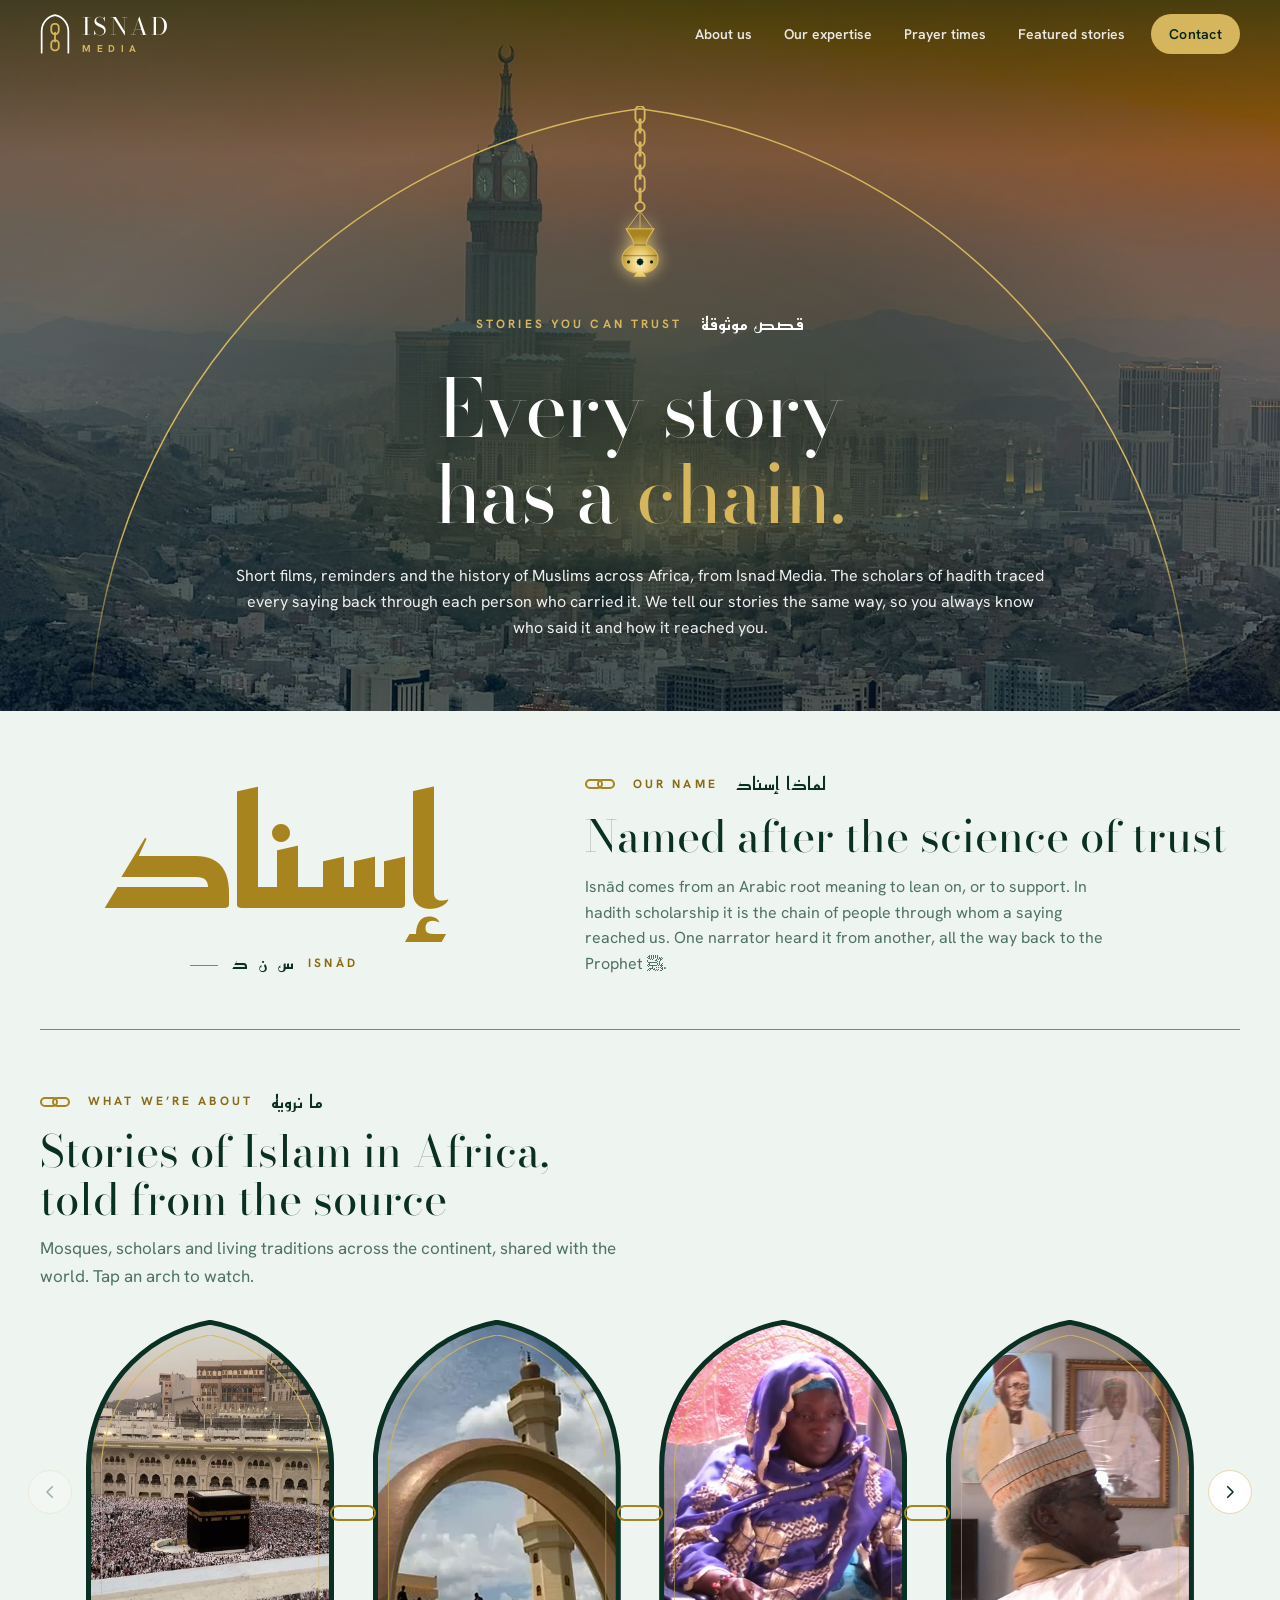
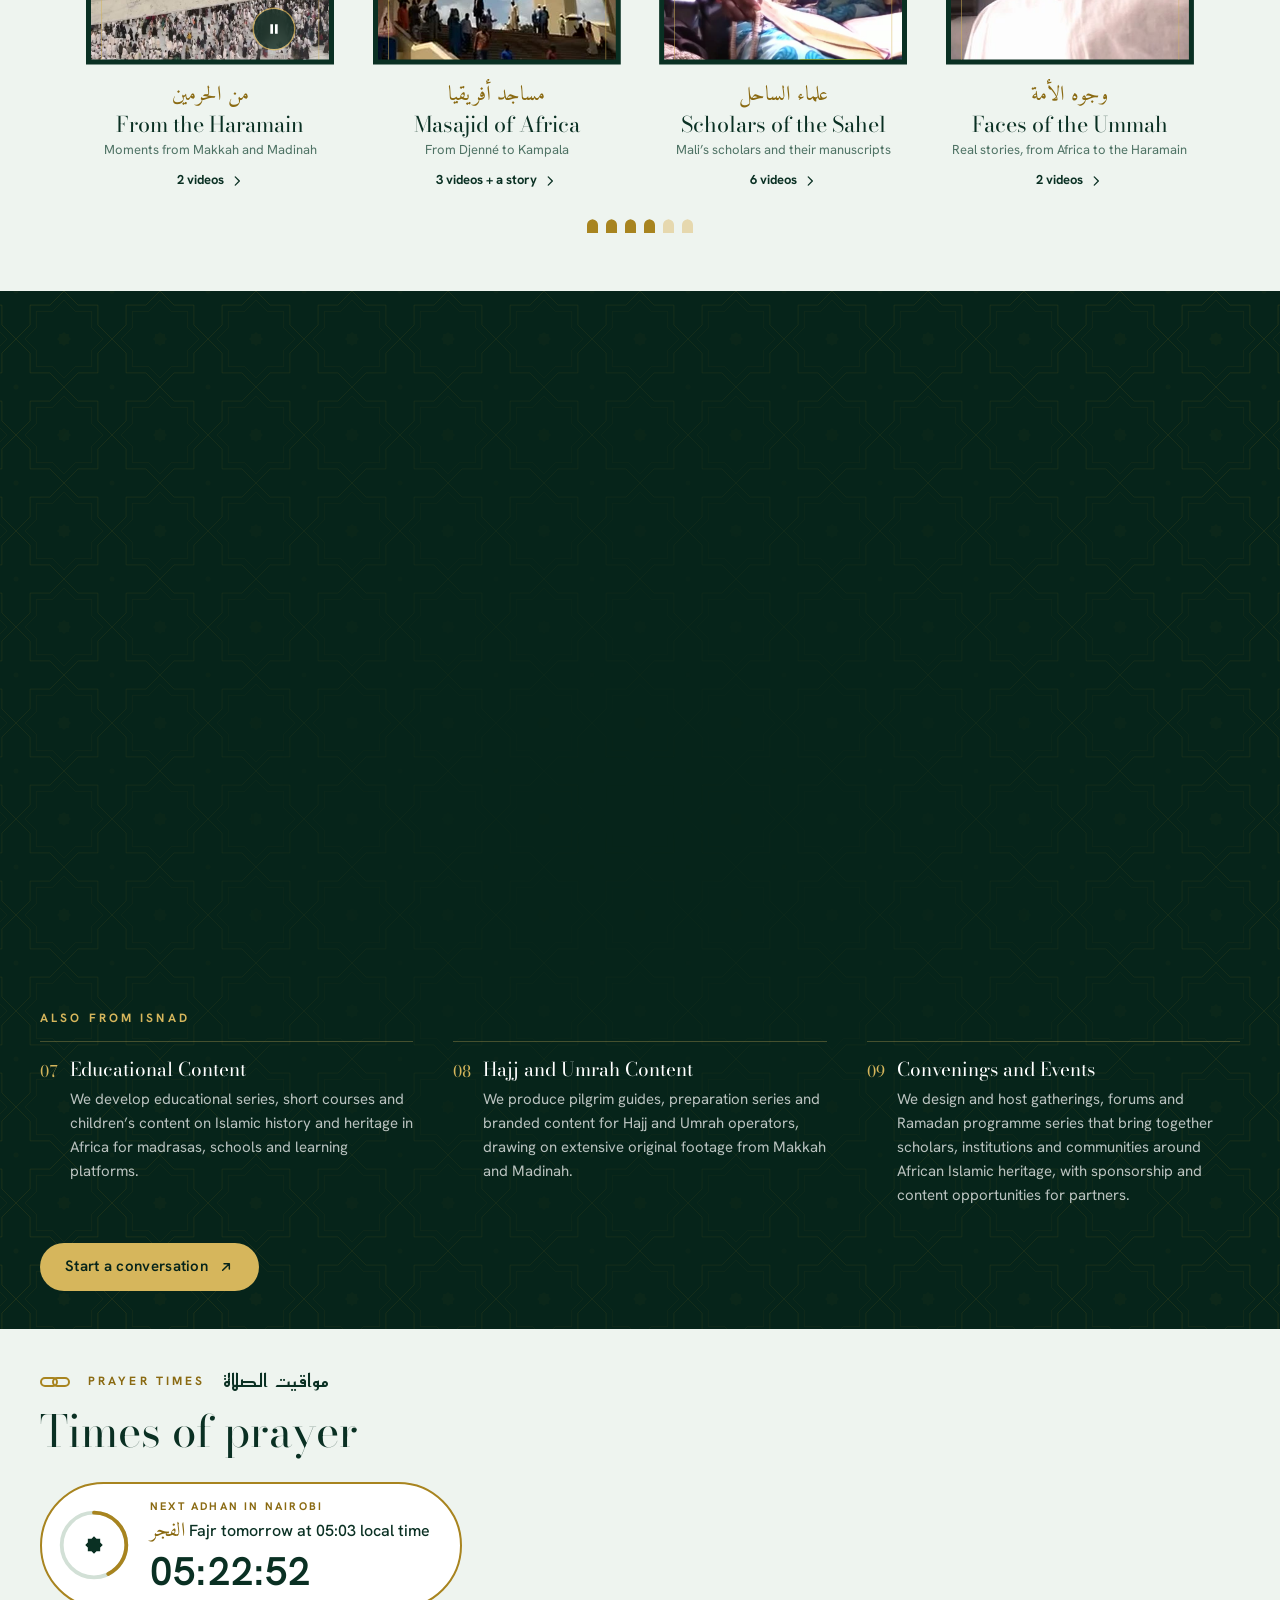
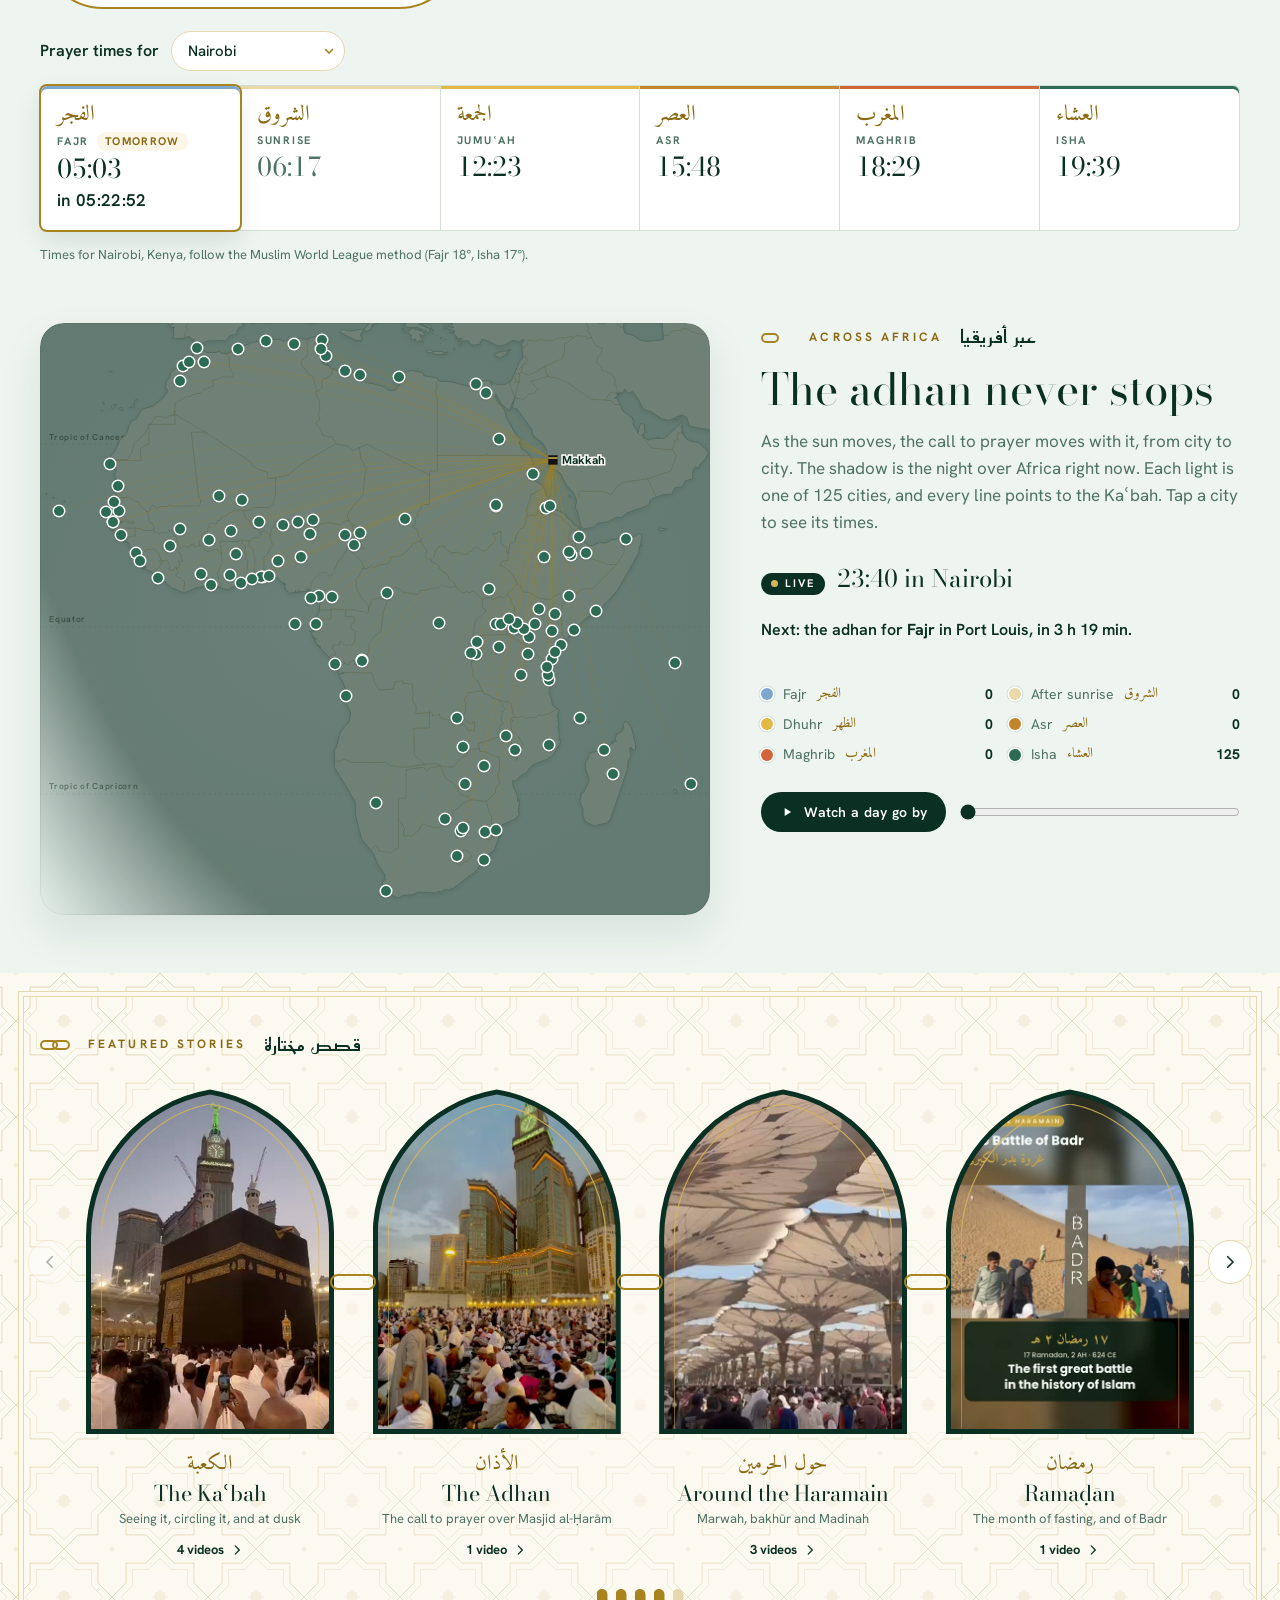
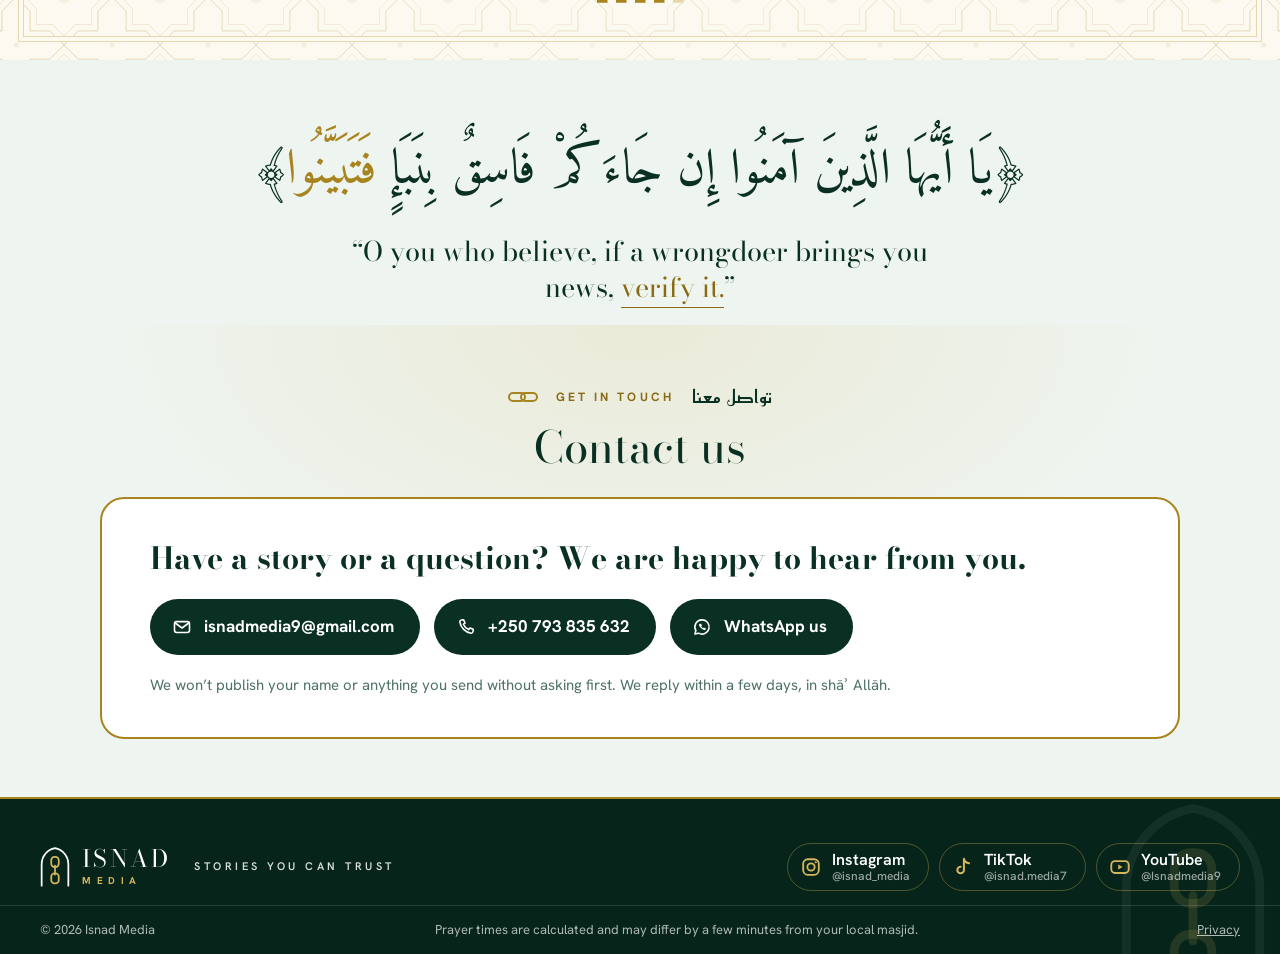
<file: index.html>
<!doctype html>
<html lang="en">
<head>
<meta charset="utf-8">
<meta name="viewport" content="width=device-width, initial-scale=1, viewport-fit=cover">
<title>Isnad Media</title>
<meta name="description" content="Isnad Media: short films, reminders and stories of Muslims across Africa, told with their sources. We also produce films, translate and verify content, and train and advise Islamic institutions.">
<meta name="theme-color" content="#06241A">
<link rel="icon" href="assets/favicon-32.png" sizes="32x32" type="image/png">
<link rel="icon" href="assets/isnad-mark.svg" type="image/svg+xml">
<link rel="apple-touch-icon" href="assets/apple-touch-icon.png">
<link rel="manifest" href="site.webmanifest">
<!-- How the page looks when its link is shared. Once the site has its address, write og:image as the full address, e.g. https://example.org/assets/share.jpg -->
<meta property="og:type" content="website">
<meta property="og:site_name" content="Isnad Media">
<meta property="og:title" content="Isnad Media: every story has a chain">
<meta property="og:description" content="Short films, reminders and stories of Muslims across Africa, told with their sources.">
<meta property="og:image" content="assets/share.jpg">
<meta property="og:image:width" content="1200">
<meta property="og:image:height" content="630">
<meta property="og:image:alt" content="The Isnad Media logo beside the Kaʿbah, seen through an arch.">
<meta name="twitter:card" content="summary_large_image">
<!-- Who Isnad Media is, for search engines. Once the site has its address, add "url" and "logo" as full addresses. -->
<script type="application/ld+json">
{
  "@context": "https://schema.org",
  "@type": "Organization",
  "name": "Isnad Media",
  "alternateName": "إسناد",
  "description": "Short films, reminders and stories of Muslims across Africa, told with their sources.",
  "email": "isnadmedia9@gmail.com",
  "telephone": "+250793835632",
  "sameAs": [
    "https://www.instagram.com/isnad_media",
    "https://www.tiktok.com/@isnad.media7",
    "https://www.youtube.com/@Isnadmedia9"
  ]
}
</script>
<link rel="preconnect" href="https://fonts.googleapis.com">
<link rel="preconnect" href="https://fonts.gstatic.com" crossorigin>
<link rel="stylesheet" href="https://fonts.googleapis.com/css2?family=Amiri:wght@400;700&family=Bodoni+Moda:opsz,wght@6..96,500;6..96,700&family=Hanken+Grotesk:wght@400;500;600;700&family=Reem+Kufi:wght@500;700&display=swap">
<link rel="preload" as="image" href="assets/makkah-sunset.jpg">
<link rel="stylesheet" href="css/styles.css?v=89">
</head>
<body>

<svg class="sprite" aria-hidden="true" focusable="false">
  <defs>
    <!-- The pointed arch from the logo, in box units, for clipping artwork -->
    <clipPath id="archClip" clipPathUnits="objectBoundingBox"><path d="M0 1V0.426A0.6 0.432 0 0 1 0.5 0A0.6 0.432 0 0 1 1 0.426V1Z"/></clipPath>
  </defs>
  <!-- The same arch as a line, for the gold inside the frames of the arch strip -->
  <symbol id="archLine" viewBox="0 0 1 1" preserveAspectRatio="none"><path d="M0 1V0.426A0.6 0.432 0 0 1 0.5 0A0.6 0.432 0 0 1 1 0.426V1" vector-effect="non-scaling-stroke"/></symbol>
  <symbol id="mark" viewBox="0 0 272 362">
    <path d="M15 350V155A147.4 147.4 0 0 1 136 10A147.4 147.4 0 0 1 257 155V350" style="fill:none;stroke:var(--mark-arch);stroke-width:16;stroke-linecap:round;stroke-linejoin:round"/>
    <g style="fill:none;stroke:var(--mark-chain);stroke-width:16;stroke-linecap:round">
      <rect x="102" y="90" width="68" height="92" rx="30"/>
      <rect x="102" y="238" width="68" height="92" rx="30"/>
      <path d="M136 168V250"/>
    </g>
  </symbol>
  <symbol id="i-play" viewBox="0 0 24 24"><path d="M8 5.2v13.6L19 12z" style="fill:currentColor"/></symbol>
  <symbol id="i-pause" viewBox="0 0 24 24"><path d="M6.5 5h4v14h-4zM13.5 5h4v14h-4z" style="fill:currentColor"/></symbol>
  <symbol id="star" viewBox="0 0 24 24"><path d="M6 6h12v12H6zM12 3.5l8.5 8.5-8.5 8.5L3.5 12z" style="fill:currentColor"/></symbol>
  <symbol id="i-instagram" viewBox="0 0 24 24"><rect x="3.5" y="3.5" width="17" height="17" rx="5" style="fill:none;stroke:currentColor;stroke-width:2"/><circle cx="12" cy="12" r="4" style="fill:none;stroke:currentColor;stroke-width:2"/><circle cx="17.2" cy="6.8" r="1.2" style="fill:currentColor"/></symbol>
  <symbol id="i-youtube" viewBox="0 0 24 24"><rect x="2.5" y="5.5" width="19" height="13" rx="4" style="fill:none;stroke:currentColor;stroke-width:2"/><path d="M10 9.2v5.6l4.8-2.8z" style="fill:currentColor"/></symbol>
  <symbol id="i-tiktok" viewBox="0 0 24 24"><path d="M13 3v12.2a3.6 3.6 0 1 1-3.6-3.6M13 3c.6 2.8 2.6 4.6 5.6 4.8" style="fill:none;stroke:currentColor;stroke-width:2.2;stroke-linecap:round;stroke-linejoin:round"/></symbol>
  <symbol id="i-arrow" viewBox="0 0 24 24"><path d="M7 17L17 7M9 7h8v8" style="fill:none;stroke:currentColor;stroke-width:2.2;stroke-linecap:round;stroke-linejoin:round"/></symbol>
  <symbol id="i-whatsapp" viewBox="0 0 24 24"><path d="M12 3.5a8.5 8.5 0 0 0-7.4 12.7L3.5 20.5l4.4-1.1A8.5 8.5 0 1 0 12 3.5z" style="fill:none;stroke:currentColor;stroke-width:1.9;stroke-linejoin:round"/><path d="M9.2 8.6c.3-.6.6-.6.9-.6h.5c.2 0 .4.1.5.4l.7 1.6c.1.2 0 .5-.1.7l-.5.6c.4.9 1.2 1.7 2.1 2.1l.6-.5c.2-.2.5-.2.7-.1l1.6.7c.3.1.4.3.4.5v.5c0 .3 0 .6-.6.9-.5.3-1.6.5-3.4-.6-1.4-.8-2.6-2-3.4-3.4-1.1-1.8-.9-2.9-.6-3.4z" style="fill:currentColor"/></symbol>
  <symbol id="i-phone" viewBox="0 0 24 24"><path d="M6.6 3.6l2.6-.3 1.6 4-1.9 1.4a11.5 11.5 0 0 0 6.4 6.4l1.4-1.9 4 1.6-.3 2.6a2.3 2.3 0 0 1-2.4 2A16.2 16.2 0 0 1 4.6 6a2.3 2.3 0 0 1 2-2.4z" style="fill:none;stroke:currentColor;stroke-width:1.9;stroke-linejoin:round"/></symbol>
  <symbol id="i-mail" viewBox="0 0 24 24"><rect x="3" y="5.5" width="18" height="13" rx="2.5" style="fill:none;stroke:currentColor;stroke-width:1.9"/><path d="M3.8 7.2l8.2 6 8.2-6" style="fill:none;stroke:currentColor;stroke-width:1.9;stroke-linecap:round;stroke-linejoin:round"/></symbol>
  <symbol id="i-menu" viewBox="0 0 24 24"><path d="M4 7h16M4 12h16M4 17h16" style="fill:none;stroke:currentColor;stroke-width:2.2;stroke-linecap:round"/></symbol>
  <symbol id="i-close" viewBox="0 0 24 24"><path d="M6 6l12 12M18 6L6 18" style="fill:none;stroke:currentColor;stroke-width:2.2;stroke-linecap:round"/></symbol>
  <symbol id="i-prev" viewBox="0 0 24 24"><path d="M15 5l-7 7 7 7" style="fill:none;stroke:currentColor;stroke-width:2.2;stroke-linecap:round;stroke-linejoin:round"/></symbol>
  <symbol id="i-next" viewBox="0 0 24 24"><path d="M9 5l7 7-7 7" style="fill:none;stroke:currentColor;stroke-width:2.2;stroke-linecap:round;stroke-linejoin:round"/></symbol>
</svg>

<a class="skip" href="#main">Skip to content</a>

<header class="site-header">
  <div class="wrap site-header__inner">
    <a class="brand" href="#top" aria-label="Isnad Media, back to the top">
      <svg class="brand__mark" aria-hidden="true"><use href="#mark"/></svg>
      <span class="brand__word"><span class="brand__name">ISNAD</span><span class="brand__sub">MEDIA</span></span>
    </a>
    <nav class="site-nav" id="siteNav" aria-label="Sections">
      <a href="#our-name">About us</a>
      <a href="#services">Our expertise</a>
      <a href="#prayer-times">Prayer times</a>
      <a href="#haramain">Featured stories</a>
      <a class="site-nav__cta" href="#contact">Contact</a>
    </nav>
    <!-- Phones: the sections open as a list under the bar. -->
    <button class="menu-btn" type="button" aria-expanded="false" aria-controls="siteNav">
      <svg class="menu-btn__open" aria-hidden="true"><use href="#i-menu"/></svg>
      <svg class="menu-btn__close" aria-hidden="true"><use href="#i-close"/></svg>
      <span>Menu</span>
    </button>
  </div>
</header>

<main id="main" tabindex="-1">

<section class="hero" id="top" aria-labelledby="hero-title">
  <div class="wrap hero__inner">
    <!-- Behind it all, Makkah at sunset (assets/makkah-sunset.jpg, set in css/styles.css). Over the photo, a mihrab drawn in a gold line. From its point a chain is let down link by link, as a narration is handed down,
         and at its end a mosque lamp, the logo's star on its glass, lights once the last link is in place. -->
    <div class="hero__mihrab" aria-hidden="true">
      <svg class="hero__arch" viewBox="0 0 200 114.5" preserveAspectRatio="xMidYMax meet"><path d="M0 114.5A115 115 0 0 1 100 .5A115 115 0 0 1 200 114.5" pathLength="1"/></svg>
      <span class="hero__leg hero__leg--l"></span><span class="hero__leg hero__leg--r"></span>
      <svg class="hero__lamp" viewBox="0 0 60 224">
        <defs>
          <radialGradient id="lampGlass" cx="50%" cy="72%" r="60%"><stop offset="0" stop-color="#FFF4CC"/><stop offset=".45" stop-color="#E9C96E"/><stop offset="1" stop-color="#A8841F"/></radialGradient>
        </defs>
        <!-- links face-on and edge-on in turn, interlocked like a real chain -->
        <g class="hero__chain">
          <rect class="hero__link" style="--i:0" x="24" y="0" width="12" height="22" rx="6"/>
          <path class="hero__link" style="--i:1" d="M30 18V34"/>
          <rect class="hero__link" style="--i:2" x="24" y="30" width="12" height="22" rx="6"/>
          <path class="hero__link" style="--i:3" d="M30 48V64"/>
          <rect class="hero__link" style="--i:4" x="24" y="60" width="12" height="22" rx="6"/>
          <path class="hero__link" style="--i:5" d="M30 78V94"/>
          <rect class="hero__link" style="--i:6" x="24" y="90" width="12" height="22" rx="6"/>
          <path class="hero__link" style="--i:7" d="M30 108V124"/>
          <circle class="hero__link" style="--i:8" cx="30" cy="131" r="6"/>
        </g>
        <g class="hero__lantern">
          <path class="hero__cords" d="M30 137L13 160M30 137V160M30 137L47 160"/>
          <path class="hero__glass" d="M12 160H48C44 168 38 173 38 181C50 185 55 195 53 203C51 213 41 217 35 217L37 222H23L25 217C19 217 9 213 7 203C5 195 10 185 22 181C22 173 16 168 12 160Z"/>
          <path class="hero__bands" d="M22 181H38M8 195H52"/>
          <use class="hero__medallion" href="#star" x="23" y="196" width="14" height="14"/>
          <circle class="hero__medallion" cx="15" cy="203" r="2"/><circle class="hero__medallion" cx="45" cy="203" r="2"/>
        </g>
      </svg>
    </div>
    <div class="hero__copy">
      <p class="eyebrow eyebrow--hero"><span>Stories you can trust</span><span class="eyebrow__ar" lang="ar" dir="rtl">قصص موثوقة</span></p>
      <h1 id="hero-title">Every story has a <span class="gold">chain.</span></h1>
      <p class="hero__lead">Short films, reminders and the history of Muslims across Africa, from Isnad Media. The scholars of hadith traced every saying back through each person who carried it. We tell our stories the same way, so you always know who said it and how it reached you.</p>
    </div>
  </div>
</section>

<section class="section" id="our-name" aria-labelledby="name-title">
  <div class="wrap name">
    <div class="name__mark" aria-hidden="true">
      <p class="name__ar" lang="ar" dir="rtl">إسناد</p>
      <p class="name__root"><span lang="ar" dir="rtl">س ن د</span><span>Isnād</span></p>
    </div>
    <div class="name__head">
      <p class="eyebrow"><span>Our name</span><span class="eyebrow__ar" lang="ar" dir="rtl">لماذا إسناد</span></p>
      <h2 id="name-title">Named after the science of trust</h2>
      <p>Isnād comes from an Arabic root meaning to lean on, or to support. In hadith scholarship it is the chain of people through whom a saying reached us. One narrator heard it from another, all the way back to the Prophet ﷺ.</p>
    </div>
    <hr class="name__line">
  </div>
</section>

<section class="section" id="find" aria-labelledby="find-title">
  <div class="wrap">
    <header class="section__head">
      <p class="eyebrow"><span>What we’re about</span><span class="eyebrow__ar" lang="ar" dir="rtl">ما نرويه</span></p>
      <h2 id="find-title">Stories of Islam in Africa, told from the source</h2>
      <p class="section__lead">Mosques, scholars and living traditions across the continent, shared with the world. Tap an arch to watch.</p>
    </header>

    <!-- One arch for each thing Isnad covers. Each opens its shelf of films; a film can be on two shelves at most. -->
    <div class="strip">
      <ol class="arcade arcade--strip" data-strip>
        <li class="arcade__bay" data-ambient>
          <div class="arcade__frame">
            <div class="arcade__arch">
              <span class="arcade__window"><video src="assets/haramain/tawaf-arch.mp4" poster="assets/haramain/tawaf-arch.jpg" muted loop playsinline preload="metadata" aria-label="Pilgrims in white circling the Kaʿbah in Masjid al-Ḥarām, Makkah, late in the day."></video></span>
              <svg class="arcade__line" aria-hidden="true"><use href="#archLine"/></svg>
            </div>
            <button class="hold" type="button" data-ambient-toggle aria-label="Pause the moving picture">
              <svg class="hold__pause" aria-hidden="true"><use href="#i-pause"/></svg>
              <svg class="hold__play" aria-hidden="true"><use href="#i-play"/></svg>
            </button>
          </div>
          <p class="piece__ar" lang="ar" dir="rtl">من الحرمين</p>
          <h3 class="piece__title"><button class="strip__btn" type="button" aria-expanded="false" aria-controls="shelf-haramain" data-shelf>From the Haramain</button></h3>
          <p class="piece__text">Moments from Makkah and Madinah</p>
          <p class="strip__more" aria-hidden="true"><span class="strip__count">2 videos</span><svg><use href="#i-next"/></svg></p>
        </li>
        <li class="arcade__bay">
          <div class="arcade__frame">
            <div class="arcade__arch">
              <span class="arcade__window"><img src="assets/video/masajid-of-africa-uganda-sm.jpg" width="1280" height="720" style="object-position: 68% 50%" alt="The minaret of the Uganda National Mosque, Kampala, framed by its great arch against a cloudy sky."></span>
              <svg class="arcade__line" aria-hidden="true"><use href="#archLine"/></svg>
            </div>
          </div>
          <p class="piece__ar" lang="ar" dir="rtl">مساجد أفريقيا</p>
          <h3 class="piece__title"><button class="strip__btn" type="button" aria-expanded="false" aria-controls="shelf-masajid" data-shelf>Masajid of Africa</button></h3>
          <p class="piece__text">From Djenné to Kampala</p>
          <p class="strip__more" aria-hidden="true"><span class="strip__count">3 videos + a story</span><svg><use href="#i-next"/></svg></p>
        </li>
        <li class="arcade__bay">
          <div class="arcade__frame">
            <div class="arcade__arch">
              <span class="arcade__window"><img src="assets/video/scholars-of-the-sahel-arch.jpg" width="720" height="1000" loading="lazy" alt="A woman in a purple shawl with a book open on her lap, at a study circle in Mali."></span>
              <svg class="arcade__line" aria-hidden="true"><use href="#archLine"/></svg>
            </div>
          </div>
          <p class="piece__ar" lang="ar" dir="rtl">علماء الساحل</p>
          <h3 class="piece__title"><button class="strip__btn" type="button" aria-expanded="false" aria-controls="shelf-scholars" data-shelf>Scholars of the Sahel</button></h3>
          <p class="piece__text">Mali’s scholars and their manuscripts</p>
          <p class="strip__more" aria-hidden="true"><span class="strip__count">6 videos</span><svg><use href="#i-next"/></svg></p>
        </li>
        <li class="arcade__bay">
          <div class="arcade__frame">
            <div class="arcade__arch">
              <span class="arcade__window"><img src="assets/video/mali-west-africa-changed-sm.jpg?v=4" width="1280" height="720" loading="lazy" style="object-position: 4% 50%" alt="Thierno Hady Thiam, dressed in white, looking at framed portraits on his wall."></span>
              <svg class="arcade__line" aria-hidden="true"><use href="#archLine"/></svg>
            </div>
          </div>
          <p class="piece__ar" lang="ar" dir="rtl">وجوه الأمة</p>
          <h3 class="piece__title"><button class="strip__btn" type="button" aria-expanded="false" aria-controls="shelf-faces" data-shelf>Faces of the Ummah</button></h3>
          <p class="piece__text">Real stories, from Africa to the Haramain</p>
          <p class="strip__more" aria-hidden="true"><span class="strip__count">2 videos</span><svg><use href="#i-next"/></svg></p>
        </li>
        <li class="arcade__bay">
          <div class="arcade__frame">
            <div class="arcade__arch">
              <span class="arcade__window"><img src="assets/video/mali-manuscripts-sm.jpg?v=4" width="1280" height="720" loading="lazy" alt="Shelves of old books and bound volumes."></span>
              <svg class="arcade__line" aria-hidden="true"><use href="#archLine"/></svg>
            </div>
          </div>
          <p class="piece__ar" lang="ar" dir="rtl">تاريخ المسلمين في أفريقيا</p>
          <h3 class="piece__title"><button class="strip__btn" type="button" aria-expanded="false" aria-controls="shelf-history" data-shelf>African Muslim History</button></h3>
          <p class="piece__text">From Abyssinia to the Swahili coast</p>
          <p class="strip__more" aria-hidden="true"><span class="strip__count">6 videos</span><svg><use href="#i-next"/></svg></p>
        </li>
        <li class="arcade__bay">
          <div class="arcade__frame">
            <div class="arcade__arch">
              <span class="arcade__window"><img src="assets/video/masajid-of-africa-jumuah-arch.jpg" width="720" height="1000" loading="lazy" alt="A khatib on the minbar, giving the Friday khutbah to the congregation."></span>
              <svg class="arcade__line" aria-hidden="true"><use href="#archLine"/></svg>
            </div>
          </div>
          <p class="piece__ar" lang="ar" dir="rtl">تذكير</p>
          <h3 class="piece__title"><button class="strip__btn" type="button" aria-expanded="false" aria-controls="shelf-reminders" data-shelf>Reminders</button></h3>
          <p class="piece__text">Qurʾān and Sunnah, always sourced</p>
          <p class="strip__more" aria-hidden="true"><span class="strip__count">1 video</span><svg><use href="#i-next"/></svg></p>
        </li>
      </ol>
      <div class="deck__bar strip__bar">
        <button class="deck__btn" type="button" data-strip-step="-1" aria-label="Previous arches"><svg aria-hidden="true"><use href="#i-prev"/></svg></button>
        <span class="strip__dots" aria-hidden="true"><span class="strip__dot"></span><span class="strip__dot"></span><span class="strip__dot"></span><span class="strip__dot"></span><span class="strip__dot"></span><span class="strip__dot"></span></span>
        <button class="deck__btn" type="button" data-strip-step="1" aria-label="Next arches"><svg aria-hidden="true"><use href="#i-next"/></svg></button>
      </div>
    </div>

    <div class="shelf" id="shelf-haramain" role="region" aria-label="From the Haramain: videos" data-gallery hidden>
      <ul class="shelf__films">
        <li class="shelf__film" data-piece>
          <button class="shelf__thumb" type="button" data-full="assets/video/from-the-haramain-madinah.mp4?v=3" data-preview="assets/video/previews/from-the-haramain-madinah.mp4" data-full-kind="film" data-full-poster="assets/video/from-the-haramain-madinah.jpg?v=4">
            <img src="assets/video/from-the-haramain-madinah-sm.jpg?v=4" width="1280" height="720" loading="lazy" alt="">
            <span class="shelf__play" aria-hidden="true"><svg><use href="#i-play"/></svg></span>
            <span class="shelf__len" aria-hidden="true">1:30</span>
            <span class="shelf__progress" aria-hidden="true"><span></span></span>
            <span class="sr-only">Watch The recitation at the next table, 1:30</span>
          </button>
          <p class="shelf__series"><span>From the Haramain</span><span class="piece__ar" lang="ar" dir="rtl">من الحرمين</span></p>
          <h4 class="piece__title">The recitation at the next table</h4>
          <p class="piece__text">A waiter in Madinah, reciting Sūrat an-Nūr as he works</p>
        </li>
        <li class="shelf__film" data-piece>
          <button class="shelf__thumb" type="button" data-full="assets/haramain/films/haram-at-night.mp4" data-preview="assets/haramain/films/previews/haram-at-night.mp4" data-full-kind="film" data-full-poster="assets/haramain/films/haram-at-night.jpg">
            <img src="assets/haramain/films/haram-at-night-sm.jpg" width="960" height="540" loading="lazy" alt="">
            <span class="shelf__play" aria-hidden="true"><svg><use href="#i-play"/></svg></span>
            <span class="shelf__len" aria-hidden="true">0:03</span>
            <span class="shelf__progress" aria-hidden="true"><span></span></span>
            <span class="sr-only">Watch The Haram at night, 0:03</span>
          </button>
          <p class="shelf__series"><span>From the Haramain</span><span class="piece__ar" lang="ar" dir="rtl">من الحرمين</span></p>
          <h4 class="piece__title">The Haram at night</h4>
          <p class="piece__text">Masjid al-Ḥarām lit up after dark, its minarets bright and its courtyards full of worshippers</p>
        </li>
      </ul>
    </div>
    <div class="shelf shelf--story" id="shelf-masajid" role="region" aria-label="Masajid of Africa: a photo story, videos and photos" data-gallery hidden>
      <!-- A photo story first: one of our Instagram stories as a stack of pages. Drag the top one away, use the arrows
           or pick a page from the list; tap it to read it in full. -->
      <article class="story" aria-labelledby="story-title">
        <div class="story__text">
          <p class="shelf__series"><span>Photo story · Djenné, Mali</span><span class="piece__ar" lang="ar" dir="rtl">جينيه، مالي</span></p>
          <h4 class="story__title" id="story-title">Rebuilt by hand, <span class="gold">every year</span></h4>
          <p class="story__lead" id="story-lead">The Great Mosque of Djenné is the largest mud-brick building on earth. Before the rains, the whole town climbs its walls and re-plasters them by hand.</p>
          <ol class="story__pages" aria-label="Pages">
            <li><button class="story__go" type="button" data-go="0"><span class="story__n">01</span>Rebuilt by hand</button></li>
            <li><button class="story__go" type="button" data-go="1"><span class="story__n">02</span>The Great Mosque</button></li>
            <li><button class="story__go" type="button" data-go="2"><span class="story__n">03</span>The toron</button></li>
            <li><button class="story__go" type="button" data-go="3"><span class="story__n">04</span>The Crépissage</button></li>
            <li><button class="story__go" type="button" data-go="4"><span class="story__n">05</span>700 years</button></li>
            <li><button class="story__go" type="button" data-go="5"><span class="story__n">06</span>1907</button></li>
            <li><button class="story__go" type="button" data-go="6"><span class="story__n">07</span>Why it lasts</button></li>
            <li><button class="story__go" type="button" data-go="7"><span class="story__n">08</span>Djenné, Mali</button></li>
          </ol>
        </div>
        <div class="deck" role="region" aria-roledescription="carousel" aria-label="Djenné, Mali: the story in 8 pages" aria-describedby="story-lead" data-deck data-gallery>
          <div class="deck__stage">
            <ol class="deck__pages">
              <li class="deck__page" data-piece aria-roledescription="slide" aria-label="1 of 8: Rebuilt by hand">
                <button class="deck__card" type="button" data-full="assets/masajid/djenne-1.jpg">
                  <img src="assets/masajid/djenne-1.jpg" width="1080" height="1350" alt="The Great Mosque of Djenné, its mud-brick towers against a blue sky, with the words: “This mosque is rebuilt by hand. Every single year.”" loading="lazy" draggable="false">
                  <span class="sr-only">See in full</span>
                </button>
                <span class="piece__title" hidden>Rebuilt by hand</span><span class="piece__text" hidden>Djenné, Mali · 1 of 8</span>
              </li>
              <li class="deck__page" data-piece aria-roledescription="slide" aria-label="2 of 8: The Great Mosque">
                <button class="deck__card" type="button" data-full="assets/masajid/djenne-2.jpg">
                  <img src="assets/masajid/djenne-2.jpg" width="1080" height="1350" alt="The Great Mosque of Djenné, its central tower bristling with wooden beams, with the words: “The Great Mosque of Djenné, Mali. The largest mud-brick building on earth.”" loading="lazy" draggable="false">
                  <span class="sr-only">See in full</span>
                </button>
                <span class="piece__title" hidden>The Great Mosque</span><span class="piece__text" hidden>Djenné, Mali · 2 of 8</span>
              </li>
              <li class="deck__page" data-piece aria-roledescription="slide" aria-label="3 of 8: The toron">
                <button class="deck__card" type="button" data-full="assets/masajid/djenne-3.jpg">
                  <img src="assets/masajid/djenne-3.jpg" width="1080" height="1350" alt="Wooden beams jutting from the mosque’s mud walls, framed by green leaves, with the words: “Those wooden spikes aren’t decoration. They’re toron: bundles of palm wood built into the walls as permanent scaffolding.”" loading="lazy" draggable="false">
                  <span class="sr-only">See in full</span>
                </button>
                <span class="piece__title" hidden>The toron</span><span class="piece__text" hidden>Djenné, Mali · 3 of 8</span>
              </li>
              <li class="deck__page" data-piece aria-roledescription="slide" aria-label="4 of 8: The Crépissage">
                <button class="deck__card" type="button" data-full="assets/masajid/djenne-4.jpg">
                  <img src="assets/masajid/djenne-4.jpg" width="1080" height="1350" loading="lazy" alt="The mosque’s towers, studded with toron, against the sky, with the words: “Each year, before the rains, the whole town climbs them. Families mix fresh mud and re-plaster every wall. They call it the Crépissage.”" loading="lazy" draggable="false">
                  <span class="sr-only">See in full</span>
                </button>
                <span class="piece__title" hidden>The Crépissage</span><span class="piece__text" hidden>Djenné, Mali · 4 of 8</span>
              </li>
              <li class="deck__page" data-piece aria-roledescription="slide" aria-label="5 of 8: 700 years">
                <button class="deck__card" type="button" data-full="assets/masajid/djenne-5.jpg">
                  <img src="assets/masajid/djenne-5.jpg" width="1080" height="1350" loading="lazy" alt="A dark brown page patterned with rows of toron, with the words: “Since the 13th century. A mosque has stood on this ground for over 700 years. Tradition says King Koi Konboro embraced Islam and turned his palace into a place of prayer.”" loading="lazy" draggable="false">
                  <span class="sr-only">See in full</span>
                </button>
                <span class="piece__title" hidden>700 years</span><span class="piece__text" hidden>Djenné, Mali · 5 of 8</span>
              </li>
              <li class="deck__page" data-piece aria-roledescription="slide" aria-label="6 of 8: 1907">
                <button class="deck__card" type="button" data-full="assets/masajid/djenne-6.jpg">
                  <img src="assets/masajid/djenne-6.jpg" width="1080" height="1350" loading="lazy" alt="The mosque’s main front, lit by the sun, with the words: “1907. The mosque you see today was raised by Djenné’s guild of master masons.”" loading="lazy" draggable="false">
                  <span class="sr-only">See in full</span>
                </button>
                <span class="piece__title" hidden>1907</span><span class="piece__text" hidden>Djenné, Mali · 6 of 8</span>
              </li>
              <li class="deck__page" data-piece aria-roledescription="slide" aria-label="7 of 8: Why it lasts">
                <button class="deck__card" type="button" data-full="assets/masajid/djenne-7.jpg">
                  <img src="assets/masajid/djenne-7.jpg" width="1080" height="1350" loading="lazy" alt="A sand-coloured page patterned with rows of toron, with the words: “It doesn’t last because it’s strong. It lasts because people keep coming back for it.”" loading="lazy" draggable="false">
                  <span class="sr-only">See in full</span>
                </button>
                <span class="piece__title" hidden>Why it lasts</span><span class="piece__text" hidden>Djenné, Mali · 7 of 8</span>
              </li>
              <li class="deck__page" data-piece aria-roledescription="slide" aria-label="8 of 8: Djenné, Mali">
                <button class="deck__card" type="button" data-full="assets/masajid/djenne-8.jpg">
                  <img src="assets/masajid/djenne-8.jpg" width="1080" height="1350" loading="lazy" alt="The mosque in shadow, with the words: “Masajid of Africa. Djenné, Mali. Stories of Islam in Africa, told from the source. Isnad. Follow for more mosques across the continent.”" loading="lazy" draggable="false">
                  <span class="sr-only">See in full</span>
                </button>
                <span class="piece__title" hidden>Djenné, Mali</span><span class="piece__text" hidden>Djenné, Mali · 8 of 8</span>
              </li>
            </ol>
          </div>
          <div class="deck__bar">
            <button class="deck__btn" type="button" data-step="-1" aria-label="Previous page"><svg aria-hidden="true"><use href="#i-prev"/></svg></button>
            <p class="deck__count" aria-live="polite"><span class="deck__now">01</span> / 08</p>
            <button class="deck__btn" type="button" data-step="1" aria-label="Next page"><svg aria-hidden="true"><use href="#i-next"/></svg></button>
          </div>
        </div>
      </article>
      <ul class="shelf__films">
        <li class="shelf__film" data-piece>
          <button class="shelf__thumb" type="button" data-full="assets/video/masajid-of-africa-uganda.mp4" data-preview="assets/video/previews/masajid-of-africa-uganda.mp4" data-full-kind="film" data-full-poster="assets/video/masajid-of-africa-uganda.jpg">
            <img src="assets/video/masajid-of-africa-uganda-sm.jpg" width="1280" height="720" loading="lazy" alt="">
            <span class="shelf__play" aria-hidden="true"><svg><use href="#i-play"/></svg></span>
            <span class="shelf__len" aria-hidden="true">0:46</span>
            <span class="shelf__progress" aria-hidden="true"><span></span></span>
            <span class="sr-only">Watch Uganda National Mosque, 0:46</span>
          </button>
          <p class="shelf__series"><span>Masajid of Africa</span><span class="piece__ar" lang="ar" dir="rtl">مساجد أفريقيا</span></p>
          <h4 class="piece__title">Uganda National Mosque</h4>
          <p class="piece__text">In Old Kampala: work began in 1972, it took 35 years to open, and up to 20,000 can pray here</p>
        </li>
        <li class="shelf__film" data-piece>
          <button class="shelf__thumb" type="button" data-full="assets/video/masajid-of-africa-jumuah.mp4?v=3" data-preview="assets/video/previews/masajid-of-africa-jumuah.mp4" data-full-kind="film" data-full-poster="assets/video/masajid-of-africa-jumuah.jpg?v=4">
            <img src="assets/video/masajid-of-africa-jumuah-sm.jpg?v=4" width="1280" height="720" loading="lazy" alt="">
            <span class="shelf__play" aria-hidden="true"><svg><use href="#i-play"/></svg></span>
            <span class="shelf__len" aria-hidden="true">0:53</span>
            <span class="shelf__progress" aria-hidden="true"><span></span></span>
            <span class="sr-only">Watch Jumuʿah, 0:53</span>
          </button>
          <p class="shelf__series"><span>Masajid of Africa</span><span class="piece__ar" lang="ar" dir="rtl">مساجد أفريقيا</span></p>
          <h4 class="piece__title">Jumuʿah</h4>
          <p class="piece__text">The khutbah’s call of Āl ʿImrān 3:102, with its source on screen</p>
        </li>
        <li class="shelf__film" data-piece>
          <button class="shelf__thumb" type="button" data-full="assets/video/djibouti-night.mp4" data-preview="assets/video/previews/djibouti-night.mp4" data-full-kind="film" data-full-poster="assets/video/djibouti-night.jpg">
            <img src="assets/video/djibouti-night-sm.jpg" width="1280" height="720" loading="lazy" alt="">
            <span class="shelf__play" aria-hidden="true"><svg><use href="#i-play"/></svg></span>
            <span class="shelf__len" aria-hidden="true">0:35</span>
            <span class="shelf__progress" aria-hidden="true"><span></span></span>
            <span class="sr-only">Watch A night in Djibouti, 0:35</span>
          </button>
          <p class="shelf__series"><span>Masajid of Africa</span><span class="piece__ar" lang="ar" dir="rtl">مساجد أفريقيا</span></p>
          <h4 class="piece__title">A night in Djibouti</h4>
          <p class="piece__text">The evening crowd on a street beside a masjid</p>
        </li>
      </ul>
      <!-- Two photos from inside a masjid in Merkato, Addis Ababa (the masjid of our Merkato film). Tapping one opens it in full;
           the arrows move between the two. -->
      <article class="pics" aria-labelledby="pics-addis" data-gallery>
        <div class="pics__text">
          <p class="shelf__series"><span>Photos · Addis Ababa, Ethiopia</span><span class="piece__ar" lang="ar" dir="rtl">أديس أبابا، إثيوبيا</span></p>
          <h4 class="pics__title" id="pics-addis">Inside a masjid in Merkato</h4>
          <p class="pics__lead">In the heart of one of Africa’s biggest open-air markets, a masjid written with the Qurʾān from its dome to its walls.</p>
        </div>
        <ul class="pics__list">
          <li class="pics__item" data-piece>
            <button class="pics__card" type="button" data-full="assets/masajid/addis-dome.jpg">
              <img src="assets/masajid/addis-dome-sm.jpg" width="600" height="800" loading="lazy" alt="Looking up into the painted dome: rings of red, green and blue around a calligraphy medallion, circled by verses of the Qurʾān, above a row of windows.">
              <span class="sr-only">See in full</span>
            </button>
            <p class="piece__ar" lang="ar" dir="rtl">تحت القبة</p>
            <p class="piece__title">Under the dome</p>
            <p class="piece__text">Sūrat al-Ikhlāṣ, Āyat al-Kursī (al-Baqarah 2:255) and the close of al-Baqarah (2:286), ring within ring</p>
          </li>
          <li class="pics__item" data-piece>
            <button class="pics__card" type="button" data-full="assets/masajid/addis-shelves.jpg">
              <img src="assets/masajid/addis-shelves-sm.jpg" width="600" height="800" loading="lazy" alt="A prayer hall pillar with shelves of muṣḥafs and books built into it, a notice in Amharic above, and Names of Allah in calligraphy along the walls.">
              <span class="sr-only">See in full</span>
            </button>
            <p class="piece__ar" lang="ar" dir="rtl">رفوف المصاحف</p>
            <p class="piece__title">Within reach</p>
            <p class="piece__text">Muṣḥafs shelved in the pillars, beneath the Names of Allah written around the walls</p>
          </li>
        </ul>
      </article>
    </div>
    <div class="shelf" id="shelf-scholars" role="region" aria-label="Scholars of the Sahel: videos" data-gallery hidden>
      <ul class="shelf__films">
        <li class="shelf__film" data-piece>
          <button class="shelf__thumb" type="button" data-full="assets/video/mali-timbuktu-abroad.mp4?v=2" data-preview="assets/video/previews/mali-timbuktu-abroad.mp4" data-full-kind="film" data-full-poster="assets/video/mali-timbuktu-abroad.jpg?v=5">
            <img src="assets/video/mali-timbuktu-abroad-sm.jpg?v=5" width="1280" height="720" loading="lazy" alt="">
            <span class="shelf__play" aria-hidden="true"><svg><use href="#i-play"/></svg></span>
            <span class="shelf__len" aria-hidden="true">1:30</span>
            <span class="shelf__progress" aria-hidden="true"><span></span></span>
            <span class="sr-only">Watch Why Timbuktu is more famous abroad than at home, 1:30</span>
          </button>
          <p class="shelf__series"><span>Scholars of Mali</span><span class="piece__ar" lang="ar" dir="rtl">علماء مالي</span></p>
          <h4 class="piece__title">Why Timbuktu is more famous abroad than at home</h4>
          <p class="piece__text">Thierno Hady Thiam, Vice-President of the High Islamic Council of Mali, on the city the world knows better than Malians do</p>
        </li>
        <li class="shelf__film" data-piece>
          <button class="shelf__thumb" type="button" data-full="assets/video/mali-across-the-sahara.mp4?v=2" data-preview="assets/video/previews/mali-across-the-sahara.mp4" data-full-kind="film" data-full-poster="assets/video/mali-across-the-sahara.jpg?v=4">
            <img src="assets/video/mali-across-the-sahara-sm.jpg?v=4" width="1280" height="720" loading="lazy" alt="">
            <span class="shelf__play" aria-hidden="true"><svg><use href="#i-play"/></svg></span>
            <span class="shelf__len" aria-hidden="true">1:06</span>
            <span class="shelf__progress" aria-hidden="true"><span></span></span>
            <span class="sr-only">Watch How Islam crossed the Sahara, 1:06</span>
          </button>
          <p class="shelf__series"><span>Scholars of Mali</span><span class="piece__ar" lang="ar" dir="rtl">علماء مالي</span></p>
          <h4 class="piece__title">How Islam crossed the Sahara</h4>
          <p class="piece__text">From Biskra to Gao: Islam reached Timbuktu, Gao and Kidal in the north of Mali before the south</p>
        </li>
        <li class="shelf__film" data-piece>
          <button class="shelf__thumb" type="button" data-full="assets/video/mali-teacher-to-student.mp4?v=2" data-preview="assets/video/previews/mali-teacher-to-student.mp4" data-full-kind="film" data-full-poster="assets/video/mali-teacher-to-student.jpg?v=4">
            <img src="assets/video/mali-teacher-to-student-sm.jpg?v=4" width="1280" height="720" loading="lazy" alt="">
            <span class="shelf__play" aria-hidden="true"><svg><use href="#i-play"/></svg></span>
            <span class="shelf__len" aria-hidden="true">1:02</span>
            <span class="shelf__progress" aria-hidden="true"><span></span></span>
            <span class="sr-only">Watch From teacher to student, 1:02</span>
          </button>
          <p class="shelf__series"><span>Scholars of Mali</span><span class="piece__ar" lang="ar" dir="rtl">علماء مالي</span></p>
          <h4 class="piece__title">From teacher to student</h4>
          <p class="piece__text">How knowledge in Islam is passed on, hand to hand, in the circles of Mali</p>
        </li>
        <li class="shelf__film" data-piece>
          <button class="shelf__thumb" type="button" data-full="assets/video/mali-first-command.mp4?v=2" data-preview="assets/video/previews/mali-first-command.mp4" data-full-kind="film" data-full-poster="assets/video/mali-first-command.jpg?v=4">
            <img src="assets/video/mali-first-command-sm.jpg?v=4" width="1280" height="720" loading="lazy" alt="">
            <span class="shelf__play" aria-hidden="true"><svg><use href="#i-play"/></svg></span>
            <span class="shelf__len" aria-hidden="true">1:03</span>
            <span class="shelf__progress" aria-hidden="true"><span></span></span>
            <span class="sr-only">Watch Islam’s first command, 1:03</span>
          </button>
          <p class="shelf__series"><span>Scholars of Mali</span><span class="piece__ar" lang="ar" dir="rtl">علماء مالي</span></p>
          <h4 class="piece__title">Islam’s first command</h4>
          <p class="piece__text">The first word revealed was not “pray” but “read”: the religion begins with knowledge</p>
        </li>
        <li class="shelf__film" data-piece>
          <button class="shelf__thumb" type="button" data-full="assets/video/mali-manuscripts.mp4?v=2" data-preview="assets/video/previews/mali-manuscripts.mp4" data-full-kind="film" data-full-poster="assets/video/mali-manuscripts.jpg?v=4">
            <img src="assets/video/mali-manuscripts-sm.jpg?v=4" width="1280" height="720" loading="lazy" alt="">
            <span class="shelf__play" aria-hidden="true"><svg><use href="#i-play"/></svg></span>
            <span class="shelf__len" aria-hidden="true">0:44</span>
            <span class="shelf__progress" aria-hidden="true"><span></span></span>
            <span class="sr-only">Watch Who’s reading the manuscripts?, 0:44</span>
          </button>
          <p class="shelf__series"><span>Scholars of Mali</span><span class="piece__ar" lang="ar" dir="rtl">علماء مالي</span></p>
          <h4 class="piece__title">Who’s reading the manuscripts?</h4>
          <p class="piece__text">Timbuktu’s manuscripts hold centuries of scholarship. Are they being read?</p>
        </li>
        <li class="shelf__film" data-piece>
          <button class="shelf__thumb" type="button" data-full="assets/video/mali-west-africa-changed.mp4?v=2" data-preview="assets/video/previews/mali-west-africa-changed.mp4" data-full-kind="film" data-full-poster="assets/video/mali-west-africa-changed.jpg?v=4">
            <img src="assets/video/mali-west-africa-changed-sm.jpg?v=4" width="1280" height="720" loading="lazy" alt="">
            <span class="shelf__play" aria-hidden="true"><svg><use href="#i-play"/></svg></span>
            <span class="shelf__len" aria-hidden="true">0:58</span>
            <span class="shelf__progress" aria-hidden="true"><span></span></span>
            <span class="sr-only">Watch How Islam in West Africa has changed, 0:58</span>
          </button>
          <p class="shelf__series"><span>Scholars of Mali</span><span class="piece__ar" lang="ar" dir="rtl">علماء مالي</span></p>
          <h4 class="piece__title">How Islam in West Africa has changed</h4>
          <p class="piece__text">Thierno Hady Thiam on the middle way of the Mālikī school, and what has shifted in his lifetime</p>
        </li>
      </ul>
    </div>
    <div class="shelf" id="shelf-faces" role="region" aria-label="Faces of the Ummah: videos" data-gallery hidden>
      <ul class="shelf__films">
        <li class="shelf__film" data-piece>
          <button class="shelf__thumb" type="button" data-full="assets/video/from-the-haramain-madinah.mp4?v=3" data-preview="assets/video/previews/from-the-haramain-madinah.mp4" data-full-kind="film" data-full-poster="assets/video/from-the-haramain-madinah.jpg?v=4">
            <img src="assets/video/from-the-haramain-madinah-sm.jpg?v=4" width="1280" height="720" loading="lazy" alt="">
            <span class="shelf__play" aria-hidden="true"><svg><use href="#i-play"/></svg></span>
            <span class="shelf__len" aria-hidden="true">1:30</span>
            <span class="shelf__progress" aria-hidden="true"><span></span></span>
            <span class="sr-only">Watch The recitation at the next table, 1:30</span>
          </button>
          <p class="shelf__series"><span>From the Haramain</span><span class="piece__ar" lang="ar" dir="rtl">من الحرمين</span></p>
          <h4 class="piece__title">The recitation at the next table</h4>
          <p class="piece__text">A waiter in Madinah, reciting Sūrat an-Nūr as he works</p>
        </li>
        <li class="shelf__film" data-piece>
          <button class="shelf__thumb" type="button" data-full="assets/video/mali-west-africa-changed.mp4?v=2" data-preview="assets/video/previews/mali-west-africa-changed.mp4" data-full-kind="film" data-full-poster="assets/video/mali-west-africa-changed.jpg?v=4">
            <img src="assets/video/mali-west-africa-changed-sm.jpg?v=4" width="1280" height="720" loading="lazy" alt="">
            <span class="shelf__play" aria-hidden="true"><svg><use href="#i-play"/></svg></span>
            <span class="shelf__len" aria-hidden="true">0:58</span>
            <span class="shelf__progress" aria-hidden="true"><span></span></span>
            <span class="sr-only">Watch How Islam in West Africa has changed, 0:58</span>
          </button>
          <p class="shelf__series"><span>Scholars of Mali</span><span class="piece__ar" lang="ar" dir="rtl">علماء مالي</span></p>
          <h4 class="piece__title">How Islam in West Africa has changed</h4>
          <p class="piece__text">Thierno Hady Thiam on the middle way of the Mālikī school, and what has shifted in his lifetime</p>
        </li>
      </ul>
    </div>
    <div class="shelf" id="shelf-history" role="region" aria-label="African Muslim History: videos" data-gallery hidden>
      <ul class="shelf__films">
        <li class="shelf__film" data-piece>
          <button class="shelf__thumb" type="button" data-full="assets/video/mali-timbuktu-abroad.mp4?v=2" data-preview="assets/video/previews/mali-timbuktu-abroad.mp4" data-full-kind="film" data-full-poster="assets/video/mali-timbuktu-abroad.jpg?v=5">
            <img src="assets/video/mali-timbuktu-abroad-sm.jpg?v=5" width="1280" height="720" loading="lazy" alt="">
            <span class="shelf__play" aria-hidden="true"><svg><use href="#i-play"/></svg></span>
            <span class="shelf__len" aria-hidden="true">1:30</span>
            <span class="shelf__progress" aria-hidden="true"><span></span></span>
            <span class="sr-only">Watch Why Timbuktu is more famous abroad than at home, 1:30</span>
          </button>
          <p class="shelf__series"><span>Scholars of Mali</span><span class="piece__ar" lang="ar" dir="rtl">علماء مالي</span></p>
          <h4 class="piece__title">Why Timbuktu is more famous abroad than at home</h4>
          <p class="piece__text">Thierno Hady Thiam, Vice-President of the High Islamic Council of Mali, on the city the world knows better than Malians do</p>
        </li>
        <li class="shelf__film" data-piece>
          <button class="shelf__thumb" type="button" data-full="assets/video/mali-across-the-sahara.mp4?v=2" data-preview="assets/video/previews/mali-across-the-sahara.mp4" data-full-kind="film" data-full-poster="assets/video/mali-across-the-sahara.jpg?v=4">
            <img src="assets/video/mali-across-the-sahara-sm.jpg?v=4" width="1280" height="720" loading="lazy" alt="">
            <span class="shelf__play" aria-hidden="true"><svg><use href="#i-play"/></svg></span>
            <span class="shelf__len" aria-hidden="true">1:06</span>
            <span class="shelf__progress" aria-hidden="true"><span></span></span>
            <span class="sr-only">Watch How Islam crossed the Sahara, 1:06</span>
          </button>
          <p class="shelf__series"><span>Scholars of Mali</span><span class="piece__ar" lang="ar" dir="rtl">علماء مالي</span></p>
          <h4 class="piece__title">How Islam crossed the Sahara</h4>
          <p class="piece__text">From Biskra to Gao: Islam reached Timbuktu, Gao and Kidal in the north of Mali before the south</p>
        </li>
        <li class="shelf__film" data-piece>
          <button class="shelf__thumb" type="button" data-full="assets/video/mali-teacher-to-student.mp4?v=2" data-preview="assets/video/previews/mali-teacher-to-student.mp4" data-full-kind="film" data-full-poster="assets/video/mali-teacher-to-student.jpg?v=4">
            <img src="assets/video/mali-teacher-to-student-sm.jpg?v=4" width="1280" height="720" loading="lazy" alt="">
            <span class="shelf__play" aria-hidden="true"><svg><use href="#i-play"/></svg></span>
            <span class="shelf__len" aria-hidden="true">1:02</span>
            <span class="shelf__progress" aria-hidden="true"><span></span></span>
            <span class="sr-only">Watch From teacher to student, 1:02</span>
          </button>
          <p class="shelf__series"><span>Scholars of Mali</span><span class="piece__ar" lang="ar" dir="rtl">علماء مالي</span></p>
          <h4 class="piece__title">From teacher to student</h4>
          <p class="piece__text">How knowledge in Islam is passed on, hand to hand, in the circles of Mali</p>
        </li>
        <li class="shelf__film" data-piece>
          <button class="shelf__thumb" type="button" data-full="assets/video/mali-first-command.mp4?v=2" data-preview="assets/video/previews/mali-first-command.mp4" data-full-kind="film" data-full-poster="assets/video/mali-first-command.jpg?v=4">
            <img src="assets/video/mali-first-command-sm.jpg?v=4" width="1280" height="720" loading="lazy" alt="">
            <span class="shelf__play" aria-hidden="true"><svg><use href="#i-play"/></svg></span>
            <span class="shelf__len" aria-hidden="true">1:03</span>
            <span class="shelf__progress" aria-hidden="true"><span></span></span>
            <span class="sr-only">Watch Islam’s first command, 1:03</span>
          </button>
          <p class="shelf__series"><span>Scholars of Mali</span><span class="piece__ar" lang="ar" dir="rtl">علماء مالي</span></p>
          <h4 class="piece__title">Islam’s first command</h4>
          <p class="piece__text">The first word revealed was not “pray” but “read”: the religion begins with knowledge</p>
        </li>
        <li class="shelf__film" data-piece>
          <button class="shelf__thumb" type="button" data-full="assets/video/mali-manuscripts.mp4?v=2" data-preview="assets/video/previews/mali-manuscripts.mp4" data-full-kind="film" data-full-poster="assets/video/mali-manuscripts.jpg?v=4">
            <img src="assets/video/mali-manuscripts-sm.jpg?v=4" width="1280" height="720" loading="lazy" alt="">
            <span class="shelf__play" aria-hidden="true"><svg><use href="#i-play"/></svg></span>
            <span class="shelf__len" aria-hidden="true">0:44</span>
            <span class="shelf__progress" aria-hidden="true"><span></span></span>
            <span class="sr-only">Watch Who’s reading the manuscripts?, 0:44</span>
          </button>
          <p class="shelf__series"><span>Scholars of Mali</span><span class="piece__ar" lang="ar" dir="rtl">علماء مالي</span></p>
          <h4 class="piece__title">Who’s reading the manuscripts?</h4>
          <p class="piece__text">Timbuktu’s manuscripts hold centuries of scholarship. Are they being read?</p>
        </li>
        <li class="shelf__film" data-piece>
          <button class="shelf__thumb" type="button" data-full="assets/video/masajid-of-africa-uganda.mp4" data-preview="assets/video/previews/masajid-of-africa-uganda.mp4" data-full-kind="film" data-full-poster="assets/video/masajid-of-africa-uganda.jpg">
            <img src="assets/video/masajid-of-africa-uganda-sm.jpg" width="1280" height="720" loading="lazy" alt="">
            <span class="shelf__play" aria-hidden="true"><svg><use href="#i-play"/></svg></span>
            <span class="shelf__len" aria-hidden="true">0:46</span>
            <span class="shelf__progress" aria-hidden="true"><span></span></span>
            <span class="sr-only">Watch Uganda National Mosque, 0:46</span>
          </button>
          <p class="shelf__series"><span>Masajid of Africa</span><span class="piece__ar" lang="ar" dir="rtl">مساجد أفريقيا</span></p>
          <h4 class="piece__title">Uganda National Mosque</h4>
          <p class="piece__text">In Old Kampala: work began in 1972, it took 35 years to open, and up to 20,000 can pray here</p>
        </li>
      </ul>
    </div>
    <div class="shelf" id="shelf-reminders" role="region" aria-label="Reminders: videos" data-gallery hidden>
      <ul class="shelf__films">
        <li class="shelf__film" data-piece>
          <button class="shelf__thumb" type="button" data-full="assets/video/masajid-of-africa-jumuah.mp4?v=3" data-preview="assets/video/previews/masajid-of-africa-jumuah.mp4" data-full-kind="film" data-full-poster="assets/video/masajid-of-africa-jumuah.jpg?v=4">
            <img src="assets/video/masajid-of-africa-jumuah-sm.jpg?v=4" width="1280" height="720" loading="lazy" alt="">
            <span class="shelf__play" aria-hidden="true"><svg><use href="#i-play"/></svg></span>
            <span class="shelf__len" aria-hidden="true">0:53</span>
            <span class="shelf__progress" aria-hidden="true"><span></span></span>
            <span class="sr-only">Watch Jumuʿah, 0:53</span>
          </button>
          <p class="shelf__series"><span>Masajid of Africa</span><span class="piece__ar" lang="ar" dir="rtl">مساجد أفريقيا</span></p>
          <h4 class="piece__title">Jumuʿah</h4>
          <p class="piece__text">The khutbah’s call of Āl ʿImrān 3:102, with its source on screen</p>
        </li>
      </ul>
    </div>
  </div>
</section>

<section class="section section--deep" id="services" aria-labelledby="services-title">
  <div class="wrap">
    <header class="section__head">
      <p class="eyebrow"><span>Our expertise</span><span class="eyebrow__ar" lang="ar" dir="rtl">خبراتنا</span></p>
      <h2 id="services-title">Work with us</h2>
    </header>
    <ol class="services">
      <li class="service"><span class="service-num" aria-hidden="true">01</span><h3>Film and Documentary Production</h3><p>We produce documentaries, short films and institutional videos for masjids, foundations and organisations, capturing their history, people and impact to a broadcast standard.</p></li>
      <li class="service"><span class="service-num" aria-hidden="true">02</span><h3>Strategic Communications</h3><p>We provide communications strategy, donor reporting and reputation management for Islamic foundations, waqf bodies, financial institutions and schools, helping them communicate their work clearly to communities, partners and funders.</p></li>
      <li class="service"><span class="service-num" aria-hidden="true">03</span><h3>Translation and Localisation</h3><p>We provide professional translation of films, publications, reports and policy documents for institutions, organisations and businesses. Every translation is reviewed for accuracy and cultural context, across Arabic, English, French, Swahili, Somali and Hausa.</p></li>
      <li class="service"><span class="service-num" aria-hidden="true">04</span><h3>Verification and Fact-Checking</h3><p>We verify religious content, quotes, footage and claims circulating online, tracing them to their original source. This service is available to media houses, platforms and institutions.</p></li>
      <li class="service"><span class="service-num" aria-hidden="true">05</span><h3>Training and Capacity Building</h3><p>We deliver media, communications and storytelling training for religious leaders, Islamic organisations and newsrooms, including accurate reporting on Muslim communities.</p></li>
      <li class="service"><span class="service-num" aria-hidden="true">06</span><h3>Footage Licensing and Archive</h3><p>We license verified footage of Muslim life across Africa and the Haramain to broadcasters, production companies and cultural institutions.</p></li>
    </ol>
    <div class="also">
      <h3 class="also__title">Also from Isnad</h3>
      <ol class="also__list" start="7">
        <li class="also__item"><span class="also__item-num" aria-hidden="true">07</span><h3>Educational Content</h3><p>We develop educational series, short courses and children’s content on Islamic history and heritage in Africa for madrasas, schools and learning platforms.</p></li>
        <li class="also__item"><span class="also__item-num" aria-hidden="true">08</span><h3>Hajj and Umrah Content</h3><p>We produce pilgrim guides, preparation series and branded content for Hajj and Umrah operators, drawing on extensive original footage from Makkah and Madinah.</p></li>
        <li class="also__item"><span class="also__item-num" aria-hidden="true">09</span><h3>Convenings and Events</h3><p>We design and host gatherings, forums and Ramadan programme series that bring together scholars, institutions and communities around African Islamic heritage, with sponsorship and content opportunities for partners.</p></li>
      </ol>
    </div>
    <a class="btn btn--primary services__cta" href="#contact">Start a conversation <svg aria-hidden="true"><use href="#i-arrow"/></svg></a>
  </div>
</section>

<section class="section" id="prayer-times" aria-labelledby="prayer-title">
  <div class="wrap">
    <header class="section__head">
      <p class="eyebrow"><span>Prayer times</span><span class="eyebrow__ar" lang="ar" dir="rtl">مواقيت الصلاة</span></p>
      <h2 id="prayer-title">Times of prayer</h2>
    </header>

    <!-- Live countdown to the next adhan, for the city picked below. -->
    <div class="countdown" role="timer" aria-labelledby="cdLabel">
      <svg class="countdown__ring" viewBox="0 0 80 80" aria-hidden="true">
        <circle class="countdown__track" cx="40" cy="40" r="34"/>
        <circle class="countdown__fill" id="cdFill" cx="40" cy="40" r="34" pathLength="100" stroke-dasharray="0 100" transform="rotate(-90 40 40)"/>
        <use class="countdown__star" href="#star" x="27" y="27" width="26" height="26"/>
      </svg>
      <div class="countdown__text">
        <p class="countdown__label" id="cdLabel">Next adhan in <span id="cdCity">Nairobi</span></p>
        <p class="countdown__name"><span class="ar" lang="ar" dir="rtl" id="cdAr">العصر</span> <span id="cdName">Asr</span> <span id="cdAt">at 14:15</span></p>
        <p class="countdown__clock" data-countdown>00:00:00</p>
      </div>
    </div>

    <p class="prayers-head"><label for="cityPrayers">Prayer times for</label> <select class="city-select city-select--pill" id="cityPrayers"><option>Nairobi</option></select></p>
    <ol class="prayers" id="prayers" aria-label="Prayer times"></ol>
    <noscript><p class="noscript">The prayer times, the countdown and the live map are worked out in your browser, so they need JavaScript. Turn it on to see them.</p></noscript>
    <p class="prayers__note" id="prayersNote"></p>
  </div>
</section>

<section class="section" id="across-africa" aria-labelledby="atlas-title">
  <!-- A live map: the night over Africa, each prayer-time city lit by the prayer it is in, every line to the Kaʿbah.
       Land and borders from Natural Earth (public domain). -->
  <div class="wrap atlas">
    <header class="atlas__head">
      <p class="eyebrow"><span>Across Africa</span><span class="eyebrow__ar" lang="ar" dir="rtl">عبر أفريقيا</span></p>
      <h2 id="atlas-title">The adhan never stops</h2>
      <p class="section__lead">As the sun moves, the call to prayer moves with it, from city to city. The shadow is the night over Africa right now. Each light is one of 125 cities, and every line points to the Kaʿbah. Tap a city to see its times.</p>
    </header>

    <div class="atlas__map" id="atlasMap">
      <svg class="atlas__land" viewBox="0 0 860 760" preserveAspectRatio="none" aria-hidden="true"><line class="atlas__lat" x1="0" y1="155.6" x2="860" y2="155.6"/><text class="atlas__lat-label" x="12" y="149.6">Tropic of Cancer</text><line class="atlas__lat" x1="0" y1="390" x2="860" y2="390"/><text class="atlas__lat-label" x="12" y="384">Equator</text><line class="atlas__lat" x1="0" y1="604.4" x2="860" y2="604.4"/><text class="atlas__lat-label" x="12" y="598.4">Tropic of Capricorn</text><path class="atlas__coast" d="M498.5 34.7L501.7 34L503.1 36.4L517.3 36.5L517.9 38.8L523.2 36.9L521.7 39.8L508 40.7L504.6 38.4L495.9 37.4L495.7 34.7ZM494.2 0.4L501.3 3.5L502.8 7.8L505.8 9.8L492.5 2L488.8 1.5ZM604.6 34.1L599.4 37.1L600.5 40.1L590.1 44.3L584.5 42.7L583.2 40.5L583 39.2L588.8 38.2L589.4 36.1L596.1 36.5ZM291.4 -7.9L294.6 -7L290.7 -3L283.7 -5.7L289 -9.1L292 -9.6ZM755.4 514.3L759.4 520.7L764.4 541.5L764.1 546.3L761.9 549.6L758.9 544.6L756.6 545.2L758.4 554.9L754.5 562.4L753.6 573.4L731.8 637.9L727.3 641.5L711.1 645.4L700.3 640L696.7 633L697 624.2L692.6 613.8L695 603.6L698 601.8L704 589.2L704.5 584.3L700.4 572.9L699.8 563.9L704.2 557L704.8 552.2L721.6 547.4L724 549.3L724.7 545.1L729.4 542.2L731 544.3L733.5 537.7L734.6 537.1L734.8 540.1L737.7 536.4L739.7 536.7L737.7 533.7L739.9 529.6L739.4 526.6L742.6 527.2L748 522.7L749.2 518.4L747.9 514.7L752.1 510.8ZM356.3 -18.8L358 -15L355.6 -1.7L350.6 -2.4L349.7 0.4L346.5 0.7L344.2 -2.1L345.5 -8.4L342 -18.7L348.8 -20ZM415.8 7.8L411 15.4L412.9 19.4L411.1 23.1L405 22L384.4 11.8L387.4 8.2L397.9 10.2ZM880 -20L880 138.6L874.1 139L865.1 135.6L864 136.9L850.5 135.8L833.4 132.1L829.8 120.9L823.6 118L807.6 124.9L797.1 122.7L784.8 113.8L775.9 111.4L772.8 108.7L768.8 99.4L760.7 88L755.6 89.7L750.3 86.7L752.3 85.3L750 84.9L748.3 89.6L739.8 89.9L741.5 94.3L737.2 96.1L740.5 96.5L748 112.8L761.5 123.4L760.1 123.2L762.2 126.9L760.3 128.9L767.3 141.3L770 130.2L772.6 128.5L775.4 131L776.1 139.5L772.7 143.9L774.2 144.7L773.1 146.6L781.2 150.3L786.5 148.4L801.5 148.3L824.1 126.5L823.7 139.8L829.1 148.5L836.1 152L845.8 153.6L858.4 165.8L853.7 175L848.9 178.9L844.7 185.9L842.1 185.8L841.7 184.1L838.6 187.6L837.1 193.2L838.1 199.8L828.2 202.5L823.8 210.1L814.8 211.6L810.6 219.6L800.7 220L785.8 225.3L782.4 228.3L782.2 233.4L753.5 243.6L746.7 249.5L739.9 249.5L727.9 255.3L716.6 256.6L710.4 261.8L700.1 263.9L694.9 263L689.4 240.6L686.6 237.7L688.4 229.7L687 222.6L683 215.6L676.6 209.9L667.6 192.5L657.3 186.1L652.7 180.3L649.9 171.2L650.6 164.1L644.6 152.9L635.4 147.1L631.8 141.8L631.5 137.1L611.8 109.6L606.2 109.4L609.7 94.5L602.2 112.4L592.5 104.3L584.7 90.7L583.6 93.7L586.6 100.7L595.5 111L599.6 123.5L612 145.3L617.8 150.6L615.1 152.2L617 160.5L628.3 169L632.6 178.9L631.9 188.8L634.7 201.8L645.7 209.3L655 234.7L657.9 238.8L658.6 235.3L662 239.9L671.8 243.8L676.6 250.2L682.4 254.1L684 257.9L690.8 261.8L693.5 266.3L693.4 269.7L685.4 274.9L691.6 274.3L702.8 285.3L709.4 285.6L718.2 281.6L725.6 282.5L734 278.3L761.1 274.7L767.9 270.2L772.6 271.7L770.3 285.6L771.9 284.5L773.9 286.1L769.3 286.6L768.2 295.7L739.8 345L720.5 365.3L697.2 381.4L679.8 399.7L673.9 408.7L668.9 410.2L668.1 413.9L662.2 416.9L661.2 422.5L654.9 434.8L652.3 436.7L648 450.7L655.4 460.2L652.9 465.2L654.4 470.1L653 474.4L656.4 481.9L657.2 490L666.1 496.6L664 503.3L665.8 516.4L664.3 519.4L665.7 519.8L666.5 535.4L668.2 534.7L668.3 537.9L658.4 554.4L650.8 559.7L635.1 565.7L629.4 569.9L624.1 577.7L618.5 579.9L609.5 588.1L606.5 587L607.1 594.7L612.7 606.5L613.1 614L614.5 611.2L615.4 613L613.7 628L615.4 628.2L614.9 630.7L609.9 636.5L587.9 646.4L585.9 650L588.5 652.7L589.6 650.8L588.5 660.8L582.9 676.2L573.4 683.8L559.7 703.2L530.8 725.2L524.3 727.6L518.1 727.4L516.4 730.1L510 729.7L508.3 731.7L485.5 730.1L477.9 733.7L465.3 734.6L460.2 737.9L448.3 733.6L447.5 730.8L445 731.1L444.6 733.5L444.3 727.2L438.5 718.3L443.3 715L442.1 707.4L433.5 694.5L427.4 680.1L412.9 662.8L405 632L404.6 614.5L377.8 570L377.5 548.3L380.2 545.1L385.5 524.4L396.9 511.2L398.5 500.5L390 480.5L393.6 476.9L393.8 473.7L388.3 459.6L382.8 451.2L390.7 448.7L384.5 450L382.4 448.1L377.8 435.7L357.6 415.2L360.6 415.5L356.2 413.7L350.4 403.1L353.2 406.3L355 405.5L350.6 403L347 395.9L349.5 396.9L353 393.5L353.5 386.6L358 389.6L360 388L355.5 387L353.3 384.5L356.2 384.2L356 379.5L353.9 378.6L358.1 370.7L359.5 359.2L355.6 352L357.4 351.5L356.9 349.4L354.3 350.8L350 349.1L349.2 344.5L346.6 343.3L345.7 344.7L345.7 342.5L342.5 340.8L342.9 344.4L332.8 344.5L330.8 342.8L331.6 344.9L329.2 346.1L327.7 342.8L328.6 346.3L325.8 345.2L320.8 347.1L314.9 341.6L313.7 336.6L315.5 335.3L312 334.7L314.6 333.9L311.1 333.6L304.3 326.5L294.5 325.7L297.2 324L293.4 326L273.1 328.5L269.5 331.9L262.6 332.4L240 342.4L227.5 338.9L229.8 338.7L228.5 336.5L226.5 338.7L216.4 337L207.2 337.9L209.4 338.7L200.9 339.9L184.6 346.5L168.7 339.5L157.2 329.2L142.7 319.1L135.1 316.1L135.2 312.5L131.5 311.8L127.3 305.7L131.1 303.7L128.2 304.2L127.9 301.6L129.4 301.2L123.1 294.6L123.1 290.7L115.7 287.5L114.1 282.3L111.1 280.3L109.9 282L109.5 278.6L107.8 279.7L106.1 277.8L105.7 275L109.3 274L105 272.2L109.2 270.3L100.6 272.1L100.8 270.6L96.7 269.5L97.5 267.6L92.1 265.3L95.6 263.9L92.3 263.7L92.5 255.7L95.9 257.3L105.7 255.3L95.6 256.5L92.3 251L93.8 249.6L92.1 250L88.3 243.6L84.7 242.5L88.5 240.8L94.3 232.7L99.7 211.1L97.9 200L94.8 196.4L96.9 194.9L95.6 195.3L97.9 187.7L91.2 179.1L89 181.4L90.7 171L96.4 164.1L102.1 152.1L100.2 153.3L101 151.6L110.9 142.8L115.9 127.5L124.2 122.6L130.5 110.9L144.5 106.9L158 96.2L163.3 88.9L163.5 85.5L161.2 82.8L161.9 75.8L166.5 69.1L167.5 64.3L174.9 57.5L191 50.3L200.8 32.1L207.2 31L207.5 33.9L213.7 37.9L226.1 37.9L230.3 35.9L231.6 38.7L240.9 39.1L272.6 24.8L297.8 21L307.6 21L312.9 23.5L324.9 19.1L329.3 20.8L334.3 19.4L339.1 21.4L356.9 16.6L358.3 18.6L362 17.9L364.1 22.7L369.5 19.4L371.3 21.3L364.9 27.4L371.2 37.6L360.6 47.9L363.1 52.7L367.1 53.1L367.2 54.9L369.6 53.7L372 57.5L382.8 61.4L392.8 60.8L411.8 66.1L417.1 75.7L438.3 80.7L449.4 87.1L455.9 85.9L460.1 82L461.5 79.2L459.3 71.8L461.2 67.8L466.2 64.2L477.2 60.6L490.9 63.8L492.9 67.9L508.8 70.2L512.3 74.7L527.7 75.3L550.7 81.7L570.8 74L578.9 74.6L581.4 76.6L578.9 75.2L577.7 77.1L581 79.1L582.5 77L586 79.3L596.7 78.7L604.8 74.1L616.5 47.5L619.8 44.5L618.1 26.9L621.8 21.9L620.5 20.9L613.9 24.3L607 21.8L596.9 28.2L587.9 29.6L572.4 21.8L566.5 21.3L564.5 27.3L556.9 28.4L552.2 26.8L549.7 22.8L535.4 23.2L542.4 19.7L532.6 20.2L535.3 18.4L530.7 13.4L532.3 10.2L522.9 7.2L524.4 3.6L526.7 6.6L531.4 5.5L527.6 2.9L530.1 1.1L526.8 -2.9L529 -5.5L521.1 -4.7L521.8 -9.9L527.4 -14L550.1 -13.9L547.9 -15.3L549.6 -16.3L558.5 -17.6L550.5 -20L663.8 -20L536.6 -20L522 -10.7L522.5 -13.1L527.9 -16.3L521.1 -16.1L518.6 -18.4L511 -19.9L497.6 -17.5L498.7 -14.2L503.4 -11.5L497.3 -13.3L499.5 -9.7L494.3 -12.6L496.3 -9.2L488.1 -15.8L486.3 -15L485.9 -10.4L493.3 -1.8L491.5 -1L491.6 -2.6L489.2 -3.1L490.7 -0.4L485.7 1.3L499.7 7.3L500.6 12.3L499.7 13.2L495.4 9.7L490.5 11L494.9 15.4L491.6 16.7L487.3 14.6L491.6 25.5L487.2 22.1L484.9 25.5L480.8 19.7L478.9 22.6L477.4 21.4L475.8 19.2L476.8 16.1L471.2 11.1L478.3 6.7L488.5 10.3L491.8 8.7L484.2 5.6L471.1 6.1L467.7 1.3L471.2 -0.3L467.8 -0.1L463 -3.3L458.5 -10.4L453.6 -13.5L454.6 -20L432.3 -20L443.3 -13.7L443.9 -9L440.8 -9.4L438.7 -12.8L429.3 -14.6L425.2 -7.5L431.1 -3.8L431.7 0L426.2 2L425.4 5.9L420.6 10.6L417.2 10.6L416.4 8.2L422.1 0.6L416.9 -9.9L409.5 -12.4L408.4 -16.3L403.4 -16L404.6 -17.3L400.7 -17.9L399.5 -20L269.5 -20L267.1 -18.2L268.9 -17.2L266 -16.1L256.7 -5.2L258 -0.6L262 2.4L254.8 6.8L251.8 12.3L252.8 13.7L243.6 16.1L238.1 22.6L216.3 22.8L208.3 25.8L203.7 29.7L199.6 28.1L196.2 23.6L197.8 20.9L196 21.7L191.4 17.2L181.6 19.9L170 19.7L171.9 15.7L171.2 5.5L173.3 5.8L167.9 5.5L167.5 3.4L172.1 -0.8L168.6 2.6L165.2 2L166.2 -3.4L171.6 -11.2L173.4 -20ZM752.5 -20L763.7 -12.8L755.5 -11.9L753.6 -3.5L751.6 -0.3L749.6 -0.8L748.7 6.1L750.8 13.3L761.3 15.9L769.3 21.9L777.6 23.9L800.2 21.5L798.7 0.5L797 -2.1L791.6 -2.7L792.4 -6.1L796 -5.5L794.9 -9.1L789.9 -9.9L790.3 -7.7L787.4 -14L789.3 -20L798.7 -16.5L803.8 -16.9L803.2 -18.3L807.2 -20ZM797.6 263.6L805.1 264.5L797.2 266.8L793.1 264.7L795.3 262.8ZM793.3 147.4L791.9 147.1L794.1 145.9ZM821.9 120.8L819.5 123L812.9 123.6L817.6 120.5ZM679.9 222.9L681.7 222.9L681.6 224.3L679 223.2L678.6 220ZM661.4 233L664 234.2L659.8 233.9L659.5 231.1ZM742.7 93.8L740.8 92L741.8 90.2ZM538.4 30.7L537.1 28.3L542.3 25.7ZM531.7 35.3L530.7 34L532.2 31.8ZM515.5 20.3L513.6 19.3L515.3 18ZM514.8 26.1L514.4 26.6L513.7 26.4ZM528.3 11.9L530.6 12.9L525.8 12.8ZM518.6 22.1L520.7 21L519.8 21.2ZM503.6 14.2L503.8 13.2L504 13.5ZM509.4 15.1L509.4 16.1L509.1 16.1ZM520.9 7.8L518.9 7.6L518.5 4.3L521.6 4.6ZM524.1 -3.3L526 -0.5L524.7 0.3L521.1 -0.8L522.7 -2L518.4 -2ZM498.9 -1.6L499.7 -2.7L499.4 -2ZM516.8 -14.3L515.7 -14L514.5 -14.8ZM514.4 -9.8L513.6 -8.1L510.6 -8.5L510.6 -10ZM507.7 -16.1L505.2 -16.9L507.2 -17.9ZM519.7 -11.4L517.4 -11.1L516.7 -11.4ZM98.8 279.4L97.6 278.9L99.3 278ZM88.1 61.3L93.1 62.4L89.8 63.4ZM96.6 106.2L93.4 109.9L91 106.6L98.8 104.2ZM122.9 100.9L121.4 101.3L122.1 99.4L125.4 97.6L125.2 99.9ZM118 108.3L115.1 109L121.4 102.6L120.7 107.5ZM134.7 315.6L130.5 314.3L133.8 313.6ZM106 108.5L105.6 111.9L101.9 111.1L103.2 108.5ZM8.3 220.5L6.6 219.1L9.6 218.2ZM101 275.3L100.4 274L100.9 274.1ZM81.1 111.9L80.2 113.5L78.4 112.4ZM30.8 227.6L32.9 229.6L30.4 229.6ZM16.9 241.4L15 240.2L16.7 239.8ZM81.7 105.1L80.7 101.6L82.8 102.8ZM19.1 223.8L16.8 225.1L16 223.8ZM25.5 239.9L23 240.4L22.5 236.7ZM704.8 510.8L705.1 513.6L702.2 511.7ZM697.9 513.1L696.3 512.5L697 512.6ZM694.7 509L692.3 507.5L693 503.7ZM655 451.7L654.8 454.5L651.8 451.7L653.1 447.2ZM836.5 594.8L833.2 594.3L836.6 589.9L837.9 592.1ZM818 603.4L813.6 602.7L813.1 599L816.6 599.1ZM658.6 439.1L657.5 444.4L656.7 439.3ZM815.4 436.9L813.8 436.1L814.6 435.6ZM347.4 352.4L349.5 353.7L347 357.8L344.8 357.4ZM326.6 388.8L324.7 387.7L326.9 385.9ZM333 345.8L332.1 346.1L331.4 346.1ZM369.6 52.8L367.2 52.6L367.4 51.1ZM302.9 -8.4L298.5 -10.6L302.2 -10.3ZM274.5 0.8L272.2 1L273.5 -0.8L276.1 -0.9ZM-17.8 4.4L-20 3.5L-19.6 3.6ZM3.5 11.6L8.2 11.6L5.6 12.8ZM466.1 6.2L467.6 9.3L463.5 8.2ZM468.9 11.9L469.9 12.9L468.2 13.4L466.2 11.5ZM466.9 3.9L465.5 4.2L466.9 1.6ZM460.8 -4.3L456.5 -7.7L459.2 -7.7Z"/><path class="atlas__borders" d="M572.9 614L553.6 611.9M553.6 611.9L550.4 610.2L550.3 608L540.1 605.5L536.7 600.6L537 595.3L532.8 594.8L531.8 591L521.7 585.4L512.6 567.9M512.6 567.9L520 569.7L530.2 569.6L539.3 559L547.6 555.3L549.1 549.9L554.9 547L564 546.4M564 546.4L564.4 549.9L572.4 550.2L579.4 554.3L589.5 557.1L589.9 573.6L587 579.4L589.9 589.8L584.9 596.6L584.3 603L572.9 614M512.6 567.9L507.3 565.2L493.8 566.4M493.8 566.4L481.5 556L480.4 552.6L479.8 520L499.6 519.9L499.7 498.7M499.7 498.7L503.7 501.3L503.8 504.2L512.9 502.1L513.5 506.2L520.3 508.9L528.3 509.7L531.6 505.8L535.7 512.3L544.1 515.2L550.1 523.7L555.5 522.5L557.7 524.4L558 511.5L555.1 512.3L554.9 514.2L550.6 513.5L544.8 508.1L543.6 504.8L546.5 495.5L546 486.8L544 482.2L548.7 477.9L549 474.8L567.5 471.9M567.5 471.9L570.3 476L573.5 476.1L579.4 480.5L589.2 484.1M589.2 484.1L593.5 488.6L593.1 490.4L596.6 495.5L592.6 498.9L593.8 501.6L592.3 504.2L592.5 511.1L595.1 513.5L590.2 516.3L589.7 522.2L586.7 525.9L589.9 530.2L592 530.1M592 530.1L562.3 539.9L564 546.4M688 226.3L691.7 223.1L691.9 216.4L694.2 214.8L699.2 216.8L711.5 215.7L727.3 217.3L731.4 220.5L734.4 218.9L741.7 208.4L750.4 204.2L779.8 200M779.8 200L790.8 223.5M823.9 140.2L820.7 142.6L820 140.5L818 141.3L817.6 147.6L819.9 149.4L814.7 150.6L811.9 163M811.9 163L785.6 160.7L775.9 149.2L775.7 147.1M820.8 129.4L821.4 133.1L823 133.5M822.8 137.6L822.8 137.6M599 400L565.1 400.7M565.1 400.7L559.3 404.7L558.2 403.4L555.8 403.9M555.8 403.9L557.2 389L559.4 381.8L572.5 369.6L571.8 367.3L567.3 365.4L568.4 355.1M568.4 355.1L571.5 352.1L575.5 353.2L578 352L581.4 354.8L590 351.2L594.9 352.4L599.8 347.8M599.8 347.8L601.7 351.9L604.4 353.5L604.5 358.4L608.6 364.1L609.8 372.3L608 377.5L604.8 379.6L599.4 388.3L599 400M867.1 23.6L863.4 23.6L852.7 14.8L842.6 13.4L833.5 10.3L831.9 7.8L824.4 7.5L822.7 9.2L813.8 9.5L809 12.2L807 15.3L799.2 16.6M704 -10L707.7 -7M707.7 -7L708.2 -6.5M708.2 -6.5L705.9 -7.7L703.9 -4.2L700.2 -3.8L703 6.1L704.5 6.6L702.1 10.9L705.9 12.9L707.6 18.6M707.6 18.6L702.8 20.2L701.1 17L687.7 16.3L683.6 18.9M683.6 18.9L682 17L675.1 19.1L667.1 19L653.6 23.2L641.9 21L634.3 23.6L626.6 22L625.4 25.4L626.4 27.7L623.8 28.3L621.5 31.7L618.9 30.8M375 58.2L375 65.9L362.8 73.2L361.1 75.4L362.2 82.2L358.9 86.1L355.2 87.7M355.2 87.7L350.5 69.3L343.3 64.6L341.1 59.4L337.3 57.3L335 51.7L335.2 49.2L342.5 42.7L343.9 38L342.5 32L343.5 26.3L342.1 24.8L345.8 20.6M269 280.1L267.7 286.1L273.3 290L273.8 296.4L276 299.5L275.3 320.1L277.8 327L276.2 327.8M271.9 329.1L267.4 325.5L265.2 321.5L266.9 306.5L263.7 302.4L265.3 296L262.3 295.4L263.8 287.1L259.2 283.3L259.3 278.8M259.3 278.8L269 280.1M567.5 471.9L562.1 460.4L555.4 453.1L556.1 447.2L553.2 439L554 434.5M554 434.5L559.5 433.1L567.9 422.8L567.8 419.9L564.3 418.7L565.6 414M565.6 414L568.3 413.4L568.8 411.4L568.1 405.6L565.1 400.7M599 400L636.4 420.5L636.1 425L652.2 436.9M664.6 494.6L653.2 501.2L644.9 504.1L639.2 503L637.3 505.8L633.7 507.1L629.8 505.7L623 507.1L619.1 504.6L615.6 506L609.6 505.8M609.6 505.8L606.1 500.8L605.7 492.4L603.2 487.3L600 485L598.9 486.7L589.2 484.1M683.6 18.9L677.9 24L672.9 26.2L673.6 33.6L669.9 45.7L647.7 56.3M647.7 56.3L628.2 66.8L623.7 66.1L617.9 62.7M617.9 62.7L618.7 55.7M618.7 55.7L620.3 54.1L619.7 52.7L623.7 51.6L623 50.4L625.9 47.8L623.3 45L623.8 43.4L619.8 43.7M579.5 649.6L581.1 658.4M581.1 658.4L580 658.2L579.6 663.1L574.7 663L570.6 661.1L567.9 657.7L568 654.1L572.1 648.4L574.2 647.5L579.5 649.6M568.4 355.1L556.8 344.1L554.7 343.9L552.2 346.1L547.3 344.9L541.9 346.5L534 338.9M534 338.9L531.4 332.8L525.1 329.3L523.6 323.6L512.8 315.7L512 311.9L508.5 308.6L502.9 307.1L501.5 303.3M501.5 303.3L505.3 301.1L507.8 292.3L512.1 286.7L518.6 285.9L519.2 288.3L526.6 295.2L538.8 294L540.5 296.7L548.5 296.7L549.8 294.1L554.7 292.3L556 289.4L560 287.2L567.6 292.7L572.2 292L584.2 279.1L583.4 273.1L580.7 269.9L587.4 269.9L587.2 267.8L592 267.8L591.3 282.5L599.1 288.2L598.7 294.9L600.8 295.4M600.8 295.4L600.7 304.5L592.8 305.6L590 311L599 314.9L607.1 323.4L612.7 335.1M612.7 335.1L599.8 347.8M501.5 303.3L495.4 301.8L494.7 298.9L496.5 291.8L488.6 280.8M488.6 280.8L489.2 276.5L485.9 274.2L484.2 264.5L478.3 262.1L482.3 256.7L481.1 252L485.4 248.4L483.8 244.5L489.3 238.4L489.3 234.7L491.1 233L499.7 232.8L499.8 195M499.8 195L499.8 190L509.8 190L509.8 170M509.8 170L572.1 170.1L574 168L574.3 170L628.7 170M646.1 210L642.2 214.4L635.5 216.8L634.1 219.4L630.1 219.4L629.1 227L624.3 238.7L625.2 247.4M625.2 247.4L621.2 262.4L616.7 263.8L611.1 271.8L609.3 281.4L607.7 282.5L605.7 281.2L603.4 283.4L600.8 295.4M185.9 18.2L185.6 12.7L190.4 8.1L186.6 5.4L190 -0.6L184.6 -6.6L189.5 -7L190.9 -9.4M572.9 614L575.5 624.8L579.8 634.6L579.5 649.6M581.1 658.4L588.8 658.5M424.5 676.2L430.6 670.3L433.6 672.7L434.5 677L441 678.7L451.6 679.4L455.4 675.7L459.8 674.5L459.8 637.8M459.8 637.8L464.3 641.5L467.9 649.2L466.3 654.4L466.8 658.2L477 658.4L486 651.3L490.6 643.1L493.9 642.9L499 646L507.5 648.2L514.4 647.1L519.1 637.5L524 636.1L528.4 632.4L530.8 625.8L537.6 622L542.1 616.9L553.6 611.9M547.4 691L551 689.2L553.9 682.7L546.3 675.8L537.4 679.4L530.6 686.3L533.9 693.2L537.5 696L540.6 696.3L543.9 691.5L547.4 691M675.3 407L669.8 398.7L669.6 361.9L678.8 350.2M678.8 350.2L680.3 348.6L688.6 346.7L695.4 341.6L709.4 340.9L739.8 310M739.8 310L749.4 295.5L749.4 277.4M739.8 310L729.8 310L699.8 299.9L694.8 296.2L688.4 288L686.6 284L689.2 280M689.2 280L692.5 275M157.2 305.2L153.5 312.4L144.9 320.9M127.1 299.5L129.7 299L135.7 291L147.3 290L153.1 296.9L152.5 299L155 303.1L152.9 306.6L157.2 305.2M137.2 241.9L139.8 247.9L139.5 253.7L141.7 256.8L143.7 256.3L146.1 260.6L146.1 266M146.1 266L136 266.6L129.4 265.1L129.2 263.7L122.7 263.3M122.7 263.3L108 263.2L104.2 265.1L92.9 266.5M92.4 259.4L101.7 258.4L101.9 256.8L107.1 256L108.5 254.4L117.5 257.6L121.5 256.7L120.2 254.6L115.9 255L109.8 251.9L104.9 254.1L94.4 254.1M94.6 231.6L97.6 224.7L114.6 223.4L121.3 228.5L125.9 229.4L127.9 233.8L137.2 241.9M609.5 96.5L620.7 98L627.5 91.3L634.7 90L636.3 86.9L639.8 85L629.6 75.1L651.4 68.7M651.4 68.7L663.7 70.6L680.8 79.2L706.9 98L725.3 99M725.3 99L734.3 100.1L736.7 104.7L744.4 104.6M768.1 142.1L769.7 144.3L772.7 143.9M811.9 163L816.4 170L809.8 190L779.8 200M565.6 414L559.3 413.4L558.7 417.2L557 417.9L553.9 418.1L551 416L550.1 417.2M550.1 417.2L548.6 414.5L551.3 412L552 407.2L555.8 403.9M396.1 253L400.6 259.2M400.6 259.2L402 266.2L406.2 268.5L405.6 275.1L398.9 278.6L395.3 283.9L392 294.4L388.8 297L387.8 301.8L384 304L382.3 307.2L377.7 317.3L378.6 318.8L372.4 325.5L366.1 319.4L364.8 321.1L361.4 320L357.8 322.4L350 330.8L345.6 342.4M287.1 326.3L287.7 299.5L290.4 299.2L298.4 283.9L294.9 276L295.9 273M295.9 273L296.5 264.7L300.4 260.7L301.5 255.4L306.6 252.7L314.9 251.3L323 253.4L329.4 259.9L338.3 256.6L347.5 260.9L356.2 261.9L360.5 257.9L364.7 256.7L374.1 256.5L384.6 259.1L388.7 255.5L396.1 253M295.9 273L288.1 266.2L283.7 267.8L283.9 271M283.9 271L280.7 266.9L282.3 265.3L281 263L275.6 263.6L269.9 259.6L269.9 256.4L272 256.4L264.3 250.3L261.6 245L262.2 240.9M262.2 240.9L269.5 240.2L273 237.3L295 236.4L298.2 233.3L302.4 220L302.3 198.6M302.3 198.6L318.4 195.2L334.8 181.3L379.7 154.8M379.7 154.8L394.8 158.2L402.1 163.8L409.8 160M409.8 160L411.8 174.8L416.1 180.5L415.9 182.7L419.6 186.5L417.3 191L414.7 220.9L403.7 232.5L394.5 246.2L396.1 253M512.6 567.9L505.3 570.5L503.6 569.8L496 574.6L492.2 570L469.8 573.2L469.8 609.6L459.8 610L459.8 637.8M377.4 562.5L385.5 562.1L391 559.7L400.2 564.1L444 564L449.6 568L467.5 570.2L493.8 566.4M592 530.1L596.4 535.7L603.3 534.1L605 536L605.4 543L602.5 548.9L604.4 552.7L610.8 558.3L610.9 561.1L612.9 561L611.7 555.6L613.6 551.6L617.5 550.6L618.9 538.9L612.5 529L605.6 523.6L603.6 511.7L606.2 506.2L609.6 505.8M606.4 510.1L605.4 510.2L606.4 510.1M607.2 511.1L606.8 510.1L607.2 511.1M237.8 39L242.1 42.5L243.2 56.8L245.5 62.1L249.4 65.3L247.6 66.6L247.7 68.9L231.4 69.2L229.8 71.7L221.7 73.4L221.7 78L223.3 80.4L210.3 85.3L205.5 90.4L195.2 91.8L193.6 94.3L188.4 93.9L173.4 102.8L173.1 113.4M173.1 113.4L171.8 113.4L172.1 118.8L165.9 119.1L161.8 121.5L152.4 119.8L146.1 121.2L146.6 123.7L142.8 129L139.4 130.1L135.7 141.7L129.4 146L126.9 150.2L121.1 153.1L117.8 166.9L112.5 175L90 175.8M173.1 113.4L173.1 117.1M173.1 117.1L173.2 130L139.8 130L139.8 155.3L133.8 157.3L128.5 161.8L129.8 176.7L90.3 176.7L89.5 181.9M173.1 117.1L211.8 140M211.8 140L194.1 140.1L203.7 224.3L206.4 227.2L204.9 235L168.2 235L166.5 233.2L165.5 235.4L153 235.8L150.5 238.5L145 233.6L142.4 235.7L140.6 241.1L138.9 242.6L137.2 241.9M211.8 140L271.5 179L271.6 181.8L277.6 186.7L291.3 191.5L292.6 195.9L291.1 198.5L292.6 199.9L302.3 198.6M262.2 240.9L252.4 239.5L240.3 245.4L238.8 248.3L234.1 247.7L230.5 253.5L227.5 253.4L227 257.2L224.7 258.2L220.5 256L218.5 256.9L216.7 258.8L217.7 262.1L215.2 263.3L215.7 266.6L207.1 271.7L207.5 276.3L205.1 279.6L204.8 285.7M204.8 285.7L198 287.7L197.4 282.8L195.8 284.4L193.5 283.4L193.1 286.5L190.5 286.6L189.8 288.6L185 285.6L180.1 288.4M180.1 288.4L177.3 285.1L176.6 280.1L173.3 279.9L176 276.3L171.8 273.3L169.6 266L166.1 265.3L166.4 267.4L162.5 269.7L157.2 267.9L152.9 271L150.7 268L146.9 269.8L145 268L146.1 266M511.5 73.5L508.5 76.6L509.8 82.2L507 88L509.8 98.2L509.8 170M499.8 195L419.8 155.5L409.8 160M379.7 154.8L375.1 146.8L362.5 144.1L360 136.7L354.5 129.3L354.9 126.7L358.8 123.7L357.5 116.7L359.2 112.1L358 98.2L353.1 88.8L355.2 87.7M157.2 305.2L162.2 304.6L164.8 306.5L166.3 313L165.4 315.8L168.8 317.8L171.1 317.4L173.4 313.1L175.1 314.4M175.1 314.4L177 320.2L174 324.9L181.1 327.7L182 330.2L185.5 331.6L184.6 346.5M618.7 55.7L614.1 59.3L611.1 59.2M725.3 99L731.5 90L736.4 89L739.8 90.2M612.7 335.1L613.3 336.4L617.5 336.6L617.6 341.9L620.2 345.3L629.1 345.9L640.9 353.5L654.9 355.4L658.4 351.5L667.7 347.3L671.4 350.4L678.8 350.2M647.7 56.3L650.4 66.9L652.9 67.6L651.4 68.7M609.7 94.5L614.5 75.2M614.5 75.2L615.5 66M615.5 66L615.7 63.6L617.9 62.7M615.5 66L611.9 64.6L609.5 68.4L609.6 71.8L612 72.5L608.8 76.3L614.5 75.2M609 95.2L602.5 77.9M602.5 77.9L604.8 74.1M602.5 77.9L602 76.8M707.6 18.6L713.6 29.8L722.7 32.3L720 33.9L721.3 38.7L715 44.2L715.4 47.8L714 50.3L720.2 55.8L721.1 60.4L733.7 65.8L738.3 72.1L736.8 80L740.1 80.1L740.2 85.3L745.4 90.4M869.9 42.5L867.3 44.8L868.9 46.8L866.4 46.9L864.9 49.1L865.1 53.6L869.2 54.9L865.6 58.6L868.3 67.5L868.5 75.2M708.2 -6.5L714.8 -0.1L721.1 1.2M721.1 1.2L724.9 0.9M724.9 0.9L740 -6.8L743.2 -4L741.1 -2.4L742.9 -0.2L740 1.5L745.9 5.9L748.7 5.6M122.7 263.3L122.9 266.9L120.5 267.8L122.6 269.9L122.7 272.6L113.2 274.9L109.6 280.6M180.1 288.4L178.4 290.3L178.6 295L181 295.8L182.2 299.2L180.5 302.1L182.8 303.6L183.2 305.9L177.6 305.5L177.4 307.5L179.9 309.2L177.7 314.4L175.1 314.4M460 -7.1L462.5 -6.8L463.4 -9.9M228.9 339.1L229.1 338.7M229.8 338.7L231.8 338.5L232.4 335.7L230 332.9L227.7 321.9L232.1 310.7L234.9 307.9L232.5 299.5L233.1 295.2M233.1 295.2L230.9 284.1L231.7 280L253.7 280.7L257 278.3L259.3 278.8M392.9 368.4L391.9 377.2L401.8 376.3L404.3 381L403.2 383.8L399.5 386.5L398.6 392L404.7 395.7L403.8 408.9L400 414.9L397.3 411.4L394.7 414L389.9 413.1L386.3 408.3L384.3 409.3L384.5 413.3L376 413.4L375.4 418.4L379.4 423.2L378.8 426.7L375 425.2L371.3 429.2M355.9 379.7L373.3 380L373.3 368.3M373.3 368.3L373.5 367L375.6 367L392.9 368.4M625.2 247.4L630.2 247.3L632.6 245.5L635.7 248.5L638.8 241.5L644.3 245.7L650.2 243.7L652 245.2L661.4 245.4L668.2 248.9L683.8 265.3M683.8 265.3L677.9 273.1L678 280.2L689.2 280M691.2 262.9L687.1 266.2L683.8 265.3M358 367L359.8 368.3L373.3 368.3M600 39.4L594.7 40L593.8 38.4L587.1 38.3M204.8 285.7L209 287.6L210.3 290.7L213.8 292.9L216.7 293.5L222.1 290.8L227.8 291L231.8 295.7L233.1 295.2M499.7 498.7L498.3 500.1L482.2 501.2L482.8 492.6L478.1 484.7L479 476.9L477.8 463.1L466.1 462.8L465.9 459.2L458.7 459.9L455.3 461.4L453.4 469.7L435.8 471L429.8 462.6L427 451.6L424.3 449L390.7 448.7M382.1 447.6L385 447L384.5 440.7L390.7 436.3M390.7 436.3L394.2 438.4L396.6 437.2L397.2 434.5L403.6 433L404.1 438.3L407.1 438.8L419.9 427.7L422.2 420.3L422.2 411.8L428.8 402.3L437.5 395.5L440.7 369.9L446.1 355.2M446.1 355.2L445.9 346.5L450.7 341.1L455 338.7L462.3 341.7L465.6 345.4L484.2 348.6L488.7 342.8L494.2 343.4L503.2 340.1L510.7 340.3L515.3 336.9L528.2 339.4L530.7 338L534 338.9M550.1 417.2L552.2 420.5L552.1 428.3L554 434.5M392.9 368.4L405.8 368L409 369.9L417.4 370.8L420.6 373.2L421.8 367.3M421.8 367.3L426.1 354.9L434.9 353.1L441.6 355L444.7 353.8L446.1 355.2M390.7 436.3L388 434.3L380.2 440M488.6 280.8L484.9 280L477.7 283.6L476.3 287.6L463.4 298.7L449.6 300.6L448.9 301.6L451.1 303.4L445.6 309.5L436.5 310.2L427.9 314.5L425.4 311.4L419.6 314.9L414.8 314.8M414.8 314.8L415.5 312.1L411.1 304.4L399.8 293.1L402.4 290.2L416.5 289.9L411.3 283.5L410.8 271.5L408.5 265L404.6 259.8L400.6 259.2M421.8 367.3L420.7 360.9L411.3 351.7L410.6 347.1L407.3 344L405.6 337.2L406.2 331.4L404.3 329.6L407.4 327.2L414.8 314.8M283.9 271L279.8 275.8L274.3 275.5L269 280.1M707.7 -7L710.3 -7.7L711.7 -5.7L717.8 -5.5L721.1 1.2M724.9 0.9L724 -1.9L725.9 -2.2L723.7 -4L724.8 -5.6L715.8 -9.9"/></svg>
      <canvas class="atlas__night" id="atlasNight" width="86" height="76" aria-hidden="true"></canvas>
      <svg class="atlas__lines" viewBox="0 0 860 760" preserveAspectRatio="none" aria-hidden="true">
        <path class="atlas__qibla" id="atlasQibla"/>
        <path class="atlas__qibla atlas__qibla--on" id="atlasQiblaOn"/>
        <g class="atlas__kaaba" id="atlasKaaba"></g>
      </svg>
      <div class="atlas__dots" id="atlasDots" role="group" aria-label="Cities with prayer times"></div>
      <div class="atlas__tip" id="atlasTip" hidden></div>
    </div>

    <div class="atlas__side">
      <p class="atlas__clock"><span class="atlas__live" id="atlasLive">Live</span> <span id="atlasClock">--:--</span></p>
      <p class="atlas__now" id="atlasNow"></p>
      <ul class="atlas__key" id="atlasKey" aria-label="What the colours mean"></ul>
      <div class="atlas__time">
        <button class="btn btn--primary btn--sm" type="button" id="atlasPlay" aria-pressed="false">
          <svg class="atlas__play-icon" aria-hidden="true"><use href="#i-play"/></svg>
          <span id="atlasPlayLabel">Watch a day go by</span>
        </button>
        <input class="atlas__scrub" id="atlasScrub" type="range" min="0" max="1440" step="5" value="0" aria-label="Move through the next 24 hours">
        <button class="btn btn--line btn--sm" type="button" id="atlasBack" hidden>Back to now</button>
      </div>
    </div>
  </div>
</section>

<section class="section haram" id="haramain" aria-labelledby="featured-title">
  <div class="wrap">
    <header class="section__head">
      <p class="eyebrow"><span id="featured-title">Featured stories</span><span class="eyebrow__ar" lang="ar" dir="rtl">قصص مختارة</span></p>
    </header>

    <!-- An arcade like the Haram's own, like the strip in "What we're about": each arch opens its shelf of films.
         The Kaʿbah, the adhan and the places around the two Harams are there all year; Ramaḍān and Hajj have their months. -->
    <div class="strip">
      <ol class="arcade arcade--strip" data-strip>
        <li class="arcade__bay">
          <div class="arcade__frame">
            <div class="arcade__arch">
              <span class="arcade__window"><img src="assets/haramain/films/kaaba-at-dusk.jpg" width="848" height="480" loading="lazy" style="object-position: 46% 50%" alt="The Kaʿbah at dusk, the Clock Tower lit behind it and the Maṭāf full of pilgrims in white."></span>
              <svg class="arcade__line" aria-hidden="true"><use href="#archLine"/></svg>
            </div>
          </div>
          <p class="piece__ar" lang="ar" dir="rtl">الكعبة</p>
          <h3 class="piece__title"><button class="strip__btn" type="button" aria-expanded="false" aria-controls="shelf-h-kaaba" data-shelf>The Kaʿbah</button></h3>
          <p class="piece__text">Seeing it, circling it, and at dusk</p>
          <p class="strip__more" aria-hidden="true"><span class="strip__count">4 videos</span><svg><use href="#i-next"/></svg></p>
        </li>
        <li class="arcade__bay">
          <div class="arcade__frame">
            <div class="arcade__arch">
              <span class="arcade__window"><img src="assets/haramain/films/adhan-arch.jpg" width="480" height="848" loading="lazy" style="object-position: 50% 30%" alt="Worshippers seated on their mats in the courtyard below the Makkah Clock Tower."></span>
              <svg class="arcade__line" aria-hidden="true"><use href="#archLine"/></svg>
            </div>
          </div>
          <p class="piece__ar" lang="ar" dir="rtl">الأذان</p>
          <h3 class="piece__title"><button class="strip__btn" type="button" aria-expanded="false" aria-controls="shelf-h-adhan" data-shelf>The Adhan</button></h3>
          <p class="piece__text">The call to prayer over Masjid al-Ḥarām</p>
          <p class="strip__more" aria-hidden="true"><span class="strip__count">1 video</span><svg><use href="#i-next"/></svg></p>
        </li>
        <li class="arcade__bay">
          <div class="arcade__frame">
            <div class="arcade__arch">
              <span class="arcade__window"><img src="assets/haramain/films/madinah-umbrellas.jpg" width="848" height="480" loading="lazy" style="object-position: 50% 50%" alt="The giant umbrellas of the Prophet’s Masjid spread over its courtyard, crowds of worshippers below."></span>
              <svg class="arcade__line" aria-hidden="true"><use href="#archLine"/></svg>
            </div>
          </div>
          <p class="piece__ar" lang="ar" dir="rtl">حول الحرمين</p>
          <h3 class="piece__title"><button class="strip__btn" type="button" aria-expanded="false" aria-controls="shelf-h-around" data-shelf>Around the Haramain</button></h3>
          <p class="piece__text">Marwah, bakhūr and Madinah</p>
          <p class="strip__more" aria-hidden="true"><span class="strip__count">3 videos</span><svg><use href="#i-next"/></svg></p>
        </li>
        <li class="arcade__bay">
          <div class="arcade__frame">
            <div class="arcade__arch">
              <span class="arcade__window"><img src="assets/haramain/films/battle-of-badr.jpg" width="480" height="848" loading="lazy" style="object-position: 50% 45%" alt="Visitors on the sand dune at Badr beside a tall marker carved with the word Badr."></span>
              <svg class="arcade__line" aria-hidden="true"><use href="#archLine"/></svg>
            </div>
          </div>
          <p class="piece__ar" lang="ar" dir="rtl">رمضان</p>
          <h3 class="piece__title"><button class="strip__btn" type="button" aria-expanded="false" aria-controls="shelf-h-ramadan" data-shelf>Ramaḍān</button></h3>
          <p class="piece__text">The month of fasting, and of Badr</p>
          <p class="strip__more" aria-hidden="true"><span class="strip__count">1 video</span><svg><use href="#i-next"/></svg></p>
        </li>
        <li class="arcade__bay">
          <div class="arcade__frame">
            <div class="arcade__arch">
              <span class="arcade__window"><img src="assets/haramain/films/jabal-al-rahmah.jpg" width="480" height="848" loading="lazy" style="object-position: 50% 60%" alt="Mount Arafat under a blazing sun, its slopes and the plain below crowded with pilgrims."></span>
              <svg class="arcade__line" aria-hidden="true"><use href="#archLine"/></svg>
            </div>
          </div>
          <p class="piece__ar" lang="ar" dir="rtl">الحج</p>
          <h3 class="piece__title"><button class="strip__btn" type="button" aria-expanded="false" aria-controls="shelf-h-hajj" data-shelf>Hajj</button></h3>
          <p class="piece__text">Dhū al-Ḥijjah, from ʿArafah to Muzdalifah</p>
          <p class="strip__more" aria-hidden="true"><span class="strip__count">4 videos</span><svg><use href="#i-next"/></svg></p>
        </li>
      </ol>
      <div class="deck__bar strip__bar">
        <button class="deck__btn" type="button" data-strip-step="-1" aria-label="Previous arches"><svg aria-hidden="true"><use href="#i-prev"/></svg></button>
        <span class="strip__dots" aria-hidden="true"><span class="strip__dot"></span><span class="strip__dot"></span><span class="strip__dot"></span><span class="strip__dot"></span><span class="strip__dot"></span></span>
        <button class="deck__btn" type="button" data-strip-step="1" aria-label="Next arches"><svg aria-hidden="true"><use href="#i-next"/></svg></button>
      </div>
    </div>
    <div class="shelf" id="shelf-h-kaaba" role="region" aria-label="The Kaʿbah: videos" data-gallery hidden>
      <ul class="shelf__films">
        <li class="shelf__film" data-piece>
          <button class="shelf__thumb" type="button" data-full="assets/haramain/films/toward-the-kaaba.mp4?v=2" data-preview="assets/haramain/films/previews/toward-the-kaaba.mp4?v=3" data-full-kind="film" data-full-poster="assets/haramain/films/toward-the-kaaba.jpg?v=2">
            <img src="assets/haramain/films/toward-the-kaaba-sm.jpg" width="960" height="540" loading="lazy" alt="">
            <span class="shelf__play" aria-hidden="true"><svg><use href="#i-play"/></svg></span>
            <span class="shelf__len" aria-hidden="true">0:38</span>
            <span class="shelf__progress" aria-hidden="true"><span></span></span>
            <span class="sr-only">Watch Seeing the Kaʿbah for the first time, 0:38</span>
          </button>
          <p class="shelf__series"><span>The Kaʿbah</span><span class="piece__ar" lang="ar" dir="rtl">الكعبة</span></p>
          <h4 class="piece__title">Seeing the Kaʿbah for the first time</h4>
          <p class="piece__text">Through the crowd on the Maṭāf among pilgrims in iḥrām, until the Kaʿbah comes into view</p>
        </li>
        <li class="shelf__film" data-piece>
          <button class="shelf__thumb" type="button" data-full="assets/haramain/films/kaaba-from-the-railing.mp4" data-preview="assets/haramain/films/previews/kaaba-from-the-railing.mp4?v=3" data-full-kind="film" data-full-poster="assets/haramain/films/kaaba-from-the-railing.jpg">
            <img src="assets/haramain/films/kaaba-from-the-railing-sm.jpg" width="960" height="540" loading="lazy" alt="">
            <span class="shelf__play" aria-hidden="true"><svg><use href="#i-play"/></svg></span>
            <span class="shelf__len" aria-hidden="true">0:22</span>
            <span class="shelf__progress" aria-hidden="true"><span></span></span>
            <span class="sr-only">Watch At the railing, 0:22</span>
          </button>
          <p class="shelf__series"><span>The Kaʿbah</span><span class="piece__ar" lang="ar" dir="rtl">الكعبة</span></p>
          <h4 class="piece__title">At the railing</h4>
          <p class="piece__text">Worshippers stand at the upper floor’s edge, looking down on the Ṭawāf around the Kaʿbah</p>
        </li>
        <li class="shelf__film" data-piece>
          <button class="shelf__thumb" type="button" data-full="assets/haramain/films/kaaba-at-dusk.mp4" data-preview="assets/haramain/films/previews/kaaba-at-dusk.mp4?v=3" data-full-kind="film" data-full-poster="assets/haramain/films/kaaba-at-dusk.jpg">
            <img src="assets/haramain/films/kaaba-at-dusk-sm.jpg" width="960" height="540" loading="lazy" alt="">
            <span class="shelf__play" aria-hidden="true"><svg><use href="#i-play"/></svg></span>
            <span class="shelf__len" aria-hidden="true">0:40</span>
            <span class="shelf__progress" aria-hidden="true"><span></span></span>
            <span class="sr-only">Watch The Kaʿbah at dusk, 0:40</span>
          </button>
          <p class="shelf__series"><span>The Kaʿbah</span><span class="piece__ar" lang="ar" dir="rtl">الكعبة</span></p>
          <h4 class="piece__title">The Kaʿbah at dusk</h4>
          <p class="piece__text">As the light fades, the Maṭāf fills with pilgrims in white beneath the lit Clock Tower</p>
        </li>
        <li class="shelf__film" data-piece>
          <button class="shelf__thumb" type="button" data-full="assets/haramain/films/do-not-despair.mp4" data-preview="assets/haramain/films/previews/do-not-despair.mp4" data-full-kind="film" data-full-poster="assets/haramain/films/do-not-despair.jpg">
            <img src="assets/haramain/films/do-not-despair-sm.jpg" width="960" height="540" loading="lazy" alt="">
            <span class="shelf__play" aria-hidden="true"><svg><use href="#i-play"/></svg></span>
            <span class="shelf__len" aria-hidden="true">1:04</span>
            <span class="shelf__progress" aria-hidden="true"><span></span></span>
            <span class="sr-only">Watch Do not despair of the mercy of Allah, 1:04</span>
          </button>
          <p class="shelf__series"><span>The Kaʿbah</span><span class="piece__ar" lang="ar" dir="rtl">الكعبة</span></p>
          <h4 class="piece__title">Do not despair of the mercy of Allah</h4>
          <p class="piece__text">One āyah, Az-Zumar 39:53, recited by Sheikh Yasser Al-Dosari, imam of Masjid al-Ḥarām, over the courtyard beneath the Clock Tower and the Kaʿbah</p>
        </li>
      </ul>
    </div>
    <div class="shelf" id="shelf-h-adhan" role="region" aria-label="The Adhan: videos" data-gallery hidden>
      <ul class="shelf__films">
        <li class="shelf__film" data-piece>
          <button class="shelf__thumb" type="button" data-full="assets/haramain/films/kaaba-through-the-arch.mp4" data-preview="assets/haramain/films/previews/kaaba-through-the-arch.mp4?v=3" data-full-kind="film" data-full-poster="assets/haramain/films/kaaba-through-the-arch.jpg">
            <img src="assets/haramain/films/kaaba-through-the-arch-sm.jpg" width="960" height="540" loading="lazy" alt="">
            <span class="shelf__play" aria-hidden="true"><svg><use href="#i-play"/></svg></span>
            <span class="shelf__len" aria-hidden="true">0:10</span>
            <span class="shelf__progress" aria-hidden="true"><span></span></span>
            <span class="sr-only">Watch Adhan in Makkah, 0:10</span>
          </button>
          <p class="shelf__series"><span>The Adhan</span><span class="piece__ar" lang="ar" dir="rtl">الأذان</span></p>
          <h4 class="piece__title">Adhan in Makkah</h4>
          <p class="piece__text">The call to prayer rings out over the Haram, heard from an arch on its upper floor above the Kaʿbah</p>
        </li>
      </ul>
    </div>
    <div class="shelf" id="shelf-h-around" role="region" aria-label="Around the Haramain: videos" data-gallery hidden>
      <ul class="shelf__films">
        <li class="shelf__film" data-piece>
          <button class="shelf__thumb" type="button" data-full="assets/haramain/films/marwah.mp4" data-preview="assets/haramain/films/previews/marwah.mp4?v=3" data-full-kind="film" data-full-poster="assets/haramain/films/marwah.jpg">
            <img src="assets/haramain/films/marwah-sm.jpg" width="960" height="540" loading="lazy" alt="">
            <span class="shelf__play" aria-hidden="true"><svg><use href="#i-play"/></svg></span>
            <span class="shelf__len" aria-hidden="true">0:09</span>
            <span class="shelf__progress" aria-hidden="true"><span></span></span>
            <span class="sr-only">Watch The rock of Marwah, 0:09</span>
          </button>
          <p class="shelf__series"><span>Around the Haramain</span><span class="piece__ar" lang="ar" dir="rtl">حول الحرمين</span></p>
          <h4 class="piece__title">The rock of Marwah</h4>
          <p class="piece__text">The hill’s bare rock, kept inside the Masʿā. Pilgrims walk seven times between here and Ṣafā, as Hājar did</p>
        </li>
        <li class="shelf__film" data-piece>
          <button class="shelf__thumb" type="button" data-full="assets/haramain/films/bakhur.mp4" data-preview="assets/haramain/films/previews/bakhur.mp4?v=3" data-full-kind="film" data-full-poster="assets/haramain/films/bakhur.jpg">
            <img src="assets/haramain/films/bakhur-sm.jpg" width="960" height="540" loading="lazy" alt="">
            <span class="shelf__play" aria-hidden="true"><svg><use href="#i-play"/></svg></span>
            <span class="shelf__len" aria-hidden="true">0:11</span>
            <span class="shelf__progress" aria-hidden="true"><span></span></span>
            <span class="sr-only">Watch Bakhūr, 0:11</span>
          </button>
          <p class="shelf__series"><span>Around the Haramain</span><span class="piece__ar" lang="ar" dir="rtl">حول الحرمين</span></p>
          <h4 class="piece__title">Bakhūr</h4>
          <p class="piece__text">Oud smoking in a gold mabkharah, the scent that welcomes guests and fills the masājid</p>
        </li>
        <li class="shelf__film" data-piece>
          <button class="shelf__thumb" type="button" data-full="assets/haramain/films/madinah-umbrellas.mp4" data-preview="assets/haramain/films/previews/madinah-umbrellas.mp4?v=3" data-full-kind="film" data-full-poster="assets/haramain/films/madinah-umbrellas.jpg">
            <img src="assets/haramain/films/madinah-umbrellas-sm.jpg" width="960" height="540" loading="lazy" alt="">
            <span class="shelf__play" aria-hidden="true"><svg><use href="#i-play"/></svg></span>
            <span class="shelf__len" aria-hidden="true">0:18</span>
            <span class="shelf__progress" aria-hidden="true"><span></span></span>
            <span class="sr-only">Watch Madinah, 0:18</span>
          </button>
          <p class="shelf__series"><span>Around the Haramain</span><span class="piece__ar" lang="ar" dir="rtl">حول الحرمين</span></p>
          <h4 class="piece__title">Madinah</h4>
          <p class="piece__text">The great umbrellas of the Prophet’s Masjid open over its courtyards, shading the worshippers below</p>
        </li>
      </ul>
    </div>
    <div class="shelf" id="shelf-h-ramadan" role="region" aria-label="Ramaḍān: videos" data-gallery hidden>
      <ul class="shelf__films">
        <li class="shelf__film" data-piece>
          <button class="shelf__thumb" type="button" data-full="assets/haramain/films/battle-of-badr.mp4" data-preview="assets/haramain/films/previews/battle-of-badr.mp4" data-full-kind="film" data-full-poster="assets/haramain/films/battle-of-badr.jpg">
            <img src="assets/haramain/films/battle-of-badr-sm.jpg" width="960" height="540" loading="lazy" alt="">
            <span class="shelf__play" aria-hidden="true"><svg><use href="#i-play"/></svg></span>
            <span class="shelf__len" aria-hidden="true">0:58</span>
            <span class="shelf__progress" aria-hidden="true"><span></span></span>
            <span class="sr-only">Watch The Battle of Badr, 0:58</span>
          </button>
          <p class="shelf__series"><span>Ramaḍān</span><span class="piece__ar" lang="ar" dir="rtl">رمضان</span></p>
          <h4 class="piece__title">The Battle of Badr</h4>
          <p class="piece__text">Badr was fought on 17 Ramaḍān, 2 AH. The battlefield, Jabal al-Malāʾikah, and the plaque naming the fourteen Companions martyred there, with Sheikh Maher Al-Muaiqly reciting</p>
        </li>
      </ul>
    </div>
    <div class="shelf" id="shelf-h-hajj" role="region" aria-label="Hajj: videos" data-gallery hidden>
      <ul class="shelf__films">
        <li class="shelf__film" data-piece>
          <button class="shelf__thumb" type="button" data-full="assets/haramain/films/with-the-pilgrims.mp4" data-preview="assets/haramain/films/previews/with-the-pilgrims.mp4?v=3" data-full-kind="film" data-full-poster="assets/haramain/films/with-the-pilgrims.jpg">
            <img src="assets/haramain/films/with-the-pilgrims-sm.jpg" width="960" height="540" loading="lazy" alt="">
            <span class="shelf__play" aria-hidden="true"><svg><use href="#i-play"/></svg></span>
            <span class="shelf__len" aria-hidden="true">0:07</span>
            <span class="shelf__progress" aria-hidden="true"><span></span></span>
            <span class="sr-only">Watch With the pilgrims, 0:07</span>
          </button>
          <p class="shelf__series"><span>Hajj</span><span class="piece__ar" lang="ar" dir="rtl">الحج</span></p>
          <h4 class="piece__title">With the pilgrims</h4>
          <p class="piece__text">On foot in the crowds of Hajj, umbrellas raised against the sun, on to the next rite</p>
        </li>
        <li class="shelf__film" data-piece>
          <button class="shelf__thumb" type="button" data-full="assets/haramain/films/jabal-al-rahmah.mp4" data-preview="assets/haramain/films/previews/jabal-al-rahmah.mp4?v=3" data-full-kind="film" data-full-poster="assets/haramain/films/jabal-al-rahmah.jpg">
            <img src="assets/haramain/films/jabal-al-rahmah-sm.jpg" width="960" height="540" loading="lazy" alt="">
            <span class="shelf__play" aria-hidden="true"><svg><use href="#i-play"/></svg></span>
            <span class="shelf__len" aria-hidden="true">0:09</span>
            <span class="shelf__progress" aria-hidden="true"><span></span></span>
            <span class="sr-only">Watch Mount Arafat, 0:09</span>
          </button>
          <p class="shelf__series"><span>Hajj</span><span class="piece__ar" lang="ar" dir="rtl">الحج</span></p>
          <h4 class="piece__title">Mount Arafat</h4>
          <p class="piece__text">Pilgrims crowd the slopes of Mount Arafat, Jabal al-Raḥmah, under the midday sun</p>
        </li>
        <li class="shelf__film" data-piece>
          <button class="shelf__thumb" type="button" data-full="assets/haramain/films/plain-of-arafah.mp4?v=2" data-preview="assets/haramain/films/previews/plain-of-arafah.mp4?v=3" data-full-kind="film" data-full-poster="assets/haramain/films/plain-of-arafah.jpg?v=2">
            <img src="assets/haramain/films/plain-of-arafah-sm.jpg" width="960" height="540" loading="lazy" alt="">
            <span class="shelf__play" aria-hidden="true"><svg><use href="#i-play"/></svg></span>
            <span class="shelf__len" aria-hidden="true">0:11</span>
            <span class="shelf__progress" aria-hidden="true"><span></span></span>
            <span class="sr-only">Watch Hajj: Pilgrims at ʿArafah, 0:11</span>
          </button>
          <p class="shelf__series"><span>Hajj</span><span class="piece__ar" lang="ar" dir="rtl">الحج</span></p>
          <h4 class="piece__title">Hajj: Pilgrims at ʿArafah</h4>
          <p class="piece__text">Umbrellas and misting poles over a sea of white, on the day pilgrims spend in prayer at ʿArafah</p>
        </li>
        <li class="shelf__film" data-piece>
          <button class="shelf__thumb" type="button" data-full="assets/haramain/films/muzdalifah.mp4?v=2" data-preview="assets/haramain/films/previews/muzdalifah.mp4?v=3" data-full-kind="film" data-full-poster="assets/haramain/films/muzdalifah.jpg?v=2">
            <img src="assets/haramain/films/muzdalifah-sm.jpg" width="960" height="540" loading="lazy" alt="">
            <span class="shelf__play" aria-hidden="true"><svg><use href="#i-play"/></svg></span>
            <span class="shelf__len" aria-hidden="true">0:15</span>
            <span class="shelf__progress" aria-hidden="true"><span></span></span>
            <span class="sr-only">Watch Hajj: Muzdalifah, 0:15</span>
          </button>
          <p class="shelf__series"><span>Hajj</span><span class="piece__ar" lang="ar" dir="rtl">الحج</span></p>
          <h4 class="piece__title">Hajj: Muzdalifah</h4>
          <p class="piece__text">After ʿArafah, pilgrims sleep under the open sky at Muzdalifah before the stoning at Minā</p>
        </li>
      </ul>
    </div>
  </div>
</section>

<section class="ayah" aria-label="From the Qurʾān, Sūrat al-Ḥujurāt 49:6">
  <div class="wrap ayah__inner">
    <p class="ayah__ar" lang="ar" dir="rtl">﴿يَا أَيُّهَا الَّذِينَ آمَنُوا إِن جَاءَكُمْ فَاسِقٌ بِنَبَإٍ <span class="gold">فَتَبَيَّنُوا</span>﴾</p>
    <p class="ayah__en">“O you who believe, if a wrongdoer brings you news, <span class="gold">verify it.</span>”</p>
  </div>
</section>

<section class="section contact-section" id="contact" aria-labelledby="contact-title">
  <!-- The heading in the middle, then one box with a button for each way to reach us. -->
  <div class="wrap">
    <header class="section__head section__head--center">
      <p class="eyebrow"><span>Get in touch</span><span class="eyebrow__ar" lang="ar" dir="rtl">تواصل معنا</span></p>
      <h2 id="contact-title">Contact us</h2>
    </header>

    <div class="contact">
      <div class="talk">
        <h3 class="talk__title">Have a story or a question? We are happy to hear from you.</h3>
        <ul class="talk__ways" aria-label="Ways to reach Isnad Media">
          <li><a class="talk__btn" href="mailto:isnadmedia9@gmail.com"><svg aria-hidden="true"><use href="#i-mail"/></svg>isnadmedia9@gmail.com</a></li>
          <li><a class="talk__btn" href="tel:+250793835632"><svg aria-hidden="true"><use href="#i-phone"/></svg>+250 793 835 632</a></li>
          <li><a class="talk__btn" href="https://wa.me/250793835632" target="_blank" rel="noopener"><svg aria-hidden="true"><use href="#i-whatsapp"/></svg>WhatsApp us</a></li>
        </ul>
        <p class="talk__note">We won’t publish your name or anything you send without asking first. We reply within a few days, in shāʾ Allāh.</p>
      </div>
    </div>
  </div>
</section>

</main>

<footer class="site-footer">
  <svg class="footer__mark" aria-hidden="true"><use href="#mark"/></svg>
  <div class="wrap footer__grid">
    <div class="footer__brand">
      <a class="brand" href="#top" aria-label="Isnad Media, back to the top">
        <svg class="brand__mark" aria-hidden="true"><use href="#mark"/></svg>
        <span class="brand__word"><span class="brand__name">ISNAD</span><span class="brand__sub">MEDIA</span></span>
      </a>
      <p class="footer__tag">Stories you can trust</p>
      <ul class="socials" id="follow" aria-label="Isnad Media on social media">
        <li><a href="https://www.instagram.com/isnad_media" target="_blank" rel="noopener"><svg aria-hidden="true"><use href="#i-instagram"/></svg><span>Instagram<small>@isnad_media</small></span></a></li>
        <li><a href="https://www.tiktok.com/@isnad.media7" target="_blank" rel="noopener"><svg aria-hidden="true"><use href="#i-tiktok"/></svg><span>TikTok<small>@isnad.media7</small></span></a></li>
        <li><a href="https://www.youtube.com/@Isnadmedia9" target="_blank" rel="noopener"><svg aria-hidden="true"><use href="#i-youtube"/></svg><span>YouTube<small>@Isnadmedia9</small></span></a></li>
      </ul>
    </div>
  </div>
  <div class="wrap footer__base">
    <p>© <span id="year">2026</span> Isnad Media</p>
    <p>Prayer times are calculated and may differ by a few minutes from your local masjid.</p>
    <p><a href="privacy.html">Privacy</a></p>
  </div>
</footer>


<dialog class="lightbox" id="lightbox" aria-label="Full view" tabindex="-1">
  <div class="lightbox__media"></div>
  <p class="lightbox__caption"></p>
  <button class="lightbox__btn lightbox__close" type="button" data-box="close" aria-label="Close"><svg aria-hidden="true"><use href="#i-close"/></svg></button>
  <button class="lightbox__btn lightbox__prev" type="button" data-box="prev" aria-label="Previous"><svg aria-hidden="true"><use href="#i-prev"/></svg></button>
  <button class="lightbox__btn lightbox__next" type="button" data-box="next" aria-label="Next"><svg aria-hidden="true"><use href="#i-next"/></svg></button>
</dialog>

<div class="toast" id="toast" role="status" aria-live="polite"></div>

<script src="js/main.js?v=62"></script>
</body>
</html>
</file>
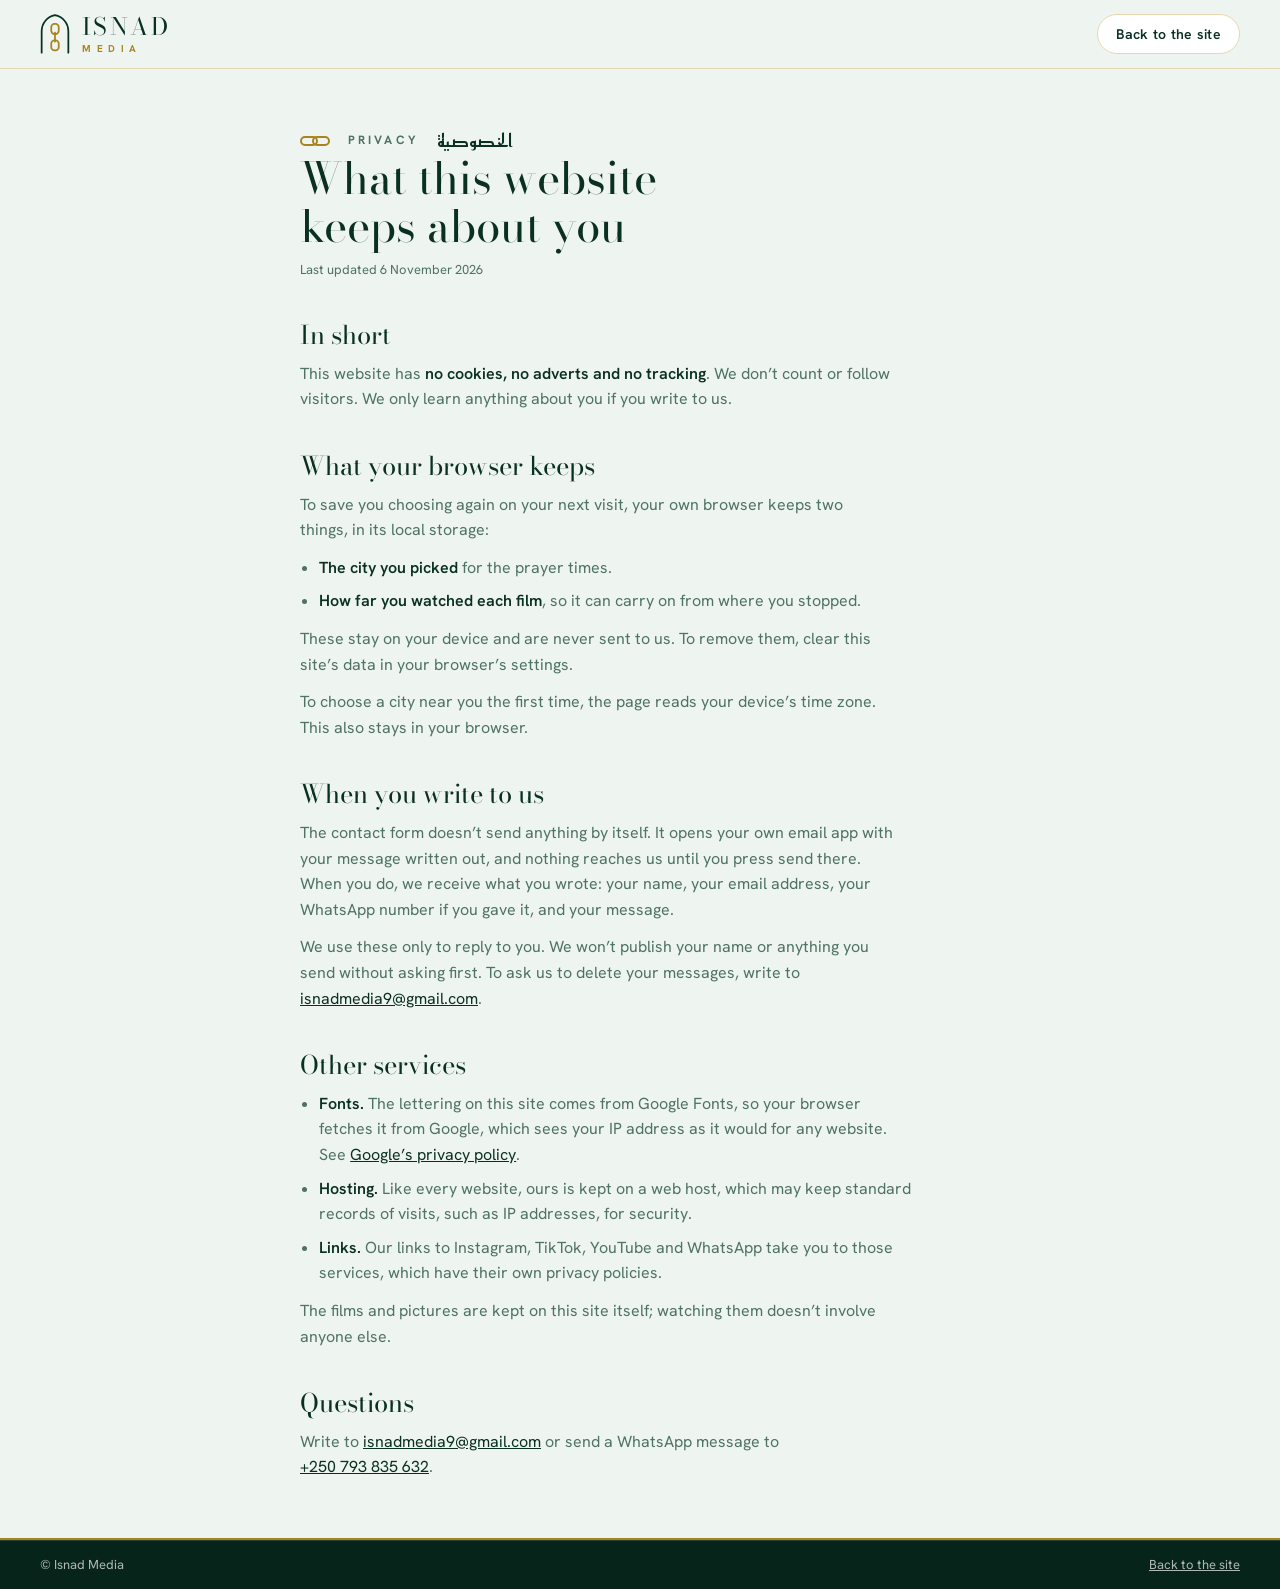
<file: privacy.html>
<!doctype html>
<html lang="en">
<head>
<meta charset="utf-8">
<meta name="viewport" content="width=device-width, initial-scale=1, viewport-fit=cover">
<title>Privacy · Isnad Media</title>
<meta name="description" content="What the Isnad Media website keeps about you, and what it doesn’t.">
<meta name="theme-color" content="#06241A">
<link rel="icon" href="assets/favicon-32.png" sizes="32x32" type="image/png">
<link rel="icon" href="assets/isnad-mark.svg" type="image/svg+xml">
<link rel="apple-touch-icon" href="assets/apple-touch-icon.png">
<link rel="manifest" href="site.webmanifest">
<link rel="preconnect" href="https://fonts.googleapis.com">
<link rel="preconnect" href="https://fonts.gstatic.com" crossorigin>
<link rel="stylesheet" href="https://fonts.googleapis.com/css2?family=Amiri:wght@400;700&family=Bodoni+Moda:opsz,wght@6..96,500&family=Hanken+Grotesk:wght@400;500;600;700&family=Reem+Kufi:wght@500;700&display=swap">
<link rel="stylesheet" href="css/styles.css?v=89">
</head>
<body>

<svg class="sprite" aria-hidden="true" focusable="false">
  <symbol id="mark" viewBox="0 0 272 362">
    <path d="M15 350V155A147.4 147.4 0 0 1 136 10A147.4 147.4 0 0 1 257 155V350" style="fill:none;stroke:var(--mark-arch);stroke-width:16;stroke-linecap:round;stroke-linejoin:round"/>
    <g style="fill:none;stroke:var(--mark-chain);stroke-width:16;stroke-linecap:round">
      <rect x="102" y="90" width="68" height="92" rx="30"/>
      <rect x="102" y="238" width="68" height="92" rx="30"/>
      <path d="M136 168V250"/>
    </g>
  </symbol>
</svg>

<a class="skip" href="#main">Skip to content</a>

<header class="site-header">
  <div class="wrap site-header__inner">
    <a class="brand" href="index.html" aria-label="Isnad Media, home">
      <svg class="brand__mark" aria-hidden="true"><use href="#mark"/></svg>
      <span class="brand__word"><span class="brand__name">ISNAD</span><span class="brand__sub">MEDIA</span></span>
    </a>
    <a class="btn btn--line btn--sm site-header__back" href="index.html">Back to the site</a>
  </div>
</header>

<main id="main" tabindex="-1">
<section class="section">
  <div class="wrap legal">
    <p class="eyebrow"><span>Privacy</span><span class="eyebrow__ar" lang="ar" dir="rtl">الخصوصية</span></p>
    <h1>What this website keeps about you</h1>
    <p class="legal__date">Last updated 6 November 2026</p>

    <h2>In short</h2>
    <p>This website has <strong>no cookies, no adverts and no tracking</strong>. We don’t count or follow visitors. We only learn anything about you if you write to us.</p>

    <h2>What your browser keeps</h2>
    <p>To save you choosing again on your next visit, your own browser keeps two things, in its local storage:</p>
    <ul>
      <li><strong>The city you picked</strong> for the prayer times.</li>
      <li><strong>How far you watched each film</strong>, so it can carry on from where you stopped.</li>
    </ul>
    <p>These stay on your device and are never sent to us. To remove them, clear this site’s data in your browser’s settings.</p>
    <p>To choose a city near you the first time, the page reads your device’s time zone. This also stays in your browser.</p>

    <h2>When you write to us</h2>
    <p>The contact form doesn’t send anything by itself. It opens your own email app with your message written out, and nothing reaches us until you press send there. When you do, we receive what you wrote: your name, your email address, your WhatsApp number if you gave it, and your message.</p>
    <p>We use these only to reply to you. We won’t publish your name or anything you send without asking first. To ask us to delete your messages, write to <a href="mailto:isnadmedia9@gmail.com">isnadmedia9@gmail.com</a>.</p>

    <h2>Other services</h2>
    <ul>
      <li><strong>Fonts.</strong> The lettering on this site comes from Google Fonts, so your browser fetches it from Google, which sees your IP address as it would for any website. See <a href="https://policies.google.com/privacy" target="_blank" rel="noopener">Google’s privacy policy</a>.</li>
      <li><strong>Hosting.</strong> Like every website, ours is kept on a web host, which may keep standard records of visits, such as IP addresses, for security.</li>
      <li><strong>Links.</strong> Our links to Instagram, TikTok, YouTube and WhatsApp take you to those services, which have their own privacy policies.</li>
    </ul>
    <p>The films and pictures are kept on this site itself; watching them doesn’t involve anyone else.</p>

    <h2>Questions</h2>
    <p>Write to <a href="mailto:isnadmedia9@gmail.com">isnadmedia9@gmail.com</a> or send a WhatsApp message to <a href="https://wa.me/250793835632" target="_blank" rel="noopener">+250 793 835 632</a>.</p>
  </div>
</section>
</main>

<footer class="site-footer">
  <div class="wrap footer__base">
    <p>© Isnad Media</p>
    <p><a href="index.html">Back to the site</a></p>
  </div>
</footer>

</body>
</html>
</file>
<file: css/styles.css>
/* Isnad Media */

:root {
  /* Layout: a pale sage page in a very dark green and the logo's gold; the opening stands in a mihrab over a photo of Makkah and the sections hang below it like links in a chain. */
  --green: #0A3023;
  --green-deep: #06241A;
  --gold: #A8841F;
  --gold-text: #8A6A12;
  --white: #FFFFFF;
  --bg: #EEF4EF;       /* the page: a pale sage, not white */
  --surface: #FFFFFF;  /* cards and fields, lifted off the page */
  --tint: #E2ECE5;
  --gold-tint: #FBF6E7;
  --ink: #0A3023;
  --muted: #4E7264;
  --soft: #9BB2A6;
  --line: #D2E0D6;
  --line-gold: #E6D8AE;
  --gold-light: #D6B65C;  /* gold on the deep green */

  /* each prayer has its colour, on the live map and in the prayer times */
  --p-fajr: #7FA6CC;
  --p-sunrise: #E8D9A6;
  --p-dhuhr: #E3B946;
  --p-asr: #C2852B;
  --p-maghrib: #D0643A;
  --p-isha: #2E6B54;
  /* star and cross, as in the gold illumination of a printed muṣḥaf */
  --pattern: url("data:image/svg+xml,%3Csvg xmlns='http://www.w3.org/2000/svg' width='96' height='96'%3E%3Cg fill='none' stroke='%23A8841F'%3E%3Cpath d='M48.0 0.0L62.1 14.1L81.9 14.1L81.9 33.9L96.0 48.0L81.9 62.1L81.9 81.9L62.1 81.9L48.0 96.0L33.9 81.9L14.1 81.9L14.1 62.1L0.0 48.0L14.1 33.9L14.1 14.1L33.9 14.1Z' stroke-opacity='.3'/%3E%3Cpath d='M48.0 9.0L59.4 20.4L75.6 20.4L75.6 36.6L87.0 48.0L75.6 59.4L75.6 75.6L59.4 75.6L48.0 87.0L36.6 75.6L20.4 75.6L20.4 59.4L9.0 48.0L20.4 36.6L20.4 20.4L36.6 20.4Z' stroke-opacity='.16'/%3E%3C/g%3E%3Cpath d='M48.0 41.0L50.1 43.1L52.9 43.1L52.9 45.9L55.0 48.0L52.9 50.1L52.9 52.9L50.1 52.9L48.0 55.0L45.9 52.9L43.1 52.9L43.1 50.1L41.0 48.0L43.1 45.9L43.1 43.1L45.9 43.1Z' fill='%23A8841F' fill-opacity='.1'/%3E%3Cg fill='%23A8841F' fill-opacity='.1'%3E%3Ccircle cx='0' cy='0' r='2.5'/%3E%3Ccircle cx='96' cy='0' r='2.5'/%3E%3Ccircle cx='0' cy='96' r='2.5'/%3E%3Ccircle cx='96' cy='96' r='2.5'/%3E%3C/g%3E%3C/svg%3E");

  --font-display: "Bodoni Moda", "Iowan Old Style", Georgia, "Times New Roman", serif;
  --font-body: "Hanken Grotesk", "Segoe UI", system-ui, -apple-system, sans-serif;
  --font-naskh: "Amiri", "Geeza Pro", "Traditional Arabic", "Times New Roman", serif;
  --font-kufi: "Reem Kufi", "Amiri", "Geeza Pro", sans-serif;

  --step-4: clamp(2.7rem, 1.7rem + 4.2vw, 5rem);
  --step-3: clamp(1.9rem, 1.4rem + 1.9vw, 2.75rem);
  --step-2: 1.5rem;
  --step-1: 1.1875rem;
  --step--1: .8125rem;
  --step--2: .6875rem;

  --radius: 6px;
  --wrap: 1200px;
  --header-h: 68px;
  color-scheme: light;
}

@media (max-width: 560px) {
  :root { --step--2: .75rem; }  /* the small uppercase labels, a little larger on phones */
}

/* ---------- base ---------- */

*, *::before, *::after { box-sizing: border-box; }

html {
  -webkit-text-size-adjust: 100%;
  scroll-behavior: smooth;
  scroll-padding-top: calc(var(--header-h) + 16px);
}

body {
  margin: 0;
  background: var(--bg);
  color: var(--ink);
  font-family: var(--font-body);
  font-size: 1rem;
  line-height: 1.6;
  -webkit-font-smoothing: antialiased;
}

body::before {
  content: "";
  position: fixed;
  inset: 0 0 auto;
  height: env(safe-area-inset-top, 0px);
  z-index: 30;
  background: var(--bg);
}

h1, h2, h3, h4 {
  margin: 0;
  font-family: var(--font-display);
  font-weight: 400;
  line-height: 1.08;
  color: var(--green);
  text-wrap: balance;
}

p, figure, blockquote { margin: 0; }

a { color: var(--green); }

img, svg { max-width: 100%; }

[lang="ar"] { font-family: var(--font-naskh); }

.gold { color: var(--gold); }

[hidden] { display: none !important; }

.sprite { position: absolute; width: 0; height: 0; overflow: hidden; }

.sr-only {
  position: absolute;
  width: 1px;
  height: 1px;
  overflow: hidden;
  clip: rect(0 0 0 0);
  clip-path: inset(50%);
  white-space: nowrap;
}

:focus-visible { outline: 2px solid var(--gold); outline-offset: 3px; }
main:focus { outline: none; }  /* the skip link lands here; the page itself needs no ring */

/* "Skip to content": hidden until a keyboard reaches it, then shown over the bar */
.skip {
  position: fixed;
  top: 8px;
  left: 8px;
  z-index: 60;
  padding: 10px 16px;
  border-radius: 999px;
  background: var(--green);
  color: var(--white);
  font-weight: 600;
  text-decoration: none;
  transform: translateY(-160%);
  transition: transform .2s;
}
.skip:focus { transform: none; }

.noscript { margin-top: 14px; padding: 14px 18px; border: 1px solid var(--line-gold); border-radius: var(--radius); background: var(--gold-tint); color: var(--green); }

.wrap {
  width: 100%;
  max-width: calc(var(--wrap) + 80px);
  margin-inline: auto;
  padding-left: max(20px, env(safe-area-inset-left, 0px));
  padding-right: max(20px, env(safe-area-inset-right, 0px));
}

@media (min-width: 900px) {
  .wrap {
    padding-left: max(40px, env(safe-area-inset-left, 0px));
    padding-right: max(40px, env(safe-area-inset-right, 0px));
  }
}

/* ---------- buttons ---------- */

.btn {
  display: inline-flex;
  align-items: center;
  justify-content: center;
  gap: 10px;
  min-height: 48px;
  padding: 0 24px;
  border: 1.5px solid transparent;
  border-radius: 999px;
  font: 600 .9375rem/1 var(--font-body);
  letter-spacing: .02em;
  text-decoration: none;
  white-space: nowrap;
  cursor: pointer;
  transition: background-color .2s, color .2s, border-color .2s, transform .2s;
}
.btn svg { width: 16px; height: 16px; flex: none; }
.btn:active { transform: translateY(1px); }
.btn--sm { min-height: 40px; padding: 0 18px; font-size: .875rem; }
.btn--primary { background: var(--green); color: var(--white); }
.btn--primary:hover { background: var(--green-deep); }
.btn--line { background: var(--surface); color: var(--green); border-color: var(--line-gold); }
.btn--line:hover { border-color: var(--gold); }
.btn--green { background: var(--green); color: var(--white); }
.btn--green:hover { background: var(--green-deep); }

/* ---------- section labels ---------- */

.eyebrow {
  display: flex;
  flex-wrap: wrap;
  align-items: center;
  gap: 8px 18px;
  font-size: .75rem;
  font-weight: 700;
  letter-spacing: .26em;
  text-transform: uppercase;
  color: var(--gold-text);
}
/* two links of the logo's chain before each label; the second locks onto the first as the section comes on screen */
.eyebrow::before,
.eyebrow::after {
  content: "";
  order: -2;
  width: 18px;
  height: 10px;
  flex: none;
  border: 2px solid var(--gold);
  border-radius: 999px;
}
.eyebrow::after { order: -1; margin-left: -24px; transition: transform .8s cubic-bezier(.2, .7, .2, 1) .2s, opacity .5s .2s; }
.js-reveal .eyebrow:not(.is-seen)::after { opacity: 0; transform: translateX(14px); }
.eyebrow--hero::before,
.eyebrow--hero::after { display: none; }  /* the lamp's chain hangs just above it */
.eyebrow__ar {
  font-family: var(--font-kufi);
  font-size: 1.125rem;
  font-weight: 500;
  letter-spacing: 0;
  word-spacing: .25em;
  text-transform: none;
  color: var(--green);
}

/* ---------- header ---------- */

.site-header {
  position: sticky;
  top: env(safe-area-inset-top, 0px);
  z-index: 20;
  background: color-mix(in srgb, var(--bg) 92%, transparent);
  -webkit-backdrop-filter: blur(12px);
  backdrop-filter: blur(12px);
  color: var(--green);
  border-bottom: 1px solid var(--line-gold);
}
/* a gold line along the bottom of the bar, filling as the page is read */
.site-header::after {
  content: "";
  position: absolute;
  left: 0;
  right: 0;
  bottom: -1px;
  height: 2px;
  background: linear-gradient(90deg, var(--gold), var(--gold-light));
  transform: scaleX(var(--read, 0));
  transform-origin: left;
  pointer-events: none;
}
.site-header__inner { display: flex; align-items: center; gap: 20px; min-height: var(--header-h); }
/* at the very top the bar is clear over the opening photo, with the logo and links in white; once the page moves it turns solid */
.site-header { transition: background-color .3s, border-color .3s; }
.site-header.is-over { background: transparent; -webkit-backdrop-filter: none; backdrop-filter: none; border-bottom-color: transparent; }
.site-header.is-over .brand { --mark-arch: var(--white); --mark-chain: var(--gold-light); color: var(--white); }
.site-header.is-over .brand__sub { color: var(--gold-light); }
.site-header.is-over .menu-btn { background: rgba(6, 36, 26, .35); border-color: rgba(255, 255, 255, .5); color: var(--white); }
@media (min-width: 901px) {
  .site-header.is-over .site-nav a { color: rgba(255, 255, 255, .88); }
  .site-header.is-over .site-nav a:hover,
  .site-header.is-over .site-nav a[aria-current] { color: var(--white); }
  .site-header.is-over .site-nav a::after { background: var(--gold-light); }
  .site-header.is-over .site-nav a.site-nav__cta { background: var(--gold-light); color: var(--green-deep); box-shadow: none; }
}

.brand {
  --mark-arch: var(--green);
  --mark-chain: var(--gold);
  display: inline-flex;
  align-items: center;
  gap: 12px;
  min-height: 44px;
  color: var(--green);
  text-decoration: none;
}
.brand__mark { width: 30px; height: 40px; flex: none; }
.brand__word { display: grid; gap: 5px; line-height: 1; }
.brand__name { font-family: var(--font-display); font-size: 1.5rem; letter-spacing: .1em; }
.brand__sub { font-size: .625rem; font-weight: 700; letter-spacing: .55em; color: var(--gold); }

/* the sections, with the one on screen underlined in gold */
.site-nav { display: flex; align-items: center; gap: 4px; margin-left: auto; }
.site-nav a {
  position: relative;
  padding: 10px 14px;
  font-size: .875rem;
  font-weight: 600;
  color: var(--muted);
  text-decoration: none;
  transition: color .2s;
}
.site-nav a::after {
  content: "";
  position: absolute;
  left: 14px;
  right: 14px;
  bottom: 4px;
  height: 2px;
  border-radius: 2px;
  background: var(--gold);
  transform: scaleX(0);
  transition: transform .3s cubic-bezier(.2, .7, .2, 1);
}
.site-nav a:hover,
.site-nav a[aria-current] { color: var(--green); }
.site-nav a:hover::after,
.site-nav a[aria-current]::after { transform: scaleX(1); }
/* Contact is a green pill at the end, in the place and style the Follow us button had */
.site-nav a.site-nav__cta {
  display: inline-flex;
  align-items: center;
  min-height: 40px;
  margin-left: 8px;
  padding: 0 18px;
  border-radius: 999px;
  background: var(--green);
  color: var(--white);
  letter-spacing: .02em;
  white-space: nowrap;
  transition: background-color .2s, box-shadow .2s;
}
.site-nav a.site-nav__cta::after { content: none; }
.site-nav a.site-nav__cta:hover { background: var(--green-deep); color: var(--white); }
.site-nav a.site-nav__cta[aria-current] { background: var(--green-deep); color: var(--white); box-shadow: inset 0 0 0 1.5px var(--gold-light); }
.site-header__back { margin-left: auto; }
.menu-btn { display: none; }

/* phones, tablets and dual-screen phones: the sections open as a list under the bar */
@media (max-width: 900px), (horizontal-viewport-segments: 2) {
  .menu-btn {
    display: inline-flex;
    margin-left: auto;
    align-items: center;
    gap: 8px;
    min-height: 44px;
    padding: 0 14px 0 12px;
    border: 1.5px solid var(--line-gold);
    border-radius: 999px;
    background: var(--bg);
    color: var(--green);
    font: 600 .875rem/1 var(--font-body);
    cursor: pointer;
  }
  .menu-btn svg { width: 20px; height: 20px; }
  .menu-btn__close,
  .menu-btn[aria-expanded="true"] .menu-btn__open { display: none; }
  .menu-btn[aria-expanded="true"] .menu-btn__close { display: inline; }
  .site-nav {
    position: absolute;
    top: 100%;
    left: 0;
    right: 0;
    display: none;
    flex-direction: column;
    align-items: stretch;
    gap: 0;
    margin: 0;
    padding: 6px max(20px, env(safe-area-inset-left, 0px)) 14px;
    background: var(--bg);
    border-bottom: 1px solid var(--line-gold);
    box-shadow: 0 18px 30px rgba(17, 77, 58, .12);
  }
  .site-nav.is-open { display: flex; animation: reach-in .25s cubic-bezier(.2, .7, .2, 1); }
  .site-nav a { display: flex; align-items: center; min-height: 52px; padding: 0 4px; border-bottom: 1px solid var(--line); font-size: 1.0625rem; color: var(--green); }
  .site-nav a:last-child { border-bottom: 0; }
  /* in the phone menu, Contact is a full-width green pill under the other sections */
  .site-nav a.site-nav__cta { justify-content: center; min-height: 48px; margin: 12px 0 2px; }
  .site-nav a::after { left: 4px; right: auto; bottom: 12px; width: 28px; }
}
@media (max-width: 420px) {
  .site-header__inner { gap: 10px; }
  .menu-btn span { display: none; }
  .menu-btn { width: 44px; padding: 0; justify-content: center; }
}

/* ---------- hero ---------- */

/* the opening is set in the deep green of the logo, with the muṣḥaf's star and cross faint at its edges */
.hero {
  position: relative;
  isolation: isolate;
  background: radial-gradient(ellipse 80% 70% at 50% 35%, var(--green) 0%, var(--green-deep) 70%);
  color: rgba(255, 255, 255, .8);
  overflow: clip;
}
/* the home page: Makkah at sunset behind the mihrab, kept clear under a light green wash, with a little more shade behind the words */
.hero:not(.lost) {
  background:
    linear-gradient(180deg, rgba(4, 22, 16, .55) 0%, rgba(4, 22, 16, 0) 22%),
    radial-gradient(ellipse 62% 56% at 50% 62%, rgba(4, 22, 16, .5) 0%, rgba(4, 22, 16, 0) 78%),
    linear-gradient(rgba(6, 36, 26, .4), rgba(6, 36, 26, .4)),
    url("../assets/makkah-sunset.jpg") 50% 30% / cover no-repeat var(--green-deep);
}
.hero:not(.lost)::before { content: none; }
/* the photo runs up behind the bar at the top */
main > .hero:first-child { margin-top: calc(-1 * var(--header-h) - 1px); padding-top: var(--header-h); }
.hero::before {
  content: "";
  position: absolute;
  inset: 0;
  z-index: -1;
  background-image: var(--pattern);
  background-position: center top;
  opacity: .5;
  -webkit-mask-image: radial-gradient(ellipse 70% 80% at 50% 45%, transparent 35%, #000);
  mask-image: radial-gradient(ellipse 70% 80% at 50% 45%, transparent 35%, #000);
}

/* the opening stands alone, centred, inside a mihrab drawn in gold, with a mosque lamp hanging from a chain at its point;
   the Ṭawāf arch follows "Our name" */
.hero__inner {
  --mihrab-top: clamp(18px, 3vw, 44px);
  --lamp-w: clamp(34px, 3.6vw, 50px);
  position: relative;
  padding-block: calc(var(--mihrab-top) + var(--lamp-w) * 3.75 + clamp(16px, 2.4vw, 32px)) clamp(44px, 5.5vw, 80px);
}

.hero__mihrab {
  position: absolute;
  top: var(--mihrab-top);
  bottom: 0;
  left: 50%;
  width: min(1100px, calc(100% - 24px));
  container-type: inline-size;
  transform: translateX(-50%);
  pointer-events: none;
  /* the sides fade out into the page below */
  -webkit-mask-image: linear-gradient(to bottom, #000 68%, transparent);
  mask-image: linear-gradient(to bottom, #000 68%, transparent);
}
@media (min-width: 900px) { .hero__mihrab { width: min(1100px, calc(100% - 80px)); } }
/* the lamp's light, warm on the green */
.hero__mihrab::before {
  content: "";
  position: absolute;
  top: calc(var(--lamp-w) * 2.8);
  left: 15%;
  right: 15%;
  height: 62cqw;
  max-height: 560px;
  background: radial-gradient(closest-side, rgba(214, 182, 92, .18), rgba(214, 182, 92, 0));
  animation: hero-glow 1.6s ease-out 2.4s backwards;
}
.hero__arch { position: relative; display: block; width: 100%; height: auto; aspect-ratio: 200 / 114.5; overflow: visible; }
.hero__arch path { fill: none; stroke: var(--gold-light); stroke-width: 1.5; vector-effect: non-scaling-stroke; animation: hero-draw 1.8s cubic-bezier(.6, .1, .2, 1) .1s backwards; }
.hero__leg { position: absolute; top: 57.25cqw; bottom: 0; width: 1.5px; background: var(--gold-light); transform-origin: top; animation: hero-grow 1.4s cubic-bezier(.4, 0, .2, 1) 1.2s backwards; }
.hero__leg--l { left: -.75px; }
.hero__leg--r { right: -.75px; }
.hero__lamp {
  position: absolute;
  top: 0;
  left: 50%;
  width: var(--lamp-w);
  height: auto;
  aspect-ratio: 60 / 224;
  margin-left: calc(var(--lamp-w) / -2);
  overflow: visible;
  transform-origin: 50% 0;
  animation: hero-swing 6s ease-in-out 3s infinite alternate;
}
/* the links come down one after another, each handed on by the one above it */
.hero__chain { fill: none; stroke: var(--gold-light); stroke-width: 2.5; stroke-linecap: round; }
.hero__chain path { stroke-width: 4; }
.hero__link { animation: hero-link .45s cubic-bezier(.2, .7, .2, 1) calc(.9s + var(--i) * .12s) backwards; }
/* then the lamp arrives at the end of the chain and is lit */
.hero__lantern {
  filter: drop-shadow(0 0 10px rgba(255, 222, 140, .7));
  animation: hero-link .6s cubic-bezier(.2, .7, .2, 1) 2s backwards, hero-flicker 2.6s ease-in-out 3.4s infinite alternate;
}
.hero__cords { fill: none; stroke: var(--gold-light); stroke-width: 1.2; }
.hero__glass { fill: url(#lampGlass); stroke: var(--gold-light); stroke-width: 1.5; animation: hero-light 1.2s ease-out 2.5s backwards; }
.hero__bands { fill: none; stroke: rgba(6, 36, 26, .45); stroke-width: 1.2; }
.hero__medallion { color: var(--green-deep); fill: var(--green-deep); }
@keyframes hero-link { from { opacity: 0; transform: translateY(-12px); } }
@keyframes hero-light { from { fill-opacity: .25; } }
@keyframes hero-flicker { to { filter: drop-shadow(0 0 16px rgba(255, 222, 140, .95)); } }
@keyframes hero-glow { from { opacity: 0; } }
@keyframes hero-draw { from { stroke-dasharray: 0 1; } to { stroke-dasharray: 1 0; } }
@keyframes hero-grow { from { transform: scaleY(0); } }
@keyframes hero-swing { from { transform: rotate(-2deg); } to { transform: rotate(2deg); } }

.hero__copy { position: relative; display: grid; gap: 26px; justify-items: center; max-width: 820px; margin-inline: auto; text-align: center; }
.hero__copy > * { animation: rise-in .9s cubic-bezier(.2, .7, .2, 1) .25s both; }
.hero__copy > :nth-child(2) { animation-delay: .4s; }
.hero__copy > :nth-child(3) { animation-delay: .6s; }
/* two balanced lines, narrow enough to stand clear of the arch at every width */
.hero h1 { max-width: 8.6em; font-size: var(--step-4); letter-spacing: -.01em; color: var(--white); text-shadow: 0 2px 24px rgba(4, 22, 16, .45); }
.hero__lead { color: rgba(255, 255, 255, .92); text-shadow: 0 1px 12px rgba(4, 22, 16, .6); }
/* the lamp's light falls on "chain." once it is lit */
.hero h1 .gold { color: var(--gold-light); text-shadow: 0 0 .45em rgba(214, 182, 92, .4); animation: hero-lit 1.6s ease-out 2.6s backwards; }
@keyframes hero-lit { from { text-shadow: 0 0 .45em rgba(214, 182, 92, 0); } }
.hero .eyebrow { justify-content: center; color: var(--gold-light); }
/* phones: the label stacks, so it fits where the arch is still narrow */
@media (max-width: 480px) { .eyebrow--hero { flex-direction: column; gap: 4px; } }
.hero .eyebrow__ar { color: var(--white); }

/* ---------- 404: the chain with one link broken and the star fallen ---------- */

.lost { min-height: 100dvh; }
.lost__inner {
  position: relative;
  display: grid;
  justify-items: center;
  gap: 22px;
  padding-block: clamp(220px, 28vh, 260px) 80px;
  text-align: center;
}
.lost__chain {
  position: absolute;
  top: 0;
  left: 50%;
  width: 64px;
  height: auto;
  aspect-ratio: 60 / 170;
  margin-left: -32px;
  overflow: visible;
  transform-origin: 50% 0;
  animation: hero-swing 6s ease-in-out infinite alternate;
}
.lost__broken { transform: rotate(-32deg); transform-origin: 30px 54px; }
.lost__chain use { color: var(--gold-light); filter: drop-shadow(0 0 8px rgba(214, 182, 92, .6)); }
.lost h1 { max-width: 14ch; font-size: var(--step-4); color: var(--white); }
.lost h1 .gold { color: var(--gold-light); }
.lost__lead { max-width: 46ch; font-size: 1.125rem; color: rgba(255, 255, 255, .78); }
.lost .btn--primary { background: var(--gold-light); color: var(--green-deep); }
.lost .btn--primary:hover { background: #E4C778; }

/* ---------- the privacy notice ---------- */

.legal { max-width: 760px; }
.legal h1 { font-size: var(--step-3); }
.legal__date { margin-top: 10px; font-size: var(--step--1); color: var(--muted); }
.section .legal h2 { margin-top: 40px; font-size: 1.6rem; }
.legal p, .legal li { max-width: 66ch; color: var(--muted); }
.legal h2 + p, .legal p + p, .legal ul + p { margin-top: 12px; }
.legal a[href^="https://wa.me"] { white-space: nowrap; }
.legal ul { display: grid; gap: 8px; margin: 12px 0 0; padding-left: 1.2em; }
.legal strong { color: var(--green); font-weight: 600; }
.legal a { color: var(--green); }

/* live countdown to the next adhan, shaped like a chain link */
.countdown {
  display: flex;
  align-items: center;
  gap: 18px;
  width: fit-content;
  max-width: 100%;
  margin: 8px 0 22px;
  padding: 14px 30px 14px 14px;
  border: 2px solid var(--gold);
  border-radius: 999px;
  background: var(--surface);
}
.countdown__ring { width: 76px; height: 76px; flex: none; }
.countdown__track { fill: none; stroke: var(--line); stroke-width: 4; }
.countdown__fill { fill: none; stroke: var(--gold); stroke-width: 4; stroke-linecap: round; transition: stroke-dasharray .9s linear; }
.countdown__star { color: var(--green); }
.countdown__text { display: grid; gap: 1px; min-width: 0; }
.countdown__label { font-size: var(--step--2); font-weight: 700; letter-spacing: .2em; text-transform: uppercase; color: var(--gold-text); }
.countdown__name { color: var(--green); font-weight: 500; }
.countdown__name .ar { font-size: 1.25rem; color: var(--gold-text); }
.countdown__clock {
  font: 600 clamp(1.9rem, 1.5rem + 1.4vw, 2.5rem)/1.1 var(--font-body);
  font-variant-numeric: tabular-nums;
  letter-spacing: .03em;
  color: var(--green);
}

/* city pickers */
.city-select {
  -webkit-appearance: none;
  appearance: none;
  border: 0;
  background: var(--gold-tint) url("data:image/svg+xml,%3Csvg xmlns='http://www.w3.org/2000/svg' width='10' height='6'%3E%3Cpath d='M1 1l4 4 4-4' fill='none' stroke='%23A8841F' stroke-width='1.6'/%3E%3C/svg%3E") no-repeat right 10px center / 10px 6px;
  color: var(--green);
  font: inherit;
  cursor: pointer;
}
.city-select--pill {
  min-height: 40px;
  padding: 0 34px 0 16px;
  border: 1px solid var(--line-gold);
  border-radius: 999px;
  background-color: var(--surface);
  font-size: .9375rem;
  font-weight: 500;
}
.city-select:hover { color: var(--gold-text); }

/* phones: controls big enough for a thumb, and pickers at 16px so iPhones don't zoom in on them */
@media (max-width: 900px), (horizontal-viewport-segments: 2), (vertical-viewport-segments: 2) {
  .btn--sm { min-height: 44px; }
  .city-select { font-size: 16px; }
  .city-select--pill { min-height: 44px; }
}

@media (max-width: 420px) {
  .countdown { gap: 12px; padding: 12px 22px 12px 12px; border-radius: 48px; }
  .countdown__ring { width: 60px; height: 60px; }
}
/* folding phones' narrow outer screens (280–340px) */
@media (max-width: 340px) {
  .countdown { gap: 10px; padding: 10px 14px 10px 10px; }
  .countdown__ring { width: 48px; height: 48px; }
  .countdown__clock { font-size: 1.6rem; }
  .countdown__label { letter-spacing: .12em; }
}

/* ---------- sections ---------- */

.section { padding-block: clamp(36px, 4.5vw, 60px); }
.section + .section { padding-top: 0; }
.section__head { display: grid; gap: 12px; max-width: 720px; margin-bottom: 26px; }
.section h2 { font-size: var(--step-3); }
.section__lead { max-width: 62ch; font-size: 1.0625rem; color: var(--muted); }

/* the page's words and cards rise in as they come on screen (only with the script, and never with reduced motion) */
.reveal { transition: opacity .9s cubic-bezier(.2, .7, .2, 1) var(--d, 0s), transform .9s cubic-bezier(.2, .7, .2, 1) var(--d, 0s), border-color .3s, background-color .3s, box-shadow .3s; }
.reveal:not(.is-seen) { opacity: 0; transform: translateY(22px); }

/* a deep green band, with the muṣḥaf's star and cross faint at its edges */
.section.section--deep {
  position: relative;
  isolation: isolate;
  padding-block: clamp(40px, 4.5vw, 64px) clamp(28px, 3vw, 40px);
  background: var(--green-deep);
  color: rgba(255, 255, 255, .78);
}
.section--deep + .section { padding-top: clamp(28px, 3vw, 40px); }
.section--deep::before {
  content: "";
  position: absolute;
  inset: 0;
  z-index: -1;
  background-image: var(--pattern);
  background-position: center top;
  opacity: .55;
  -webkit-mask-image: radial-gradient(ellipse 75% 80% at 50% 50%, transparent, #000);
  mask-image: radial-gradient(ellipse 75% 80% at 50% 50%, transparent, #000);
}
.section--deep h2,
.section--deep h3 { color: var(--white); }
.section--deep .eyebrow { color: var(--gold-light); }
.section--deep .eyebrow::before,
.section--deep .eyebrow::after { border-color: var(--gold-light); }
.section--deep .eyebrow__ar { color: var(--white); }
.section--deep .btn--primary { background: var(--gold-light); color: var(--green-deep); }
.section--deep .btn--primary:hover { background: #E4C778; }

/* ---------- the shelves of videos under the arch strip ---------- */

.shelf {
  position: relative;
  margin-top: 18px;
  padding: clamp(22px, 3vw, 36px);
  border-radius: 20px;
  background: var(--tint);
  box-shadow: inset 0 0 0 1px var(--line);
  animation: reach-in .4s cubic-bezier(.2, .7, .2, 1);
}
.shelf__films { display: grid; grid-template-columns: repeat(auto-fill, minmax(280px, 1fr)); gap: 28px; margin: 0; padding: 0; list-style: none; }
.shelf__film { display: grid; align-content: start; gap: 2px; min-width: 0; }
.shelf__thumb {
  position: relative;
  display: block;
  width: 100%;
  aspect-ratio: 16 / 9;
  padding: 0;
  overflow: hidden;
  border: 0;
  border-radius: 14px;
  background: var(--green-deep);
  box-shadow: 0 0 0 1px var(--line-gold), 0 10px 24px rgba(17, 77, 58, .1);
  cursor: pointer;
  transition: box-shadow .25s;
}
.shelf__thumb img { display: block; width: 100%; height: 100%; object-fit: cover; transition: transform .7s cubic-bezier(.2, .7, .2, 1); }
.shelf__thumb:hover { box-shadow: 0 0 0 2px var(--green), 0 14px 30px rgba(17, 77, 58, .16); }
.shelf__thumb:hover img { transform: scale(1.04); }
.shelf__thumb:focus-visible { outline: 3px solid var(--green); outline-offset: 3px; }
/* a small corner badge, so the frame stays clear */
.shelf__play {
  position: absolute;
  left: 10px;
  bottom: 10px;
  display: grid;
  place-items: center;
  width: 28px;
  height: 28px;
  border-radius: 50%;
  background: rgba(6, 36, 26, .85);
  color: #FFFFFF;
  pointer-events: none;
  transition: transform .3s, opacity .3s;
}
.shelf__play svg { width: 12px; height: 12px; transform: translateX(1px); }
.shelf__thumb:hover .shelf__play { transform: scale(1.1); }
.shelf__len {
  position: absolute;
  right: 10px;
  bottom: 10px;
  padding: 3px 10px;
  border-radius: 999px;
  background: rgba(6, 36, 26, .85);
  color: #FFFFFF;
  font-size: .75rem;
  font-weight: 600;
  font-variant-numeric: tabular-nums;
  pointer-events: none;
}
.shelf__preview { position: absolute; inset: 0; width: 100%; height: 100%; object-fit: cover; opacity: 0; pointer-events: none; transition: opacity .45s, transform .7s cubic-bezier(.2, .7, .2, 1); }
.shelf__thumb:hover .shelf__preview { transform: scale(1.04); }
.is-previewing .shelf__preview { opacity: 1; }
.is-previewing .shelf__play { opacity: 0; }
/* how far this visitor has watched */
.shelf__progress { position: absolute; right: 0; bottom: 0; left: 0; display: none; height: 4px; background: rgba(255, 255, 255, .28); pointer-events: none; }
.shelf__progress span { display: block; width: 0; height: 100%; background: #D6B65C; }
.is-started .shelf__progress { display: block; }
.shelf__series { display: flex; flex-wrap: wrap; align-items: baseline; gap: 2px 10px; margin-top: 14px; font-size: var(--step--2); font-weight: 700; letter-spacing: .18em; text-transform: uppercase; color: var(--gold-text); }
.shelf__series .piece__ar { margin: 0; font-size: 1rem; letter-spacing: 0; text-transform: none; }
.shelf .piece__title { margin-top: 6px; font-size: 1.25rem; }
.shelf .piece__text { margin-top: 4px; }
.shelf .piece__text { max-width: 44ch; }
/* the videos rise into the shelf one after another */
.shelf:not([hidden]) .shelf__film { animation: rise-in .55s cubic-bezier(.2, .7, .2, 1) both; }
.shelf__film:nth-child(2) { animation-delay: .08s; }
.shelf__film:nth-child(3) { animation-delay: .16s; }
.shelf__film:nth-child(n+4) { animation-delay: .24s; }
@keyframes rise-in { from { opacity: 0; transform: translateY(16px); } }

@media (max-width: 560px) {
  .shelf__films { grid-template-columns: minmax(0, 1fr); gap: 26px; }
  .shelf__series { letter-spacing: .1em; }
}

/* ---------- prayer times ---------- */

.prayers-head { display: flex; flex-wrap: wrap; align-items: center; gap: 8px 12px; margin: 8px 0 14px; font-weight: 600; color: var(--green); }

.prayers {
  display: grid;
  grid-template-columns: repeat(6, minmax(0, 1fr));
  gap: 1px;
  margin: 0;
  padding: 0;
  list-style: none;
  background: var(--line);
  border: 1px solid var(--line);
  border-radius: var(--radius);
}
/* each prayer carries its colour from the live map along its top edge */
.prayer { display: grid; align-content: start; gap: 2px; padding: 14px 16px 16px; background: var(--surface); box-shadow: inset 0 3px var(--c, transparent); }
.prayer[data-p="fajr"] { --c: var(--p-fajr); }
.prayer[data-p="sunrise"] { --c: var(--p-sunrise); }
.prayer[data-p="dhuhr"] { --c: var(--p-dhuhr); }
.prayer[data-p="asr"] { --c: var(--p-asr); }
.prayer[data-p="maghrib"] { --c: var(--p-maghrib); }
.prayer[data-p="isha"] { --c: var(--p-isha); }
.prayer:first-child { border-radius: var(--radius) 0 0 var(--radius); }
.prayer:last-child { border-radius: 0 var(--radius) var(--radius) 0; }
.prayer__ar { font-size: 1.375rem; line-height: 1.35; color: var(--gold-text); text-align: left; }
.prayer__en { font-size: var(--step--2); font-weight: 700; letter-spacing: .16em; text-transform: uppercase; color: var(--muted); }
.prayer__time { font-family: var(--font-display); font-size: 1.625rem; line-height: 1.2; color: var(--green); font-variant-numeric: tabular-nums; }
.prayer__in { font-size: var(--step--1); font-weight: 600; color: var(--green); font-variant-numeric: tabular-nums; }
.prayer--sun .prayer__time { color: var(--muted); }
.prayer.is-next { position: relative; z-index: 1; background: var(--surface); border-radius: var(--radius); box-shadow: inset 0 3px var(--c, transparent), 0 0 0 2px var(--gold), 0 10px 24px rgba(17, 77, 58, .12); }
.prayer.is-next .prayer__in { font-size: 1.0625rem; font-weight: 600; letter-spacing: .02em; }
.prayer__tag { display: inline-block; margin-left: 8px; padding: 1px 8px; border-radius: 999px; background: var(--gold-tint); color: var(--gold-text); letter-spacing: .12em; }
.prayers__note { max-width: 70ch; margin-top: 14px; font-size: var(--step--1); color: var(--muted); }

@media (max-width: 760px) {
  .prayers { grid-template-columns: repeat(3, minmax(0, 1fr)); }
  .prayer { padding: 12px; }
}

/* ---------- across africa: the live adhan map ---------- */

.atlas {
  display: grid;
  grid-template-columns: minmax(0, 7fr) minmax(0, 5fr);
  grid-template-areas: "map head" "map side";
  grid-template-rows: auto 1fr;
  column-gap: clamp(28px, 4vw, 56px);
  row-gap: 24px;
}
.atlas__head { grid-area: head; display: grid; gap: 14px; align-content: end; }
.atlas__side { grid-area: side; display: grid; align-content: start; gap: 18px; }

.atlas__map {
  grid-area: map;
  position: relative;
  align-self: start;
  aspect-ratio: 860 / 760;
  overflow: hidden;
  border-radius: 24px;
  background: radial-gradient(ellipse at 45% 50%, #EEF4F1 0%, #DDE9E3 100%);
  box-shadow: inset 0 0 0 1px var(--line), 0 18px 40px rgba(17, 77, 58, .1);
}
.atlas__land, .atlas__night, .atlas__lines, .atlas__dots { position: absolute; inset: 0; width: 100%; height: 100%; }
.atlas__coast { fill: #FBF8EE; stroke: #B9CCC1; stroke-width: 1.2; stroke-linejoin: round; filter: drop-shadow(0 2px 3px rgba(17, 77, 58, .12)); }
.atlas__borders { fill: none; stroke: #D9CFAE; stroke-width: .9; stroke-linejoin: round; stroke-linecap: round; }
.atlas__lat { stroke: #B9CCC1; stroke-width: .8; stroke-dasharray: 2 5; }
.atlas__lat-label { font: 600 11px var(--font-body); fill: #7F998C; text-anchor: start; letter-spacing: .08em; }
.atlas__night { image-rendering: auto; mix-blend-mode: multiply; pointer-events: none; }
.atlas__lines { pointer-events: none; }
.atlas__qibla { fill: none; stroke: var(--gold); stroke-width: 1; opacity: .22; }
.atlas__qibla--on { stroke-width: 2.4; opacity: .95; stroke-dasharray: 6 5; animation: atlas-flow 1s linear infinite; }
@keyframes atlas-flow { to { stroke-dashoffset: -11; } }
.atlas__kaaba rect { fill: #111; }
.atlas__kaaba line { stroke: #D6B65C; stroke-width: 2; }
.atlas__kaaba text { font: 700 15px var(--font-body); fill: var(--green); paint-order: stroke; stroke: #FBFAF4; stroke-width: 4px; }

/* a city: a small light, coloured by the prayer it is in */
.atlas__dot {
  position: absolute;
  width: 22px;
  height: 22px;
  margin: -11px 0 0 -11px;
  padding: 0;
  border: 0;
  border-radius: 50%;
  background: none;
  cursor: pointer;
}
.atlas__dot::before {
  content: "";
  position: absolute;
  inset: 6px;
  border-radius: 50%;
  background: var(--c, var(--p-isha));
  box-shadow: 0 0 0 1.5px #FFFFFF, 0 1px 3px rgba(0, 0, 0, .35);
  transition: background-color .6s, transform .2s;
}
.atlas__dot:hover::before, .atlas__dot:focus-visible::before, .atlas__dot.is-on::before { transform: scale(1.5); }
.atlas__dot:focus-visible { outline: none; }
.atlas__dot:focus-visible::before { box-shadow: 0 0 0 2px #FFFFFF, 0 0 0 4px var(--green); }
/* the adhan is being called here: a ring spreads out from the city */
.atlas__dot.is-calling::after {
  content: "";
  position: absolute;
  inset: 3px;
  border-radius: 50%;
  border: 2px solid var(--c);
  animation: atlas-call 1.6s ease-out infinite;
  pointer-events: none;
}
@keyframes atlas-call { from { transform: scale(.6); opacity: 1; } to { transform: scale(2.6); opacity: 0; } }
@media (prefers-reduced-motion: reduce) { .atlas__dot.is-calling::after { animation: none; transform: scale(1.9); opacity: .75; } }
.atlas__dot[data-p="fajr"] { --c: var(--p-fajr); }
.atlas__dot[data-p="sunrise"] { --c: var(--p-sunrise); }
.atlas__dot[data-p="dhuhr"] { --c: var(--p-dhuhr); }
.atlas__dot[data-p="asr"] { --c: var(--p-asr); }
.atlas__dot[data-p="maghrib"] { --c: var(--p-maghrib); }
.atlas__dot[data-p="isha"] { --c: var(--p-isha); }

.atlas__tip {
  position: absolute;
  z-index: 3;
  width: min(260px, 70%);
  padding: 14px 16px;
  border-radius: 14px;
  background: rgba(6, 36, 26, .95);
  color: #FFFFFF;
  font-size: .8125rem;
  line-height: 1.45;
  box-shadow: 0 14px 30px rgba(0, 0, 0, .25);
  pointer-events: none;
}
.atlas__tip b { display: block; font-family: var(--font-display); font-size: 1.15rem; font-weight: 400; }
.atlas__tip small { display: block; color: rgba(255, 255, 255, .7); }
.atlas__tip .atlas__tip-now { color: #D6B65C; font-weight: 700; }
.atlas__tip p + p { margin-top: 4px; }

.atlas__clock { display: flex; flex-wrap: wrap; align-items: baseline; gap: 6px 12px; font-family: var(--font-display); font-size: 1.5rem; color: var(--green); font-variant-numeric: tabular-nums; }
.atlas__live { display: inline-flex; align-items: center; gap: 7px; padding: 3px 10px; border-radius: 999px; background: var(--green); color: var(--white); font: 700 var(--step--2)/1.4 var(--font-body); letter-spacing: .18em; text-transform: uppercase; }
.atlas__live::before { content: ""; width: 7px; height: 7px; border-radius: 50%; background: #D6B65C; animation: atlas-blink 1.8s ease-in-out infinite; }
.atlas__live.is-sim { background: var(--gold-tint); color: var(--gold-text); box-shadow: inset 0 0 0 1px var(--line-gold); }
.atlas__live.is-sim::before { animation: none; background: var(--gold); }
@keyframes atlas-blink { 50% { opacity: .25; } }
.atlas__now { min-height: 3em; color: var(--green); font-weight: 600; }
.atlas__now span[lang="ar"] { color: var(--gold-text); font-weight: 400; }

.atlas__key { display: grid; grid-template-columns: repeat(2, minmax(0, 1fr)); gap: 8px 16px; margin: 0; padding: 0; list-style: none; }
.atlas__key li { display: flex; align-items: center; gap: 10px; font-size: .875rem; color: var(--muted); }
.atlas__key i { width: 12px; height: 12px; flex: none; border-radius: 50%; background: var(--c); box-shadow: 0 0 0 1.5px #FFFFFF, 0 0 0 2.5px var(--line); }
.atlas__key b { margin-left: auto; color: var(--green); font-variant-numeric: tabular-nums; }
.atlas__key [lang="ar"] { color: var(--gold-text); }

.atlas__time { display: flex; flex-wrap: wrap; align-items: center; gap: 14px; padding-top: 6px; }
.atlas__time .btn svg { width: 14px; height: 14px; }
.atlas__scrub { flex: 1 1 180px; min-width: 0; height: 44px; margin: 0; accent-color: var(--green); }

@media (max-width: 900px) {
  .atlas { grid-template-columns: minmax(0, 1fr); grid-template-areas: "head" "map" "side"; grid-template-rows: none; }
  .atlas__map { border-radius: 18px; }
}
@media (max-width: 560px) {
  .atlas__kaaba text { font-size: 32px; stroke-width: 7px; dominant-baseline: central; }
  .atlas__lat-label { font-size: 24px; }
  .atlas__dot { width: 18px; height: 18px; margin: -9px 0 0 -9px; }
  .atlas__dot::before { inset: 5px; }
  .atlas__tip { width: min(240px, 78%); }
}

/* ---------- from the haramain ---------- */

/* one background for the section, like an illuminated page */
.haram {
  --haram-wash: #FCF9F0;
  position: relative;
  isolation: isolate;
  background: var(--haram-wash);
}
.section.haram { padding-top: clamp(36px, 4.5vw, 60px); }
.haram::before {
  content: "";
  position: absolute;
  inset: 0;
  z-index: -1;
  background-image: var(--pattern);
  background-position: center top;
  /* strongest at the edges, quiet behind the words and arches */
  -webkit-mask-image: radial-gradient(ellipse 70% 75% at 50% 50%, rgba(0, 0, 0, .28), #000);
  mask-image: radial-gradient(ellipse 70% 75% at 50% 50%, rgba(0, 0, 0, .28), #000);
}
/* the double gold rule that frames a muṣḥaf page */
.haram::after {
  content: "";
  position: absolute;
  inset: clamp(8px, 1.4vw, 18px);
  z-index: -1;
  border: 1.5px solid var(--line-gold);
  box-shadow: inset 0 0 0 4px var(--haram-wash), inset 0 0 0 5px var(--line-gold);
  pointer-events: none;
}

/* an arcade like the Haram's own: arched windows onto one moment each, linked like a chain */
.arcade {
  --gap: clamp(22px, 3vw, 40px);
  display: grid;
  grid-auto-flow: column;
  grid-auto-columns: minmax(0, 1fr);
  gap: var(--gap);
  margin: 0;
  padding: 0;
  list-style: none;
}
.arcade__bay { display: grid; align-content: start; justify-items: center; gap: 2px; min-width: 0; text-align: center; }
.arcade__frame { position: relative; width: 100%; aspect-ratio: 18 / 25; }
.arcade__bay + .arcade__bay .arcade__frame::before {
  content: "";
  position: absolute;
  top: 56%;
  left: calc(var(--gap) / -2 - 23px);
  z-index: 2;
  width: 46px;
  height: 16px;
  margin-top: -8px;
  border: 2.5px solid var(--gold);
  border-radius: 999px;
  pointer-events: none;
  transition: opacity .2s;
}
/* a link shows only while both its arches are in view, so the edge of the row never cuts one */
.arcade__bay:not(.is-in) .arcade__frame::before,
.arcade__bay:not(.is-in) + .arcade__bay .arcade__frame::before { opacity: 0; }
.arcade__arch {
  position: relative;
  display: block;
  width: 100%;
  height: 100%;
  padding: 5px;
  border: 0;
  background: var(--green);
  clip-path: url(#archClip);
  cursor: zoom-in;
  transition: background-color .25s;
}
.arcade__arch:focus-visible { outline: none; background: var(--gold); }
.arcade__window { position: relative; display: block; width: 100%; height: 100%; overflow: hidden; background: var(--green-deep); clip-path: url(#archClip); }

.arcade__window img,
.arcade__window video { display: block; width: 100%; height: 100%; object-fit: cover; transition: transform .7s cubic-bezier(.2, .7, .2, 1); }
.arcade__arch:hover .arcade__window > *,
.arcade__arch:focus-visible .arcade__window > * { transform: scale(1.06); }
.arcade .piece__text { max-width: none; text-wrap: balance; }
.arcade__frame .hold { position: absolute; right: 16%; bottom: 16px; z-index: 2; }

.piece__ar { margin-top: 14px; font-size: 1.3rem; line-height: 1.4; color: var(--gold-text); }
.piece__title { font-family: var(--font-display); font-size: 1.35rem; line-height: 1.2; color: var(--green); }
.piece__text { max-width: 26ch; font-size: var(--step--1); color: var(--muted); }

/* small round buttons laid over the moving pictures */
.hold {
  display: grid;
  place-items: center;
  width: 40px;
  height: 40px;
  border: 0;
  border-radius: 50%;
  background: rgba(6, 36, 26, .72);
  color: #FFFFFF;
  cursor: pointer;
  box-shadow: 0 0 0 1.5px rgba(214, 182, 92, .75);
  -webkit-backdrop-filter: blur(6px);
  backdrop-filter: blur(6px);
  transition: background-color .2s;
}
.hold:hover { background: rgba(6, 36, 26, .92); }
.hold svg { width: 16px; height: 16px; }
@media (max-width: 900px), (horizontal-viewport-segments: 2), (vertical-viewport-segments: 2) { .hold { width: 44px; height: 44px; } }
.hold__play,
.is-held .hold__pause { display: none; }
.is-held .hold__play { display: inline; }

/* phones and tablets: two whole arches fill the width, and a swipe moves on to the next two, so no arch is ever cut */
@media (max-width: 900px) {
  .arcade {
    --gap: 22px;
    display: flex;
    overflow-x: auto;
    overscroll-behavior-x: contain;
    scroll-snap-type: x mandatory;
    scroll-padding-inline: 20px;
    scrollbar-width: none;
    margin-inline: -20px;
    padding: 4px 20px 10px;
  }
  .arcade::-webkit-scrollbar { display: none; }
  .arcade__bay { flex: 0 0 calc((100% - var(--gap)) / 2); }
  .arcade__bay:nth-child(odd) { scroll-snap-align: start; scroll-snap-stop: always; }
}
/* two arches side by side leave narrow columns: smaller captions keep the longest to two lines, so the row stays even */
@media (max-width: 420px) {
  .arcade .piece__ar { font-size: 1.1rem; }
  .arcade .piece__title { font-size: 1.15rem; }
}

/* the arch strip: the arcade's frames at every width, with a gold line inside, and each arch opens its videos */
@media (min-width: 901px) {
  .arcade--strip {
    display: flex;
    overflow-x: auto;
    overscroll-behavior-x: contain;
    scroll-snap-type: x mandatory;
    scrollbar-width: none;
    padding: 4px 0 10px;
  }
  .arcade--strip::-webkit-scrollbar { display: none; }
  .arcade--strip .arcade__bay { flex: 0 0 calc((100% - 3 * var(--gap)) / 4); }
  .arcade--strip .arcade__bay:nth-child(odd) { scroll-snap-align: start; scroll-snap-stop: always; }
}
.arcade--strip .arcade__bay { position: relative; grid-template-rows: auto auto auto auto 1fr; }
.arcade--strip .arcade__arch { position: relative; }
.arcade--strip .arcade__bay:hover .arcade__window > * { transform: scale(1.06); }
.arcade__line { position: absolute; top: 15px; left: 15px; width: calc(100% - 30px); height: calc(100% - 20px); overflow: visible; fill: none; stroke: #D6B65C; stroke-width: 1.2; opacity: .85; pointer-events: none; }
.strip__btn { padding: 0; border: 0; background: none; color: inherit; font: inherit; cursor: pointer; }
.strip__btn::after { content: ""; position: absolute; inset: 0; z-index: 1; }  /* the whole arch is the button */
.strip__btn:focus-visible { outline: none; text-decoration: underline; }
.arcade__bay:has(.strip__btn:focus-visible) .arcade__arch,
.arcade__bay.is-open .arcade__arch { background: var(--gold); }
.strip__more { display: flex; align-self: end; align-items: center; justify-content: center; gap: 6px; padding-top: 8px; font-size: var(--step--1); font-weight: 700; color: var(--green); }
.strip__more svg { width: 14px; height: 14px; transition: transform .3s; }
.arcade__bay.is-open .strip__more svg { transform: rotate(90deg); }
/* the row of arches with an arrow either side, level with the middle of the arches; the small arches sit below */
.strip { position: relative; margin-inline: -12px; padding-inline: 58px; }
.strip:has(> .strip__bar[hidden]) { margin-inline: 0; padding-inline: 0; }
.strip__bar { justify-content: center; margin-top: 18px; }
.strip .deck__btn { position: absolute; top: calc(4px + var(--arch-half)); z-index: 3; width: 44px; height: 44px; margin-top: -22px; }
.strip .deck__btn:first-child { left: 0; }
.strip .deck__btn:last-child { right: 0; }
/* on a phone two arches need the full width, so the arrows sit on their outer edges, and only where there is further to go */
@media (max-width: 560px) {
  .strip { margin-inline: 0; padding-inline: 0; }
  .strip .deck__btn:first-child { left: -16px; }
  .strip .deck__btn:last-child { right: -16px; }
  .strip .deck__btn:disabled { visibility: hidden; }
}
.strip__dots { display: flex; align-items: center; gap: 8px; }
.strip__dot { width: 11px; height: 14px; background: var(--line-gold); clip-path: url(#archClip); transition: background-color .25s; }
.strip__dot.is-on { background: var(--gold); }

/* the full view: one picture, uncropped, over the page */
.lightbox {
  position: fixed;
  inset: 0;
  width: 100%;
  height: 100vh;
  height: 100dvh;
  max-width: none;
  max-height: none;
  margin: 0;
  padding: 64px 84px 24px;
  border: 0;
  background: rgba(6, 28, 21, .96);
  color: #FFFFFF;
}
.lightbox[open] { display: grid; grid-template-rows: minmax(0, 1fr) auto; justify-items: center; gap: 16px; }
.lightbox::backdrop { background: rgba(6, 28, 21, .6); }
html:has(.lightbox[open]) { overflow: hidden; }
.lightbox:focus { outline: none; }
.lightbox__media { position: relative; width: 100%; height: 100%; min-height: 0; }
.lightbox__media img,
.lightbox__media video { position: absolute; inset: 0; display: block; max-width: 100%; max-height: 100%; margin: auto; border-radius: 14px; background: #000; box-shadow: 0 0 0 1.5px rgba(214, 182, 92, .6); }
.lightbox__caption { display: flex; flex-wrap: wrap; justify-content: center; align-items: baseline; gap: 4px 12px; max-width: 70ch; font-size: .9375rem; text-align: center; color: rgba(255, 255, 255, .82); }
.lightbox__caption b { font-family: var(--font-display); font-size: 1.3rem; font-weight: 400; color: #FFFFFF; }
.lightbox__caption [lang="ar"] { font-size: 1.25rem; color: #D6B65C; }
.lightbox__resume { padding: 2px 10px; border-radius: 999px; background: rgba(214, 182, 92, .2); color: #D6B65C; font-size: .8125rem; font-weight: 600; }
.lightbox__btn {
  position: fixed;
  display: grid;
  place-items: center;
  width: 48px;
  height: 48px;
  border: 0;
  border-radius: 50%;
  background: rgba(255, 255, 255, .12);
  color: #FFFFFF;
  cursor: pointer;
  transition: background-color .2s;
}
.lightbox__btn:hover { background: rgba(255, 255, 255, .26); }
.lightbox__btn svg { width: 22px; height: 22px; }
.lightbox__close { top: 14px; right: 14px; }
.lightbox__prev,
.lightbox__next { top: 50%; margin-top: -24px; }
.lightbox__prev { left: 18px; }
.lightbox.is-single .lightbox__prev,
.lightbox.is-single .lightbox__next { display: none; }
.lightbox__next { right: 18px; }

@media (max-width: 760px) {
  .lightbox { padding: 64px 12px 84px; }
  .lightbox__prev,
  .lightbox__next { top: auto; bottom: 18px; margin: 0; }
}
/* phones turned sideways: less margin, with the arrows at the sides */
@media (max-height: 500px) {
  .lightbox { padding: 12px 72px; gap: 8px; }
  .lightbox__prev,
  .lightbox__next { top: 50%; bottom: auto; margin-top: -24px; }
  .lightbox__close { top: 10px; right: 12px; }
}

/* social links */
.socials { display: flex; flex-wrap: wrap; gap: 10px; margin: 4px 0 0; padding: 0; list-style: none; }
.socials a {
  display: inline-flex;
  align-items: center;
  gap: 10px;
  min-height: 48px;
  padding: 6px 18px 6px 12px;
  border: 1.5px solid var(--line-gold);
  border-radius: 999px;
  background: var(--surface);
  color: var(--green);
  font-weight: 600;
  text-decoration: none;
  transition: border-color .2s, background-color .2s;
}
.socials a:hover { border-color: var(--gold); background: var(--gold-tint); }
.socials svg { width: 22px; height: 22px; flex: none; color: var(--green); }
.socials span { display: grid; line-height: 1.2; }
.socials small { font-size: .75rem; font-weight: 500; color: var(--muted); }

/* ---------- ayah ---------- */

/* the verse, standing by itself (the photo of Makkah that was under it is now behind the opening) */
.ayah { background: var(--bg); color: var(--green); }
.ayah__inner {
  display: grid;
  justify-items: center;
  gap: 14px;
  padding-block: clamp(36px, 5vw, 64px) clamp(8px, 1.5vw, 20px);
  text-align: center;
}
.ayah__ar { font-size: clamp(1.75rem, 1.1rem + 2.6vw, 3.1rem); line-height: 1.9; color: var(--green); }
.ayah__en { max-width: 34ch; font-family: var(--font-display); font-size: clamp(1.2rem, 1rem + .9vw, 1.7rem); line-height: 1.35; color: var(--green); }
.ayah__en .gold {
  color: var(--gold-text);
  /* "verify it." is underlined in gold once the verse is read */
  background: linear-gradient(currentColor, currentColor) 0 100% / 0 1.5px no-repeat;
  transition: background-size 1.4s cubic-bezier(.6, .1, .2, 1) .6s;
}
.ayah.is-seen .ayah__en .gold,
html:not(.js-reveal) .ayah__en .gold { background-size: 100% 1.5px; }

/* ---------- our name ---------- */

.name {
  display: grid;
  grid-template-columns: minmax(0, 5fr) minmax(0, 7fr);
  align-items: center;
  gap: clamp(28px, 4vw, 56px) clamp(28px, 6vw, 96px);
}
/* the word itself, large, with its three root letters beneath */
.name__mark { display: grid; justify-items: center; gap: 6px; }
.name__ar {
  font-family: var(--font-kufi);
  font-weight: 700;
  font-size: clamp(5rem, 2.5rem + 9vw, 9.5rem);
  line-height: 1.15;
  color: var(--gold);
}
.name__root {
  display: flex;
  align-items: center;
  gap: 14px;
  font-size: .75rem;
  font-weight: 700;
  letter-spacing: .26em;
  text-transform: uppercase;
  color: var(--gold-text);
}
.name__root [lang="ar"] {
  font-family: var(--font-kufi);
  font-size: 1.125rem;
  font-weight: 500;
  letter-spacing: 0;
  word-spacing: .5em;
  color: var(--green);
}
.name__root [lang="ar"]::after { content: ""; display: inline-block; width: 28px; height: 1px; margin-right: 14px; vertical-align: middle; background: var(--gold); }
.name__head { display: grid; gap: 14px; }
.name__head > p:not(.eyebrow) { max-width: 60ch; color: var(--muted); }

.name__line { grid-column: 1 / -1; width: 100%; height: 0; margin: 0; border: 0; border-top: 1px solid var(--gold); }

@media (max-width: 900px) {
  .name { grid-template-columns: minmax(0, 1fr); }
  .name__mark { justify-items: start; }
}

/* ---------- masajid of africa: a photo story as a stack of pages, at the head of its shelf ---------- */

/* the words and the list of pages on one side, the stack on the other; the videos follow below a rule */
.story {
  display: grid;
  grid-template-columns: minmax(0, 1fr) minmax(0, 500px);
  gap: clamp(24px, 4vw, 56px);
  align-items: center;
  margin-bottom: 32px;
  padding-bottom: 36px;
  border-bottom: 1px solid var(--line);
  animation: rise-in .55s cubic-bezier(.2, .7, .2, 1) both;
}
.story__text { display: grid; gap: 14px; justify-items: start; min-width: 0; }
.story .shelf__series { margin-top: 0; }
.story__title { font-size: clamp(1.75rem, 3.2vw, 2.5rem); line-height: 1.1; color: var(--green); }
.story__lead { max-width: 46ch; color: var(--muted); }
/* every page of the story, by name: the one on top of the stack is marked in gold */
.story__pages { display: grid; grid-template-columns: repeat(2, minmax(0, 1fr)); gap: 6px; width: 100%; max-width: 460px; margin: 6px 0 0; padding: 0; list-style: none; }
.story__go {
  display: flex;
  align-items: baseline;
  gap: 10px;
  width: 100%;
  min-height: 44px;
  padding: 10px 12px;
  border: 0;
  border-radius: 10px;
  background: none;
  color: var(--muted);
  font: inherit;
  font-size: .9375rem;
  text-align: left;
  cursor: pointer;
  transition: background .2s, color .2s, box-shadow .2s;
}
.story__go:hover { background: var(--surface); color: var(--green); }
.story__go:focus-visible { outline: 3px solid var(--green); outline-offset: 2px; }
.story__go[aria-current] { background: var(--surface); color: var(--green); font-weight: 600; box-shadow: inset 3px 0 var(--gold), 0 4px 14px rgba(17, 77, 58, .08); }
.story__n { font-family: var(--font-display); font-size: 1.05rem; color: var(--gold-text); font-variant-numeric: tabular-nums; }

/* a pair of photos at the foot of the shelf, below a rule: the words on one side, the photos on the other */
.pics {
  display: grid;
  grid-template-columns: minmax(0, 1fr) minmax(0, 520px);
  gap: clamp(24px, 4vw, 56px);
  align-items: center;
  margin-top: 36px;
  padding-top: 36px;
  border-top: 1px solid var(--line);
}
.pics__text { display: grid; gap: 14px; justify-items: start; min-width: 0; }
.pics .shelf__series { margin-top: 0; }
.pics__title { font-size: clamp(1.6rem, 3vw, 2.2rem); line-height: 1.1; color: var(--green); }
.pics__lead { max-width: 46ch; color: var(--muted); }
.pics__list { display: grid; grid-template-columns: repeat(2, minmax(0, 1fr)); gap: 20px; margin: 0; padding: 0; list-style: none; }
.pics__item { display: grid; align-content: start; gap: 2px; min-width: 0; }
.pics__card {
  display: block;
  padding: 0;
  border: 0;
  border-radius: 14px;
  overflow: hidden;
  background: var(--gold-tint);
  box-shadow: 0 14px 30px rgba(17, 77, 58, .16);
  cursor: zoom-in;
  transition: box-shadow .25s;
}
.pics__card img { display: block; width: 100%; height: auto; aspect-ratio: 3 / 4; object-fit: cover; transition: transform .7s cubic-bezier(.2, .7, .2, 1); }
.pics__card:hover { box-shadow: 0 0 0 2px var(--green), 0 14px 30px rgba(17, 77, 58, .16); }
.pics__card:hover img { transform: scale(1.04); }
.pics__card:focus-visible { outline: 3px solid var(--green); outline-offset: 3px; }
.pics .piece__ar { margin-top: 10px; font-size: 1.1rem; }
.pics .piece__title { margin-top: 0; font-size: 1.2rem; }
@media (max-width: 900px) {
  .pics { grid-template-columns: minmax(0, 1fr); }
}
@media (max-width: 420px) {
  .pics__list { gap: 14px; }
  .pics .piece__title { font-size: 1.05rem; }
}

/* the stack is never taller than the screen: its pages, count and arrows all fit in view at once */
.deck { --stage: min(100%, 340px, max(200px, calc((100vh - 210px) * .8))); --arrow-side: max(-16px, calc(50% - var(--stage) / 2 - 78px)); position: relative; display: grid; justify-items: center; gap: 28px; min-width: 0; }
@supports (height: 100svh) { .deck { --stage: min(100%, 340px, max(200px, calc((100svh - 210px) * .8))); } }
.deck__stage { position: relative; width: var(--stage); aspect-ratio: 4 / 5; touch-action: pan-y; }
.deck__pages { position: absolute; inset: 0; margin: 0; padding: 0; list-style: none; }
.deck__page { position: absolute; inset: 0; transition: transform .6s cubic-bezier(.2, .8, .2, 1), opacity .45s; }
.deck__card {
  display: block;
  width: 100%;
  height: 100%;
  padding: 0;
  border: 0;
  border-radius: 14px;
  overflow: hidden;
  background: var(--gold-tint);
  box-shadow: 0 18px 36px rgba(17, 77, 58, .18);
  cursor: grab;
}
.deck__card img { display: block; width: 100%; height: 100%; object-fit: cover; pointer-events: none; user-select: none; -webkit-user-select: none; }
/* the pages under the top one fan out a little; turned pages fly off to the left */
.deck__page[data-pos="0"] { z-index: 6; }
.deck__page[data-pos="1"] { z-index: 5; transform: translate(7%, 2%) rotate(4deg) scale(.95); }
.deck__page[data-pos="2"] { z-index: 4; transform: translate(-6%, 4%) rotate(-3.5deg) scale(.91); }
.deck__page[data-pos="3"],
.deck__page[data-pos="far"] { z-index: 3; transform: translate(3%, 6%) rotate(1.5deg) scale(.87); opacity: 0; }
.deck__page[data-pos="gone"] { z-index: 7; transform: translate(-130%, -6%) rotate(-16deg); opacity: 0; pointer-events: none; }
.deck.is-dragging .deck__page[data-pos="0"] { transition: none; }
.deck.is-dragging .deck__card { cursor: grabbing; }

.deck__bar { display: flex; align-items: center; gap: 18px; }
.deck__count { min-width: 5ch; text-align: center; font-weight: 600; font-variant-numeric: tabular-nums; color: var(--muted); }
.deck__now { font-family: var(--font-display); font-size: 1.6rem; color: var(--green); }
.deck__btn {
  display: grid;
  place-items: center;
  width: 48px;
  height: 48px;
  flex: none;
  border: 1.5px solid var(--line-gold);
  border-radius: 50%;
  background: var(--surface);
  color: var(--green);
  cursor: pointer;
  transition: border-color .2s, opacity .2s;
}
.deck__btn:hover { border-color: var(--gold); }
.deck__btn:disabled { opacity: .35; cursor: default; }
.deck__btn svg { width: 18px; height: 18px; }
/* the arrows sit either side of the stack, level with its middle and clear of the fanned pages where there is room; the count stays below */
.deck .deck__btn { position: absolute; top: 0; z-index: 8; width: 44px; height: 44px; margin-top: calc(var(--stage) * .625 - 22px); }
.deck .deck__btn:first-child { left: var(--arrow-side); }
.deck .deck__btn:last-child { right: var(--arrow-side); }

@media (max-width: 900px) {
  /* one column: the words, then the stack, then the list of pages */
  .story { grid-template-columns: minmax(0, 1fr); gap: 14px; }
  .story .deck { margin: 18px 0 10px; }
  .story__text { display: contents; }
  .story__pages { order: 1; max-width: none; }
  .deck { --stage: min(82%, 340px, max(200px, calc((100vh - 210px) * .8))); }
}
@supports (height: 100svh) {
  @media (max-width: 900px) { .deck { --stage: min(82%, 340px, max(200px, calc((100svh - 210px) * .8))); } }
}
@media (max-width: 560px) {
  .deck .deck__btn:disabled { visibility: hidden; }
}
@media (prefers-reduced-motion: reduce) {
  .deck__page { transition: opacity .2s; }
  .story { animation: none; }
}

/* ---------- our expertise ---------- */

.services {
  display: grid;
  grid-template-columns: repeat(3, minmax(0, 1fr));
  gap: 16px;
  margin: 0;
  padding: 0;
  list-style: none;
}
.service {
  display: grid;
  align-content: start;
  gap: 10px;
  padding: 22px 24px 24px;
  border: 1px solid var(--line-gold);
  border-radius: var(--radius);
  background: var(--surface);
  transition: border-color .3s, box-shadow .3s;
}
.service:hover { border-color: var(--gold); box-shadow: 0 12px 30px rgba(17, 77, 58, .08); }
.service-num, .also__item-num { font-family: var(--font-display); font-size: 1.125rem; line-height: 1; color: var(--gold); font-variant-numeric: tabular-nums; }
.service h3 { font-size: 1.3rem; line-height: 1.15; }
.service p, .also__item p { font-size: .9375rem; color: var(--muted); }

/* on the green band: glassy cards with large numbers drawn in a gold line, which fill on hover */
.section--deep .service { background: rgba(255, 255, 255, .035); border-color: rgba(214, 182, 92, .25); }
.section--deep .service:hover { border-color: var(--gold-light); background: rgba(255, 255, 255, .065); box-shadow: 0 18px 40px rgba(0, 0, 0, .25); }
.section--deep .service-num { margin-bottom: 2px; font-size: 2.1rem; color: var(--gold-light); transition: color .3s; }
@supports (-webkit-text-stroke: 1px) {
  .section--deep .service-num { color: transparent; -webkit-text-stroke: 1px var(--gold-light); }
  .section--deep .service:hover .service-num { color: var(--gold-light); }
}
.section--deep .service p,
.section--deep .also__item p { color: rgba(255, 255, 255, .72); }
.section--deep .also__title,
.section--deep .also__item-num { color: var(--gold-light); }
.section--deep .also__item { border-top-color: rgba(214, 182, 92, .3); }

/* the smaller services, listed under a quieter heading */
.also { display: grid; gap: 16px; margin-top: clamp(28px, 3vw, 40px); }
.also__title { font-family: var(--font-body); font-size: .75rem; font-weight: 700; letter-spacing: .26em; text-transform: uppercase; color: var(--gold-text); }
.also__list { display: grid; grid-template-columns: repeat(3, minmax(0, 1fr)); gap: 0 40px; margin: 0; padding: 0; list-style: none; }
.also__item { display: grid; align-content: start; grid-template-columns: auto minmax(0, 1fr); gap: 6px 12px; padding-top: 18px; border-top: 1px solid var(--line-gold); }
.also__item-num { grid-row: span 2; font-size: 1rem; padding-top: 3px; }
.also__item h3 { font-size: var(--step-1); }
.services__cta { margin-top: clamp(24px, 3vw, 36px); }

@keyframes reach-in { from { opacity: 0; transform: translateY(-8px); } }

@media (max-width: 1000px) {
  .services { grid-template-columns: repeat(2, minmax(0, 1fr)); }
  .also__list { grid-template-columns: minmax(0, 1fr); gap: 18px; }
}
@media (max-width: 640px) {
  .services { grid-template-columns: minmax(0, 1fr); gap: 14px; }
  .service { padding: 22px 20px; }
}

/* ---------- contact ---------- */

/* a soft gold light behind the heading, like the glow of a lamp */
.contact-section { background: radial-gradient(60% 420px at 50% 0, rgba(214, 182, 92, .16), transparent 70%), var(--bg); }
.section__head--center { justify-items: center; margin-inline: auto; text-align: center; }
.section__head--center .section__lead { max-width: 52ch; }

/* one box with a line of welcome and a dark green pill for each way to reach us */
.contact { max-width: 1080px; margin-inline: auto; }
.talk {
  display: grid;
  justify-items: start;
  gap: 22px;
  padding: clamp(24px, 3.5vw, 40px) clamp(22px, 4vw, 48px);
  border: 2px solid var(--gold);
  border-radius: 24px;
  background: var(--surface);
}
.talk__title { font-size: clamp(1.4rem, 2.6vw, 1.9rem); font-weight: 700; line-height: 1.25; color: var(--green); }
.talk__ways { display: flex; flex-wrap: wrap; gap: 14px; margin: 0; padding: 0; list-style: none; }
.talk__btn {
  display: inline-flex;
  align-items: center;
  gap: 12px;
  min-height: 56px;
  padding: 12px 26px 12px 22px;
  border-radius: 999px;
  background: var(--green);
  color: #FFFFFF;
  font-size: 1.0625rem;
  font-weight: 700;
  font-variant-numeric: tabular-nums;
  text-decoration: none;
  overflow-wrap: anywhere;
  transition: background-color .2s, transform .2s;
}
.talk__btn:hover { background: var(--green-deep); transform: translateY(-1px); }
.talk__btn:focus-visible { outline: 3px solid var(--gold); outline-offset: 3px; }
.talk__btn svg { flex: none; width: 20px; height: 20px; }
.talk__note { margin-top: -4px; font-size: .9375rem; color: var(--muted); }
@media (max-width: 560px) {
  .talk__ways { display: grid; width: 100%; }
  .talk__btn { width: 100%; }
}

/* ---------- footer ---------- */

/* the footer closes the page in deep green, with the logo's arch and chain large and faint behind it */
.site-footer {
  position: relative;
  isolation: isolate;
  overflow: hidden;
  background: var(--green-deep);
  color: rgba(255, 255, 255, .68);
  border-top: 2px solid var(--gold);
  padding-bottom: env(safe-area-inset-bottom, 0px);
}
.footer__mark {
  --mark-arch: rgba(255, 255, 255, .06);
  --mark-chain: rgba(214, 182, 92, .14);
  position: absolute;
  right: max(12px, calc(50% - 680px));
  bottom: -48px;
  z-index: -1;
  width: clamp(110px, 12vw, 150px);
  height: auto;
  aspect-ratio: 272 / 362;
  pointer-events: none;
}
.site-footer .brand { --mark-arch: var(--white); --mark-chain: var(--gold-light); color: var(--white); }
.site-footer .brand__sub { color: var(--gold-light); }
.site-footer .footer__tag { color: rgba(255, 255, 255, .85); }
.site-footer .socials a { background: transparent; color: var(--white); border-color: rgba(214, 182, 92, .35); }
.site-footer .socials a:hover { background: rgba(255, 255, 255, .06); border-color: var(--gold-light); }
.site-footer .socials svg { color: var(--gold-light); }
.site-footer .socials small { color: rgba(255, 255, 255, .6); }
.site-footer :focus-visible { outline-color: var(--gold-light); }
.footer__grid { padding-block: 44px 14px; }  /* the row sits low, close to the line above the small print */
/* one row: the logo and the line beside it on the left, the social buttons on the right */
.footer__brand { display: flex; flex-wrap: wrap; align-items: center; gap: 12px 24px; }
.footer__brand .socials { margin: 0 0 0 auto; }
@media (max-width: 760px) { .footer__brand .socials { margin-left: 0; } }
.footer__tag { font-size: var(--step--2); font-weight: 600; letter-spacing: .32em; text-transform: uppercase; color: var(--green); }
.footer__base a { color: inherit; }
.footer__base {
  display: flex;
  flex-wrap: wrap;
  justify-content: space-between;
  gap: 6px 24px;
  padding-block: 14px;
  border-top: 1px solid rgba(255, 255, 255, .12);
  font-size: var(--step--1);
}

/* ---------- dual-screen phones ---------- */

/* With the page spread over two screens, nothing may sit across the hinge: two-part layouts put one part on each
   screen, grids put their columns either side, and the full view uses one screen. The browser reports where the
   hinge is through env(viewport-segment-*). */
@media (horizontal-viewport-segments: 2) {
  :root {
    --fold-start: env(viewport-segment-right 0 0, 50vw);
    --fold-end: env(viewport-segment-left 1 0, 50vw);
    --fold-gap: calc(var(--fold-end) - var(--fold-start) + 48px);
  }
  .wrap { max-width: none; padding-left: 24px; padding-right: 24px; }
  .atlas, .name {
    grid-template-columns: minmax(0, 1fr) minmax(0, 1fr);
    column-gap: var(--fold-gap);
  }
  .services, .also__list { --g: var(--fold-gap); grid-template-columns: repeat(2, minmax(0, 1fr)); column-gap: var(--fold-gap); }
  .prayers { grid-template-columns: repeat(2, minmax(0, 1fr)); column-gap: var(--fold-gap); background: none; border: 0; row-gap: 1px; }
  .prayer, .prayer:first-child, .prayer:last-child { border-radius: var(--radius); box-shadow: inset 0 0 0 1px var(--line); }
  .arcade { grid-auto-flow: row; grid-template-columns: repeat(2, minmax(0, 1fr)); column-gap: var(--fold-gap); row-gap: 40px; }
  .arcade__bay + .arcade__bay .arcade__frame::before { display: none; }  /* the chain links would cross the hinge */
  .section__head { max-width: calc(var(--fold-start) - 48px); }
  /* the verse: Arabic on the left screen, English on the right */
  .ayah__inner { grid-template-columns: minmax(0, 1fr) minmax(0, 1fr); column-gap: var(--fold-gap); align-items: center; }
  .footer__base { justify-content: flex-start; column-gap: var(--fold-gap); }
  .footer__base p { flex: 1 1 0; }
  .lightbox { padding-left: calc(var(--fold-end) + 24px); padding-right: 24px; }
  .lightbox__prev { left: calc(var(--fold-end) + 12px); }
}
/* the same phones turned sideways, with the hinge running across: the full view uses the top screen */
@media (vertical-viewport-segments: 2) {
  .lightbox { padding-bottom: calc(100dvh - env(viewport-segment-bottom 0 0, 50dvh) + 16px); }
}

/* ---------- toast ---------- */

.toast {
  position: fixed;
  left: 50%;
  bottom: calc(24px + env(safe-area-inset-bottom, 0px));
  z-index: 40;
  max-width: min(480px, calc(100% - 32px));
  padding: 12px 18px;
  border-radius: 10px;
  background: var(--green);
  color: var(--white);
  font-size: .875rem;
  opacity: 0;
  pointer-events: none;
  transform: translate(-50%, 12px);
  transition: opacity .25s, transform .25s;
}
.toast.is-visible { opacity: 1; transform: translate(-50%, 0); }

/* ---------- motion ---------- */

@media (prefers-reduced-motion: reduce) {
  html { scroll-behavior: auto; }
  *, *::before, *::after {
    animation-duration: .001ms !important;
    animation-iteration-count: 1 !important;
    transition-duration: .001ms !important;
  }
}
</file>
